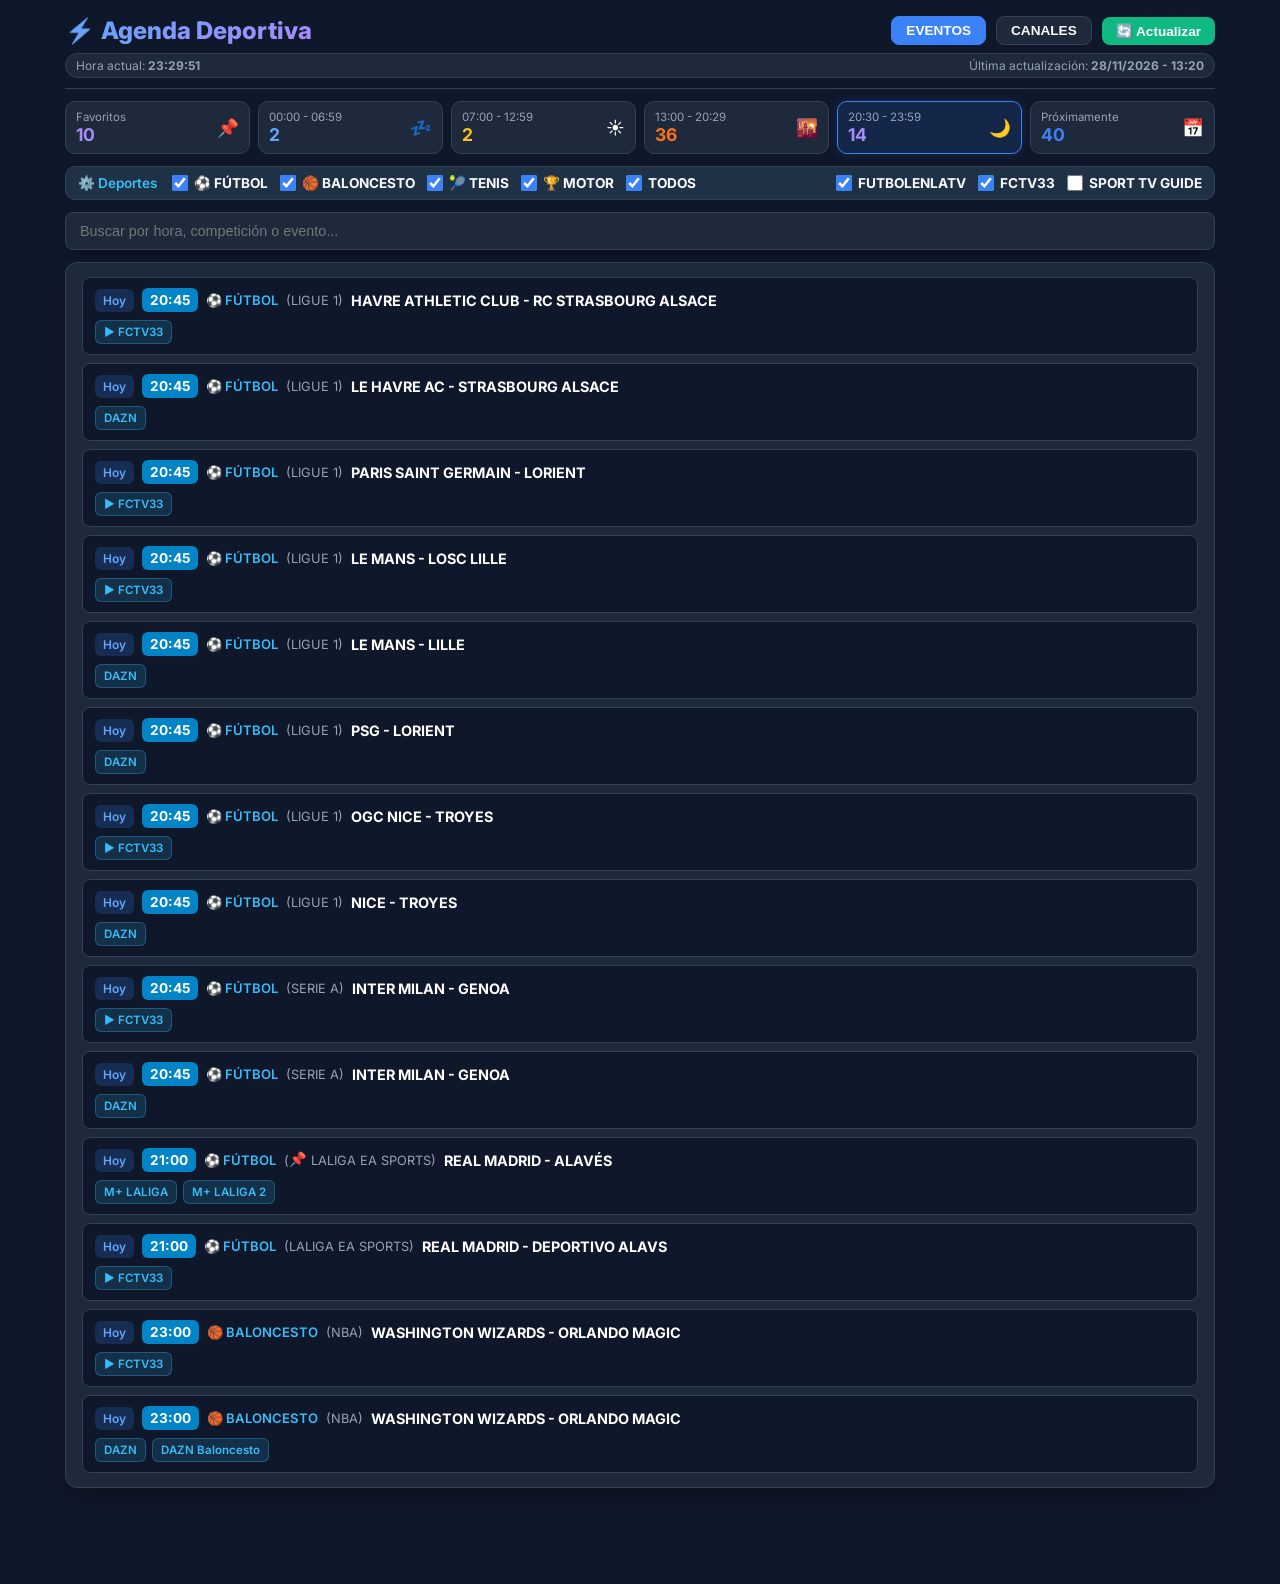
<file: index.html>
<!DOCTYPE html>
<html lang="es">
<head>
    <meta charset="UTF-8">
    <meta name="viewport" content="width=device-width, initial-scale=1.0">
    <title>Agenda Deportiva</title>
    <link href="https://fonts.googleapis.com/css2?family=Inter:wght@400;500;600;700;800&display=swap" rel="stylesheet">
    <style>
:root { --bg-color: #0f172a; --card-bg: #1e293b; --border-color: #334155; --text-main: #f8fafc; --text-muted: #94a3b8; --accent-blue: #3b82f6; }
* { box-sizing: border-box; margin: 0; padding: 0; }
body { font-family: 'Inter', sans-serif; background-color: var(--bg-color); color: var(--text-main); padding: 16px 12px; display: flex; justify-content: center; }
.container { width: 100%; max-width: 1150px; }
.sticky-panel { position: sticky; top: 0; z-index: 1000; background: var(--bg-color); padding-top: 8px; margin-top: -8px; box-shadow: 0 8px 14px -12px rgba(0,0,0,.9); }
header { display: flex; justify-content: space-between; align-items: center; margin-bottom: 12px; padding-bottom: 10px; border-bottom: 1px solid var(--border-color); flex-wrap: wrap; gap: 8px; }
h1 { font-size: 1.5rem; font-weight: 800; background: linear-gradient(135deg, #60a5fa, #a78bfa); -webkit-background-clip: text; -webkit-text-fill-color: transparent; display: flex; align-items: center; gap: 6px; }
.icon-link { text-decoration: none; display: inline-flex; align-items: center; cursor: pointer; transition: transform 0.2s; }
.icon-link:hover { transform: scale(1.15); }
.header-controls { display: flex; gap: 10px; align-items: center; flex-wrap: wrap; }
.btn-update { background: #10b981; color: white; border: none; padding: 6px 14px; border-radius: 8px; font-weight: 600; cursor: pointer; font-size: 0.85rem; transition: all 0.2s; }
.nav-tab-btn { background: var(--card-bg); color: var(--text-main); border: 1px solid var(--border-color); padding: 6px 14px; border-radius: 8px; font-weight: 600; cursor: pointer; font-size: 0.85rem; transition: all 0.2s; }
.nav-tab-btn.active { background: var(--accent-blue); color: white; border-color: var(--accent-blue); }
.last-update { font-size: 0.75rem; color: var(--text-muted); background: var(--card-bg); padding: 4px 10px; border-radius: 20px; border: 1px solid var(--border-color); width: 100%; display: flex; justify-content: space-between; align-items: center; }

.stats-grid { display: grid; grid-template-columns: repeat(auto-fit, minmax(100px, 1fr)); gap: 8px; margin-bottom: 12px; }
.stat-card { background: var(--card-bg); padding: 8px 10px; border-radius: 10px; border: 1px solid var(--border-color); display: flex; justify-content: space-between; align-items: center; cursor: pointer; transition: all 0.2s ease; }
.stat-card.active-card { border-color: var(--accent-blue); background: rgba(59, 130, 246, 0.15); box-shadow: 0 0 10px rgba(59, 130, 246, 0.2); }
.stat-card .val { font-size: 1.1rem; font-weight: 700; color: var(--accent-blue); }
.stat-card .lbl { font-size: 0.72rem; color: var(--text-muted); }

.comp-filter-panel { background: var(--card-bg); border: 1px solid var(--border-color); border-radius: 10px; margin-bottom: 12px; font-size: 0.85rem; overflow: hidden; }
.comp-filter-header { padding: 8px 12px; display: flex; justify-content: space-between; align-items: center; font-weight: 600; color: #38bdf8; background: rgba(56, 189, 248, 0.05); user-select: none; flex-wrap: wrap; gap: 8px; }
.comp-checkboxes label { display: flex; align-items: center; gap: 6px; cursor: pointer; color: var(--text-main); font-size: 0.85rem; font-weight: 700; white-space: nowrap; min-width: 0; }
.comp-checkboxes input[type="checkbox"] { accent-color: var(--accent-blue); width: 16px; height: 16px; cursor: pointer; flex: 0 0 16px; margin: 0; }

.table-card { background: var(--card-bg); border-radius: 12px; border: 1px solid var(--border-color); overflow: visible !important; box-shadow: 0 10px 25px -5px rgba(0, 0, 0, 0.3); margin-bottom: 80px; }
.events-stack { display: flex; flex-direction: column; gap: 8px; padding: 14px 16px; }

.stg-event-card { display: flex; flex-direction: column; align-items: stretch; gap: 8px; padding: 10px 12px; background: var(--bg-color); border: 1px solid var(--border-color); border-radius: 8px; scroll-margin-top: calc(var(--sticky-panel-height, 260px) + 14px); }
.stg-event-card.previous-event { background: rgba(56, 189, 248, 0.075); border-color: rgba(56, 189, 248, 0.42); border-left: 3px solid #38bdf8; }
.stg-event-card.previous-event .time-badge { background: #0369a1; box-shadow: 0 0 0 1px rgba(125, 211, 252, 0.35); }
.stg-event-title::before { content: none; }
.stg-event-card.previous-event .stg-event-title::before { content: "EN JUEGO"; display: block; color: #38bdf8; font-size: 0.62rem; font-weight: 800; letter-spacing: 0.65px; margin-bottom: 4px; }
.stg-channels-row { display: flex; gap: 6px; flex-wrap: wrap; justify-content: flex-start; align-items: center; width: 100%; }

.sport-tag { font-weight: 600; white-space: nowrap; color: #38bdf8; font-size: 0.82rem; }
.comp-meta { color: var(--text-muted); font-size: 0.8rem; }
.favorite-pin { display: inline-block; margin-right: 4px; color: #c4b5fd; font-size: 0.88rem; line-height: 1; vertical-align: 1px; }
body.favorites-view .favorite-pin { display: none; }
.date-badge { display: inline-block; background: #334155; color: #f8fafc; font-weight: 600; padding: 4px 8px; border-radius: 6px; font-size: 0.75rem; white-space: nowrap; }
.date-badge.today { background: rgba(59, 130, 246, 0.2); color: #60a5fa; border-color: rgba(59, 130, 246, 0.5); }
.time-badge { background: #0284c7; color: white; font-weight: 700; padding: 4px 8px; border-radius: 6px; font-size: 0.85rem; white-space: nowrap; display: inline-block; }
.tv-badge { display: inline-block; background: rgba(56, 189, 248, 0.15); color: #38bdf8; border: 1px solid rgba(56, 189, 248, 0.3); padding: 4px 8px; border-radius: 6px; font-size: 0.72rem; font-weight: 600; white-space: nowrap; text-decoration: none; transition: all 0.2s ease; }
.tv-badge.channel-chip-link { cursor: pointer; }
.tv-badge.channel-chip-link:hover { background: rgba(56, 189, 248, 0.3); color: #fff; }
.empty-state { text-align: center; padding: 30px; color: var(--text-muted); font-size: 1rem; }

.channels-grid { display: grid; grid-template-columns: repeat(auto-fill, minmax(220px, 1fr)); gap: 10px; padding: 16px; }
.channel-card { background: var(--card-bg); border: 1px solid var(--border-color); border-radius: 10px; padding: 12px; display: flex; align-items: center; justify-content: space-between; gap: 10px; transition: all 0.2s; }
.channel-card:hover { border-color: var(--accent-blue); background: rgba(59, 130, 246, 0.05); }
.channel-info { display: flex; align-items: center; gap: 10px; overflow: hidden; }
.channel-logo { width: 32px; height: 32px; object-fit: contain; border-radius: 4px; background: #111827; flex-shrink: 0; }
.channel-name { font-size: 0.85rem; font-weight: 600; color: var(--text-main); line-height: 1.2; display: -webkit-box; -webkit-line-clamp: 2; -webkit-box-orient: vertical; overflow: hidden; text-overflow: ellipsis; }
.channel-actions { display: flex; align-items: center; gap: 6px; }
.channel-fav-btn { background: none; border: none; font-size: 1.1rem; cursor: pointer; padding: 2px; transition: transform 0.2s; color: #64748b; }
.channel-fav-btn:hover { transform: scale(1.2); }
.channel-fav-btn.is-fav { color: #f59e0b; }
.channel-action { background: rgba(56, 189, 248, 0.15); color: #38bdf8; border: 1px solid rgba(56, 189, 248, 0.3); padding: 4px 8px; border-radius: 6px; font-size: 0.72rem; font-weight: 600; cursor: pointer; white-space: nowrap; text-decoration: none; }
.channel-action:hover { background: rgba(56, 189, 248, 0.3); color: #fff; }
.channel-action.disabled-ch { opacity: 0.55; cursor: default; color: var(--text-muted); border-color: var(--border-color); background: rgba(148, 163, 184, 0.08); }

.letter-btn { background: var(--card-bg); color: var(--text-main); border: 1px solid var(--border-color); padding: 4px 8px; border-radius: 6px; font-size: 0.75rem; font-weight: 600; cursor: pointer; transition: all 0.2s; min-width: 28px; text-align: center; }
.letter-btn.active { background: var(--accent-blue); color: white; border-color: var(--accent-blue); }
.letter-btn:hover { background: rgba(59, 130, 246, 0.3); }

#player-dialog { background: var(--card-bg); color: var(--text-main); border: 1px solid var(--border-color); border-radius: 12px; padding: 0; width: 90%; max-width: 900px; box-shadow: 0 25px 50px -12px rgba(0, 0, 0, 0.7); margin: auto; }
#player-dialog::backdrop { background: rgba(0, 0, 0, 0.8); }
.player-head { display: flex; justify-content: space-between; align-items: center; padding: 12px 16px; border-bottom: 1px solid var(--border-color); background: #111827; }
.player-body { position: relative; width: 100%; aspect-ratio: 16/9; background: #000; }

@media (max-width: 768px) {
    body { padding: 8px 4px; }
    .container { max-width: 100%; }
    header { flex-direction: column; align-items: stretch; gap: 8px; }
    .header-controls { justify-content: center; }
    .stats-grid { grid-template-columns: repeat(3, 1fr); gap: 6px; }
    .stat-card { padding: 6px 8px; }
    .stat-card .val { font-size: 0.95rem; }
    .stat-card .lbl { font-size: 0.68rem; }

    .comp-filter-header { flex-direction: column; align-items: stretch; gap: 8px; }
    .comp-filter-header > div { width: 100%; justify-content: space-between; }
    .comp-checkboxes { width: 100%; display: grid !important; grid-template-columns: repeat(2, 1fr); gap: 8px !important; }

    .table-card { margin-bottom: 60px; }
    .events-stack { padding: 10px 8px; }
    .channels-grid {
        grid-template-columns: 1fr !important;
        padding: 8px;
        gap: 6px;
    }
}
    </style>
</head>
<body>
<div class="container">
    <div class="sticky-panel" id="stickyPanel">
    <header>
        <div><h1><a href="https://daddylive.pk/" target="_blank" class="icon-link" title="Abrir DaddyLive HD">⚡</a> Agenda Deportiva</h1></div>
        <div class="header-controls">
            <button class="nav-tab-btn active" id="btn-view-futbolenlatv" onclick="switchView('futbolenlatv')">EVENTOS</button>
            <button class="nav-tab-btn" id="btn-view-channels" onclick="switchView('channels')">CANALES</button>
            <button class="btn-update" onclick="location.reload()">🔄 Actualizar</button>
        </div>
        <div class="last-update">
            <span>Hora actual: <strong id="liveClock">--:--:--</strong></span>
            <span>Última actualización: <strong>28/11/2026 - 13:20</strong></span>
        </div>
    </header>

    <div id="futbolenlatv-controls">
        <div class="stats-grid">
            <div class="stat-card active-card" id="card-favoritos" onclick="setFilter('favoritos')">
                <div><div class="lbl">Favoritos</div><div class="val" style="color:#a78bfa">0</div></div><div style="font-size:1.1rem">📌</div>
            </div>
            <div class="stat-card" id="card-madrugada" onclick="setFilter('madrugada')">
                <div><div class="lbl">00:00 - 06:59</div><div class="val" style="color:#60a5fa">0</div></div><div style="font-size:1.1rem">💤</div>
            </div>
            <div class="stat-card" id="card-manana" onclick="setFilter('manana')">
                <div><div class="lbl">07:00 - 12:59</div><div class="val" style="color:#fbbf24">0</div></div><div style="font-size:1.1rem">☀️</div>
            </div>
            <div class="stat-card" id="card-tarde" onclick="setFilter('tarde')">
                <div><div class="lbl">13:00 - 20:29</div><div class="val" style="color:#f97316">0</div></div><div style="font-size:1.1rem">🌇</div>
            </div>
            <div class="stat-card" id="card-noche" onclick="setFilter('noche')">
                <div><div class="lbl">20:30 - 23:59</div><div class="val" style="color:#a78bfa">0</div></div><div style="font-size:1.1rem">🌙</div>
            </div>
            <div class="stat-card" id="card-proximamente" onclick="setFilter('proximamente')">
                <div><div class="lbl">Próximamente</div><div class="val">0</div></div><div style="font-size:1.1rem">📅</div>
            </div>
        </div>

        <div class="comp-filter-panel">
            <div class="comp-filter-header">
                <div style="display: flex; gap: 15px; align-items: center; flex-wrap: wrap;">
                    <span>⚙️ Deportes</span>
                    <div class="comp-checkboxes" style="display: flex; gap: 12px; align-items: center; flex-wrap: wrap;">
                        <label><input type="checkbox" class="comp-chk" id="chk-futbol" value="futbol" checked onchange="handleSportChange('futbol')"> ⚽ FÚTBOL</label>
                        <label><input type="checkbox" class="comp-chk" id="chk-baloncesto" value="baloncesto" checked onchange="handleSportChange('baloncesto')"> 🏀 BALONCESTO</label>
                        <label><input type="checkbox" class="comp-chk" id="chk-tenis" value="tenis" checked onchange="handleSportChange('tenis')"> 🎾 TENIS</label>
                        <label><input type="checkbox" class="comp-chk" id="chk-motor" value="motor" checked onchange="handleSportChange('motor')"> 🏆 MOTOR</label>
                        <label><input type="checkbox" class="comp-chk" id="chk-todos" value="todos" checked onchange="handleSportChange('todos')"> TODOS</label>
                    </div>
                </div>
                <div style="display: flex; gap: 15px; align-items: center; flex-wrap: wrap;">
                    <div class="comp-checkboxes" style="display: flex; gap: 12px; align-items: center; flex-wrap: wrap;">
                        <label><input type="checkbox" class="source-chk" id="chk-futbolenlatv" value="futbolenlatv" checked onchange="handleSourceChange('futbolenlatv')"> FUTBOLENLATV</label>
                        <label><input type="checkbox" class="source-chk" id="chk-fctv33" value="fctv33" checked onchange="handleSourceChange('fctv33')"> FCTV33</label>
                        <label><input type="checkbox" class="source-chk" id="chk-cdnlive" value="cdnlive" onchange="handleSourceChange('cdnlive')"> SPORT TV GUIDE</label>
                    </div>
                </div>
            </div>
        </div>

        <div class="search-wrapper" style="position: relative; margin-bottom: 12px;">
            <input type="text" id="agendaSearch" placeholder="Buscar por hora, competición o evento..." oninput="toggleClearBtn('agendaSearch', 'clearAgendaSearch'); applyFilters()" style="width: 100%; padding: 10px 36px 10px 14px; background: var(--card-bg); border: 1px solid var(--border-color); border-radius: 8px; color: var(--text-main); font-size: 0.9rem;">
            <button type="button" id="clearAgendaSearch" onclick="clearSearchInput('agendaSearch', 'clearAgendaSearch', applyFilters)" title="Borrar búsqueda" style="display: none; position: absolute; right: 10px; top: 50%; transform: translateY(-50%); background: none; border: none; color: var(--text-muted); font-size: 1rem; font-weight: 700; cursor: pointer; padding: 2px 6px; line-height: 1;">✕</button>
        </div>
    </div>

    <div id="channels-controls" style="display: none; margin-bottom: 10px;">
        <div class="search-wrapper" style="position: relative; margin-bottom: 8px;">
            <input type="text" id="channelSearch" placeholder="Buscar canal..." oninput="toggleClearBtn('channelSearch', 'clearChannelSearch'); filterChannels()" style="width: 100%; padding: 10px 36px 10px 14px; background: var(--card-bg); border: 1px solid var(--border-color); border-radius: 8px; color: var(--text-main); font-size: 0.9rem;">
            <button type="button" id="clearChannelSearch" onclick="clearSearchInput('channelSearch', 'clearChannelSearch', filterChannels)" title="Borrar búsqueda" style="display: none; position: absolute; right: 10px; top: 50%; transform: translateY(-50%); background: none; border: none; color: var(--text-muted); font-size: 1rem; font-weight: 700; cursor: pointer; padding: 2px 6px; line-height: 1;">✕</button>
        </div>
        <div style="display: flex; flex-wrap: wrap; gap: 4px; justify-content: center;">
            <button class="letter-btn active" data-mode="FAVORITOS" onclick="filterChannelsByLetter('FAVORITOS')">⭐ Favoritos</button>
            <button class="letter-btn" data-mode="Todos" onclick="filterChannelsByLetter('Todos')">Todos</button>
            <button class="letter-btn" data-mode="#" onclick="filterChannelsByLetter('#')">#</button>
            <button class="letter-btn" data-mode="A" onclick="filterChannelsByLetter('A')">A</button>
            <button class="letter-btn" data-mode="B" onclick="filterChannelsByLetter('B')">B</button>
            <button class="letter-btn" data-mode="C" onclick="filterChannelsByLetter('C')">C</button>
            <button class="letter-btn" data-mode="D" onclick="filterChannelsByLetter('D')">D</button>
            <button class="letter-btn" data-mode="E" onclick="filterChannelsByLetter('E')">E</button>
            <button class="letter-btn" data-mode="F" onclick="filterChannelsByLetter('F')">F</button>
            <button class="letter-btn" data-mode="G" onclick="filterChannelsByLetter('G')">G</button>
            <button class="letter-btn" data-mode="H" onclick="filterChannelsByLetter('H')">H</button>
            <button class="letter-btn" data-mode="I" onclick="filterChannelsByLetter('I')">I</button>
            <button class="letter-btn" data-mode="J" onclick="filterChannelsByLetter('J')">J</button>
            <button class="letter-btn" data-mode="K" onclick="filterChannelsByLetter('K')">K</button>
            <button class="letter-btn" data-mode="L" onclick="filterChannelsByLetter('L')">L</button>
            <button class="letter-btn" data-mode="M" onclick="filterChannelsByLetter('M')">M</button>
            <button class="letter-btn" data-mode="N" onclick="filterChannelsByLetter('N')">N</button>
            <button class="letter-btn" data-mode="O" onclick="filterChannelsByLetter('O')">O</button>
            <button class="letter-btn" data-mode="P" onclick="filterChannelsByLetter('P')">P</button>
            <button class="letter-btn" data-mode="Q" onclick="filterChannelsByLetter('Q')">Q</button>
            <button class="letter-btn" data-mode="R" onclick="filterChannelsByLetter('R')">R</button>
            <button class="letter-btn" data-mode="S" onclick="filterChannelsByLetter('S')">S</button>
            <button class="letter-btn" data-mode="T" onclick="filterChannelsByLetter('T')">T</button>
            <button class="letter-btn" data-mode="U" onclick="filterChannelsByLetter('U')">U</button>
            <button class="letter-btn" data-mode="V" onclick="filterChannelsByLetter('V')">V</button>
            <button class="letter-btn" data-mode="W" onclick="filterChannelsByLetter('W')">W</button>
            <button class="letter-btn" data-mode="X" onclick="filterChannelsByLetter('X')">X</button>
            <button class="letter-btn" data-mode="Y" onclick="filterChannelsByLetter('Y')">Y</button>
            <button class="letter-btn" data-mode="Z" onclick="filterChannelsByLetter('Z')">Z</button>
        </div>
    </div>
    </div>

    <div class="table-card" id="futbolenlatv-view-container">
        <div class="events-stack" id="futbolenlatvTable">
            <div class="stg-event-card" data-date="2026-11-28" data-ts="1795824000000" data-time="01:00" data-slot="madrugada" data-sport="baloncesto" data-source="futbolenlatv" data-comp-key="nba" data-filtered="false" data-configured="true" data-search="2026 11 28 01 00 baloncesto nba new york knicks miami heat amazon prime video"><div style="display: flex; align-items: center; gap: 8px; flex-wrap: wrap;"><span class="date-badge today">Hoy</span><span class="time-badge">01:00</span><span class="sport-tag">🏀 BALONCESTO</span><span class="comp-meta">(NBA)</span><strong class="stg-event-title" style="color: #fff; font-size: 0.9rem;">NEW YORK KNICKS - MIAMI HEAT</strong></div><div class="stg-channels-row"><span class="tv-badge" title="Canal Amazon Prime Video">Amazon Prime Video</span></div></div><div class="stg-event-card" data-date="2026-11-28" data-ts="1795833000000" data-time="03:30" data-slot="madrugada" data-sport="baloncesto" data-source="futbolenlatv" data-comp-key="nba" data-filtered="false" data-configured="true" data-search="2026 11 28 03 30 baloncesto nba san antonio spurs los angeles lakers amazon prime video"><div style="display: flex; align-items: center; gap: 8px; flex-wrap: wrap;"><span class="date-badge today">Hoy</span><span class="time-badge">03:30</span><span class="sport-tag">🏀 BALONCESTO</span><span class="comp-meta">(NBA)</span><strong class="stg-event-title" style="color: #fff; font-size: 0.9rem;">SAN ANTONIO SPURS - LOS ANGELES LAKERS</strong></div><div class="stg-channels-row"><span class="tv-badge" title="Canal Amazon Prime Video">Amazon Prime Video</span></div></div><div class="stg-event-card" data-date="2026-11-28" data-ts="1795863600000" data-time="12:00" data-slot="manana" data-sport="tenis" data-source="fctv33" data-comp-key="tenis" data-filtered="false" data-configured="true" data-search="2026 11 28 12 00 tenis davis cup great britain spain"><div style="display: flex; align-items: center; gap: 8px; flex-wrap: wrap;"><span class="date-badge today">Hoy</span><span class="time-badge">12:00</span><span class="sport-tag">🎾 TENIS</span><span class="comp-meta">(DAVIS CUP)</span><strong class="stg-event-title" style="color: #fff; font-size: 0.9rem;">GREAT BRITAIN - SPAIN</strong></div><div class="stg-channels-row"><a href="https://www.fctv33go.skin/tennis/davis-cup-match-2286096/great-britain-vs-spain-11-2026.html?icg=RVM&amp;ilang=es" target="_blank" class="channel-action" title="Ver en FCTV33">▶ FCTV33</a></div></div><div class="stg-event-card" data-date="2026-11-28" data-ts="1795863600000" data-time="12:00" data-slot="manana" data-sport="tenis" data-source="futbolenlatv" data-comp-key="tenis" data-filtered="true" data-configured="true" data-search="2026 11 28 12 00 tenis davis cup finals semifinal 2 partido 1 gran bretana espana m+ vamos m+ deportes 2"><div style="display: flex; align-items: center; gap: 8px; flex-wrap: wrap;"><span class="date-badge today">Hoy</span><span class="time-badge">12:00</span><span class="sport-tag">🎾 TENIS</span><span class="comp-meta">(<span class="favorite-pin" title="Favorito" aria-label="Favorito">📌</span>DAVIS CUP FINALS)</span><strong class="stg-event-title" style="color: #fff; font-size: 0.9rem;">SEMIFINAL 2 - PARTIDO 1 - GRAN BRETAÑA - ESPAÑA</strong></div><div class="stg-channels-row"><span class="tv-badge" title="Canal M+ Vamos">M+ Vamos</span><span class="tv-badge" title="Canal M+ Deportes 2">M+ Deportes 2</span></div></div><div class="stg-event-card" data-date="2026-11-28" data-ts="1795870800000" data-time="14:00" data-slot="tarde" data-sport="tenis" data-source="futbolenlatv" data-comp-key="tenis" data-filtered="true" data-configured="true" data-search="2026 11 28 14 00 tenis davis cup finals semifinal 2 partido 2 gran bretana espana m+ vamos m+ deportes 2"><div style="display: flex; align-items: center; gap: 8px; flex-wrap: wrap;"><span class="date-badge today">Hoy</span><span class="time-badge">14:00</span><span class="sport-tag">🎾 TENIS</span><span class="comp-meta">(<span class="favorite-pin" title="Favorito" aria-label="Favorito">📌</span>DAVIS CUP FINALS)</span><strong class="stg-event-title" style="color: #fff; font-size: 0.9rem;">SEMIFINAL 2 - PARTIDO 2 - GRAN BRETAÑA - ESPAÑA</strong></div><div class="stg-channels-row"><span class="tv-badge" title="Canal M+ Vamos">M+ Vamos</span><span class="tv-badge" title="Canal M+ Deportes 2">M+ Deportes 2</span></div></div><div class="stg-event-card" data-date="2026-11-28" data-ts="1795870800000" data-time="14:00" data-slot="tarde" data-sport="futbol" data-source="fctv33" data-comp-key="laliga" data-filtered="false" data-configured="true" data-search="2026 11 28 14 00 futbol laliga ea sports real betis rayo vallecano"><div style="display: flex; align-items: center; gap: 8px; flex-wrap: wrap;"><span class="date-badge today">Hoy</span><span class="time-badge">14:00</span><span class="sport-tag">⚽ FÚTBOL</span><span class="comp-meta">(LALIGA EA SPORTS)</span><strong class="stg-event-title" style="color: #fff; font-size: 0.9rem;">REAL BETIS - RAYO VALLECANO</strong></div><div class="stg-channels-row"><a href="https://www.fctv33go.skin/football/spanish-la-liga-match-4433706/real-betis-vs-rayo-vallecano-11-2026.html?icg=RVM&amp;ilang=es" target="_blank" class="channel-action" title="Ver en FCTV33">▶ FCTV33</a></div></div><div class="stg-event-card" data-date="2026-11-28" data-ts="1795870800000" data-time="14:00" data-slot="tarde" data-sport="futbol" data-source="futbolenlatv" data-comp-key="laliga" data-filtered="false" data-configured="true" data-search="2026 11 28 14 00 futbol laliga ea sports real betis rayo vallecano m+ laliga m+ laliga 2"><div style="display: flex; align-items: center; gap: 8px; flex-wrap: wrap;"><span class="date-badge today">Hoy</span><span class="time-badge">14:00</span><span class="sport-tag">⚽ FÚTBOL</span><span class="comp-meta">(LALIGA EA SPORTS)</span><strong class="stg-event-title" style="color: #fff; font-size: 0.9rem;">REAL BETIS - RAYO VALLECANO</strong></div><div class="stg-channels-row"><span class="tv-badge" title="Canal M+ LALIGA">M+ LALIGA</span><span class="tv-badge" title="Canal M+ LALIGA 2">M+ LALIGA 2</span></div></div><div class="stg-event-card" data-date="2026-11-28" data-ts="1795874400000" data-time="15:00" data-slot="tarde" data-sport="motor" data-source="futbolenlatv" data-comp-key="motor" data-filtered="true" data-configured="true" data-search="2026 11 28 15 00 motor motogp motogp g.p. c. valenciana (ricardo tormo) sprint dazn dazn motogp movistar plus+ dazn app gratis"><div style="display: flex; align-items: center; gap: 8px; flex-wrap: wrap;"><span class="date-badge today">Hoy</span><span class="time-badge">15:00</span><span class="sport-tag">🏆 MOTOR</span><span class="comp-meta">(<span class="favorite-pin" title="Favorito" aria-label="Favorito">📌</span>MOTOGP)</span><strong class="stg-event-title" style="color: #fff; font-size: 0.9rem;">MOTOGP - G.P. C. VALENCIANA (RICARDO TORMO) - SPRINT</strong></div><div class="stg-channels-row"><span class="tv-badge" title="Canal DAZN">DAZN</span><span class="tv-badge" title="Canal DAZN MotoGP">DAZN MotoGP</span><span class="tv-badge" title="Canal Movistar Plus+">Movistar Plus+</span><span class="tv-badge" title="Canal DAZN App Gratis">DAZN App Gratis</span></div></div><div class="stg-event-card" data-date="2026-11-28" data-ts="1795874400000" data-time="15:00" data-slot="tarde" data-sport="futbol" data-source="fctv33" data-comp-key="seriea" data-filtered="false" data-configured="true" data-search="2026 11 28 15 00 futbol serie a frosinone parma"><div style="display: flex; align-items: center; gap: 8px; flex-wrap: wrap;"><span class="date-badge today">Hoy</span><span class="time-badge">15:00</span><span class="sport-tag">⚽ FÚTBOL</span><span class="comp-meta">(SERIE A)</span><strong class="stg-event-title" style="color: #fff; font-size: 0.9rem;">FROSINONE - PARMA</strong></div><div class="stg-channels-row"><a href="https://www.fctv33go.skin/football/italian-serie-a-match-4441525/frosinone-vs-parma-11-2026.html?icg=RVM&amp;ilang=es" target="_blank" class="channel-action" title="Ver en FCTV33">▶ FCTV33</a></div></div><div class="stg-event-card" data-date="2026-11-28" data-ts="1795874400000" data-time="15:00" data-slot="tarde" data-sport="futbol" data-source="futbolenlatv" data-comp-key="seriea" data-filtered="false" data-configured="true" data-search="2026 11 28 15 00 futbol serie a frosinone parma dazn"><div style="display: flex; align-items: center; gap: 8px; flex-wrap: wrap;"><span class="date-badge today">Hoy</span><span class="time-badge">15:00</span><span class="sport-tag">⚽ FÚTBOL</span><span class="comp-meta">(SERIE A)</span><strong class="stg-event-title" style="color: #fff; font-size: 0.9rem;">FROSINONE - PARMA</strong></div><div class="stg-channels-row"><span class="tv-badge" title="Canal DAZN">DAZN</span></div></div><div class="stg-event-card" data-date="2026-11-28" data-ts="1795876200000" data-time="15:30" data-slot="tarde" data-sport="futbol" data-source="futbolenlatv" data-comp-key="bundesliga" data-filtered="false" data-configured="true" data-search="2026 11 28 15 30 futbol bundesliga hamburger sv fc bayern dazn"><div style="display: flex; align-items: center; gap: 8px; flex-wrap: wrap;"><span class="date-badge today">Hoy</span><span class="time-badge">15:30</span><span class="sport-tag">⚽ FÚTBOL</span><span class="comp-meta">(BUNDESLIGA)</span><strong class="stg-event-title" style="color: #fff; font-size: 0.9rem;">HAMBURGER SV - FC BAYERN</strong></div><div class="stg-channels-row"><span class="tv-badge" title="Canal DAZN">DAZN</span></div></div><div class="stg-event-card" data-date="2026-11-28" data-ts="1795876200000" data-time="15:30" data-slot="tarde" data-sport="futbol" data-source="fctv33" data-comp-key="bundesliga" data-filtered="false" data-configured="true" data-search="2026 11 28 15 30 futbol bundesliga hamburger sv fc bayern munich"><div style="display: flex; align-items: center; gap: 8px; flex-wrap: wrap;"><span class="date-badge today">Hoy</span><span class="time-badge">15:30</span><span class="sport-tag">⚽ FÚTBOL</span><span class="comp-meta">(BUNDESLIGA)</span><strong class="stg-event-title" style="color: #fff; font-size: 0.9rem;">HAMBURGER SV - FC BAYERN MUNICH</strong></div><div class="stg-channels-row"><a href="https://www.fctv33go.skin/football/bundesliga-match-4423217/hamburger-sv-vs-fc-bayern-munich-11-2026.html?icg=RVM&amp;ilang=es" target="_blank" class="channel-action" title="Ver en FCTV33">▶ FCTV33</a></div></div><div class="stg-event-card" data-date="2026-11-28" data-ts="1795876200000" data-time="15:30" data-slot="tarde" data-sport="futbol" data-source="fctv33" data-comp-key="bundesliga" data-filtered="false" data-configured="true" data-search="2026 11 28 15 30 futbol bundesliga 1 fsv mainz 05 1 fc union berlin"><div style="display: flex; align-items: center; gap: 8px; flex-wrap: wrap;"><span class="date-badge today">Hoy</span><span class="time-badge">15:30</span><span class="sport-tag">⚽ FÚTBOL</span><span class="comp-meta">(BUNDESLIGA)</span><strong class="stg-event-title" style="color: #fff; font-size: 0.9rem;">1 FSV MAINZ 05 - 1 FC UNION BERLIN</strong></div><div class="stg-channels-row"><a href="https://www.fctv33go.skin/football/bundesliga-match-4423218/1-fsv-mainz-05-vs-1-fc-union-berlin-11-2026.html?icg=RVM&amp;ilang=es" target="_blank" class="channel-action" title="Ver en FCTV33">▶ FCTV33</a></div></div><div class="stg-event-card" data-date="2026-11-28" data-ts="1795876200000" data-time="15:30" data-slot="tarde" data-sport="futbol" data-source="futbolenlatv" data-comp-key="bundesliga" data-filtered="false" data-configured="true" data-search="2026 11 28 15 30 futbol bundesliga mainz 05 1. fc union berlin dazn"><div style="display: flex; align-items: center; gap: 8px; flex-wrap: wrap;"><span class="date-badge today">Hoy</span><span class="time-badge">15:30</span><span class="sport-tag">⚽ FÚTBOL</span><span class="comp-meta">(BUNDESLIGA)</span><strong class="stg-event-title" style="color: #fff; font-size: 0.9rem;">MAINZ 05 - 1. FC UNION BERLIN</strong></div><div class="stg-channels-row"><span class="tv-badge" title="Canal DAZN">DAZN</span></div></div><div class="stg-event-card" data-date="2026-11-28" data-ts="1795876200000" data-time="15:30" data-slot="tarde" data-sport="futbol" data-source="fctv33" data-comp-key="bundesliga" data-filtered="false" data-configured="true" data-search="2026 11 28 15 30 futbol bundesliga fc kln sv 07 elversberg"><div style="display: flex; align-items: center; gap: 8px; flex-wrap: wrap;"><span class="date-badge today">Hoy</span><span class="time-badge">15:30</span><span class="sport-tag">⚽ FÚTBOL</span><span class="comp-meta">(BUNDESLIGA)</span><strong class="stg-event-title" style="color: #fff; font-size: 0.9rem;">FC KLN - SV 07 ELVERSBERG</strong></div><div class="stg-channels-row"><a href="https://www.fctv33go.skin/football/bundesliga-match-4423206/fc-kln-vs-sv-07-elversberg-11-2026.html?icg=RVM&amp;ilang=es" target="_blank" class="channel-action" title="Ver en FCTV33">▶ FCTV33</a></div></div><div class="stg-event-card" data-date="2026-11-28" data-ts="1795876200000" data-time="15:30" data-slot="tarde" data-sport="futbol" data-source="futbolenlatv" data-comp-key="bundesliga" data-filtered="false" data-configured="true" data-search="2026 11 28 15 30 futbol bundesliga fc köln sv elversberg dazn"><div style="display: flex; align-items: center; gap: 8px; flex-wrap: wrap;"><span class="date-badge today">Hoy</span><span class="time-badge">15:30</span><span class="sport-tag">⚽ FÚTBOL</span><span class="comp-meta">(BUNDESLIGA)</span><strong class="stg-event-title" style="color: #fff; font-size: 0.9rem;">FC KÖLN - SV ELVERSBERG</strong></div><div class="stg-channels-row"><span class="tv-badge" title="Canal DAZN">DAZN</span></div></div><div class="stg-event-card" data-date="2026-11-28" data-ts="1795876200000" data-time="15:30" data-slot="tarde" data-sport="futbol" data-source="fctv33" data-comp-key="bundesliga" data-filtered="false" data-configured="true" data-search="2026 11 28 15 30 futbol bundesliga multiplex"><div style="display: flex; align-items: center; gap: 8px; flex-wrap: wrap;"><span class="date-badge today">Hoy</span><span class="time-badge">15:30</span><span class="sport-tag">⚽ FÚTBOL</span><span class="comp-meta">(BUNDESLIGA)</span><strong class="stg-event-title" style="color: #fff; font-size: 0.9rem;">MULTIPLEX</strong></div><div class="stg-channels-row"><a href="https://www.fctv33go.skin/football/bundesliga---11e-journe-match-4535373/multiplex-11-2026.html?icg=RVM&amp;ilang=es" target="_blank" class="channel-action" title="Ver en FCTV33">▶ FCTV33</a></div></div><div class="stg-event-card" data-date="2026-11-28" data-ts="1795876200000" data-time="15:30" data-slot="tarde" data-sport="futbol" data-source="fctv33" data-comp-key="bundesliga" data-filtered="false" data-configured="true" data-search="2026 11 28 15 30 futbol bundesliga sc paderborn 07 schalke 04"><div style="display: flex; align-items: center; gap: 8px; flex-wrap: wrap;"><span class="date-badge today">Hoy</span><span class="time-badge">15:30</span><span class="sport-tag">⚽ FÚTBOL</span><span class="comp-meta">(BUNDESLIGA)</span><strong class="stg-event-title" style="color: #fff; font-size: 0.9rem;">SC PADERBORN 07 - SCHALKE 04</strong></div><div class="stg-channels-row"><a href="https://www.fctv33go.skin/football/bundesliga-match-4423208/sc-paderborn-07-vs-schalke-04-11-2026.html?icg=RVM&amp;ilang=es" target="_blank" class="channel-action" title="Ver en FCTV33">▶ FCTV33</a></div></div><div class="stg-event-card" data-date="2026-11-28" data-ts="1795876200000" data-time="15:30" data-slot="tarde" data-sport="futbol" data-source="futbolenlatv" data-comp-key="bundesliga" data-filtered="false" data-configured="true" data-search="2026 11 28 15 30 futbol bundesliga paderborn 07 schalke 04 dazn"><div style="display: flex; align-items: center; gap: 8px; flex-wrap: wrap;"><span class="date-badge today">Hoy</span><span class="time-badge">15:30</span><span class="sport-tag">⚽ FÚTBOL</span><span class="comp-meta">(BUNDESLIGA)</span><strong class="stg-event-title" style="color: #fff; font-size: 0.9rem;">PADERBORN 07 - SCHALKE 04</strong></div><div class="stg-channels-row"><span class="tv-badge" title="Canal DAZN">DAZN</span></div></div><div class="stg-event-card" data-date="2026-11-28" data-ts="1795878000000" data-time="16:00" data-slot="tarde" data-sport="tenis" data-source="futbolenlatv" data-comp-key="tenis" data-filtered="true" data-configured="true" data-search="2026 11 28 16 00 tenis davis cup finals semifinal 2 partido 3 (dobles) gran bretana espana m+ vamos m+ deportes 2"><div style="display: flex; align-items: center; gap: 8px; flex-wrap: wrap;"><span class="date-badge today">Hoy</span><span class="time-badge">16:00</span><span class="sport-tag">🎾 TENIS</span><span class="comp-meta">(<span class="favorite-pin" title="Favorito" aria-label="Favorito">📌</span>DAVIS CUP FINALS)</span><strong class="stg-event-title" style="color: #fff; font-size: 0.9rem;">SEMIFINAL 2 - PARTIDO 3 (DOBLES) - GRAN BRETAÑA - ESPAÑA</strong></div><div class="stg-channels-row"><span class="tv-badge" title="Canal M+ Vamos">M+ Vamos</span><span class="tv-badge" title="Canal M+ Deportes 2">M+ Deportes 2</span></div></div><div class="stg-event-card" data-date="2026-11-28" data-ts="1795878000000" data-time="16:00" data-slot="tarde" data-sport="futbol" data-source="fctv33" data-comp-key="premier" data-filtered="false" data-configured="true" data-search="2026 11 28 16 00 futbol premier league manchester united brentford"><div style="display: flex; align-items: center; gap: 8px; flex-wrap: wrap;"><span class="date-badge today">Hoy</span><span class="time-badge">16:00</span><span class="sport-tag">⚽ FÚTBOL</span><span class="comp-meta">(PREMIER LEAGUE)</span><strong class="stg-event-title" style="color: #fff; font-size: 0.9rem;">MANCHESTER UNITED - BRENTFORD</strong></div><div class="stg-channels-row"><a href="https://www.fctv33go.skin/football/english-premier-league-match-4420370/manchester-united-vs-brentford-11-2026.html?icg=RVM&amp;ilang=es" target="_blank" class="channel-action" title="Ver en FCTV33">▶ FCTV33</a></div></div><div class="stg-event-card" data-date="2026-11-28" data-ts="1795878000000" data-time="16:00" data-slot="tarde" data-sport="futbol" data-source="futbolenlatv" data-comp-key="premier" data-filtered="false" data-configured="true" data-search="2026 11 28 16 00 futbol premier league manchester utd. brentford dazn dazn 1"><div style="display: flex; align-items: center; gap: 8px; flex-wrap: wrap;"><span class="date-badge today">Hoy</span><span class="time-badge">16:00</span><span class="sport-tag">⚽ FÚTBOL</span><span class="comp-meta">(PREMIER LEAGUE)</span><strong class="stg-event-title" style="color: #fff; font-size: 0.9rem;">MANCHESTER UTD. - BRENTFORD</strong></div><div class="stg-channels-row"><span class="tv-badge" title="Canal DAZN">DAZN</span><span class="tv-badge" title="Canal DAZN 1">DAZN 1</span></div></div><div class="stg-event-card" data-date="2026-11-28" data-ts="1795878000000" data-time="16:00" data-slot="tarde" data-sport="futbol" data-source="fctv33" data-comp-key="premier" data-filtered="false" data-configured="true" data-search="2026 11 28 16 00 futbol premier league leeds united coventry city"><div style="display: flex; align-items: center; gap: 8px; flex-wrap: wrap;"><span class="date-badge today">Hoy</span><span class="time-badge">16:00</span><span class="sport-tag">⚽ FÚTBOL</span><span class="comp-meta">(PREMIER LEAGUE)</span><strong class="stg-event-title" style="color: #fff; font-size: 0.9rem;">LEEDS UNITED - COVENTRY CITY</strong></div><div class="stg-channels-row"><a href="https://www.fctv33go.skin/football/english-premier-league-match-4420361/leeds-united-vs-coventry-city-11-2026.html?icg=RVM&amp;ilang=es" target="_blank" class="channel-action" title="Ver en FCTV33">▶ FCTV33</a></div></div><div class="stg-event-card" data-date="2026-11-28" data-ts="1795878000000" data-time="16:00" data-slot="tarde" data-sport="futbol" data-source="futbolenlatv" data-comp-key="premier" data-filtered="false" data-configured="true" data-search="2026 11 28 16 00 futbol premier league leeds utd coventry city dazn dazn 2"><div style="display: flex; align-items: center; gap: 8px; flex-wrap: wrap;"><span class="date-badge today">Hoy</span><span class="time-badge">16:00</span><span class="sport-tag">⚽ FÚTBOL</span><span class="comp-meta">(PREMIER LEAGUE)</span><strong class="stg-event-title" style="color: #fff; font-size: 0.9rem;">LEEDS UTD - COVENTRY CITY</strong></div><div class="stg-channels-row"><span class="tv-badge" title="Canal DAZN">DAZN</span><span class="tv-badge" title="Canal DAZN 2">DAZN 2</span></div></div><div class="stg-event-card" data-date="2026-11-28" data-ts="1795878900000" data-time="16:15" data-slot="tarde" data-sport="futbol" data-source="fctv33" data-comp-key="laliga" data-filtered="false" data-configured="true" data-search="2026 11 28 16 15 futbol laliga ea sports malaga athletic club"><div style="display: flex; align-items: center; gap: 8px; flex-wrap: wrap;"><span class="date-badge today">Hoy</span><span class="time-badge">16:15</span><span class="sport-tag">⚽ FÚTBOL</span><span class="comp-meta">(LALIGA EA SPORTS)</span><strong class="stg-event-title" style="color: #fff; font-size: 0.9rem;">MALAGA - ATHLETIC CLUB</strong></div><div class="stg-channels-row"><a href="https://www.fctv33go.skin/football/spanish-la-liga-match-4433708/malaga-vs-athletic-club-11-2026.html?icg=RVM&amp;ilang=es" target="_blank" class="channel-action" title="Ver en FCTV33">▶ FCTV33</a></div></div><div class="stg-event-card" data-date="2026-11-28" data-ts="1795878900000" data-time="16:15" data-slot="tarde" data-sport="futbol" data-source="futbolenlatv" data-comp-key="laliga" data-filtered="false" data-configured="true" data-search="2026 11 28 16 15 futbol laliga ea sports malaga athletic club dazn laliga dazn dazn app gratis"><div style="display: flex; align-items: center; gap: 8px; flex-wrap: wrap;"><span class="date-badge today">Hoy</span><span class="time-badge">16:15</span><span class="sport-tag">⚽ FÚTBOL</span><span class="comp-meta">(LALIGA EA SPORTS)</span><strong class="stg-event-title" style="color: #fff; font-size: 0.9rem;">MÁLAGA - ATHLETIC CLUB</strong></div><div class="stg-channels-row"><span class="tv-badge" title="Canal DAZN LaLiga">DAZN LaLiga</span><span class="tv-badge" title="Canal DAZN">DAZN</span><span class="tv-badge" title="Canal DAZN App Gratis">DAZN App Gratis</span></div></div><div class="stg-event-card" data-date="2026-11-28" data-ts="1795879800000" data-time="16:30" data-slot="tarde" data-sport="futbol" data-source="fctv33" data-comp-key="eredivisie" data-filtered="false" data-configured="true" data-search="2026 11 28 16 30 futbol eredivisie excelsior sbv sc telstar"><div style="display: flex; align-items: center; gap: 8px; flex-wrap: wrap;"><span class="date-badge today">Hoy</span><span class="time-badge">16:30</span><span class="sport-tag">⚽ FÚTBOL</span><span class="comp-meta">(EREDIVISIE)</span><strong class="stg-event-title" style="color: #fff; font-size: 0.9rem;">EXCELSIOR SBV - SC TELSTAR</strong></div><div class="stg-channels-row"><a href="https://www.fctv33go.skin/football/netherlands-eredivisie-match-4416550/excelsior-sbv-vs-sc-telstar-11-2026.html?icg=RVM&amp;ilang=es" target="_blank" class="channel-action" title="Ver en FCTV33">▶ FCTV33</a></div></div><div class="stg-event-card" data-date="2026-11-28" data-ts="1795882500000" data-time="17:15" data-slot="tarde" data-sport="futbol" data-source="futbolenlatv" data-comp-key="ligue1" data-filtered="false" data-configured="true" data-search="2026 11 28 17 15 futbol ligue 1 angers lens dazn"><div style="display: flex; align-items: center; gap: 8px; flex-wrap: wrap;"><span class="date-badge today">Hoy</span><span class="time-badge">17:15</span><span class="sport-tag">⚽ FÚTBOL</span><span class="comp-meta">(LIGUE 1)</span><strong class="stg-event-title" style="color: #fff; font-size: 0.9rem;">ANGERS - LENS</strong></div><div class="stg-channels-row"><span class="tv-badge" title="Canal DAZN">DAZN</span></div></div><div class="stg-event-card" data-date="2026-11-28" data-ts="1795882500000" data-time="17:15" data-slot="tarde" data-sport="futbol" data-source="fctv33" data-comp-key="ligue1" data-filtered="false" data-configured="true" data-search="2026 11 28 17 15 futbol ligue 1 angers sco rc lens"><div style="display: flex; align-items: center; gap: 8px; flex-wrap: wrap;"><span class="date-badge today">Hoy</span><span class="time-badge">17:15</span><span class="sport-tag">⚽ FÚTBOL</span><span class="comp-meta">(LIGUE 1)</span><strong class="stg-event-title" style="color: #fff; font-size: 0.9rem;">ANGERS SCO - RC LENS</strong></div><div class="stg-channels-row"><a href="https://www.fctv33go.skin/football/french-ligue-1-match-4430879/angers-sco-vs-rc-lens-11-2026.html?icg=RVM&amp;ilang=es" target="_blank" class="channel-action" title="Ver en FCTV33">▶ FCTV33</a></div></div><div class="stg-event-card" data-date="2026-11-28" data-ts="1795885200000" data-time="18:00" data-slot="tarde" data-sport="futbol" data-source="fctv33" data-comp-key="seriea" data-filtered="false" data-configured="true" data-search="2026 11 28 18 00 futbol serie a torino lazio"><div style="display: flex; align-items: center; gap: 8px; flex-wrap: wrap;"><span class="date-badge today">Hoy</span><span class="time-badge">18:00</span><span class="sport-tag">⚽ FÚTBOL</span><span class="comp-meta">(SERIE A)</span><strong class="stg-event-title" style="color: #fff; font-size: 0.9rem;">TORINO - LAZIO</strong></div><div class="stg-channels-row"><a href="https://www.fctv33go.skin/football/italian-serie-a-match-4441518/torino-vs-lazio-11-2026.html?icg=RVM&amp;ilang=es" target="_blank" class="channel-action" title="Ver en FCTV33">▶ FCTV33</a></div></div><div class="stg-event-card" data-date="2026-11-28" data-ts="1795885200000" data-time="18:00" data-slot="tarde" data-sport="futbol" data-source="futbolenlatv" data-comp-key="seriea" data-filtered="false" data-configured="true" data-search="2026 11 28 18 00 futbol serie a torino lazio dazn"><div style="display: flex; align-items: center; gap: 8px; flex-wrap: wrap;"><span class="date-badge today">Hoy</span><span class="time-badge">18:00</span><span class="sport-tag">⚽ FÚTBOL</span><span class="comp-meta">(SERIE A)</span><strong class="stg-event-title" style="color: #fff; font-size: 0.9rem;">TORINO - LAZIO</strong></div><div class="stg-channels-row"><span class="tv-badge" title="Canal DAZN">DAZN</span></div></div><div class="stg-event-card" data-date="2026-11-28" data-ts="1795887000000" data-time="18:30" data-slot="tarde" data-sport="futbol" data-source="futbolenlatv" data-comp-key="bundesliga" data-filtered="false" data-configured="true" data-search="2026 11 28 18 30 futbol bundesliga stuttgart eintracht frankfurt dazn"><div style="display: flex; align-items: center; gap: 8px; flex-wrap: wrap;"><span class="date-badge today">Hoy</span><span class="time-badge">18:30</span><span class="sport-tag">⚽ FÚTBOL</span><span class="comp-meta">(BUNDESLIGA)</span><strong class="stg-event-title" style="color: #fff; font-size: 0.9rem;">STUTTGART - EINTRACHT FRANKFURT</strong></div><div class="stg-channels-row"><span class="tv-badge" title="Canal DAZN">DAZN</span></div></div><div class="stg-event-card" data-date="2026-11-28" data-ts="1795887000000" data-time="18:30" data-slot="tarde" data-sport="futbol" data-source="fctv33" data-comp-key="bundesliga" data-filtered="false" data-configured="true" data-search="2026 11 28 18 30 futbol bundesliga vfb stuttgart eintracht frankfurt"><div style="display: flex; align-items: center; gap: 8px; flex-wrap: wrap;"><span class="date-badge today">Hoy</span><span class="time-badge">18:30</span><span class="sport-tag">⚽ FÚTBOL</span><span class="comp-meta">(BUNDESLIGA)</span><strong class="stg-event-title" style="color: #fff; font-size: 0.9rem;">VFB STUTTGART - EINTRACHT FRANKFURT</strong></div><div class="stg-channels-row"><a href="https://www.fctv33go.skin/football/bundesliga-match-4423209/vfb-stuttgart-vs-eintracht-frankfurt-11-2026.html?icg=RVM&amp;ilang=es" target="_blank" class="channel-action" title="Ver en FCTV33">▶ FCTV33</a></div></div><div class="stg-event-card" data-date="2026-11-28" data-ts="1795887000000" data-time="18:30" data-slot="tarde" data-sport="futbol" data-source="futbolenlatv" data-comp-key="laliga" data-filtered="false" data-configured="true" data-search="2026 11 28 18 30 futbol laliga ea sports elche at. madrid m+ laliga movistar plus+ m+ laliga 2"><div style="display: flex; align-items: center; gap: 8px; flex-wrap: wrap;"><span class="date-badge today">Hoy</span><span class="time-badge">18:30</span><span class="sport-tag">⚽ FÚTBOL</span><span class="comp-meta">(LALIGA EA SPORTS)</span><strong class="stg-event-title" style="color: #fff; font-size: 0.9rem;">ELCHE - AT. MADRID</strong></div><div class="stg-channels-row"><span class="tv-badge" title="Canal M+ LALIGA">M+ LALIGA</span><span class="tv-badge" title="Canal Movistar Plus+">Movistar Plus+</span><span class="tv-badge" title="Canal M+ LALIGA 2">M+ LALIGA 2</span></div></div><div class="stg-event-card" data-date="2026-11-28" data-ts="1795887000000" data-time="18:30" data-slot="tarde" data-sport="futbol" data-source="fctv33" data-comp-key="laliga" data-filtered="false" data-configured="true" data-search="2026 11 28 18 30 futbol laliga ea sports elche cf atletico madrid"><div style="display: flex; align-items: center; gap: 8px; flex-wrap: wrap;"><span class="date-badge today">Hoy</span><span class="time-badge">18:30</span><span class="sport-tag">⚽ FÚTBOL</span><span class="comp-meta">(LALIGA EA SPORTS)</span><strong class="stg-event-title" style="color: #fff; font-size: 0.9rem;">ELCHE CF - ATLETICO MADRID</strong></div><div class="stg-channels-row"><a href="https://www.fctv33go.skin/football/spanish-la-liga-match-4433711/elche-cf-vs-atletico-madrid-11-2026.html?icg=RVM&amp;ilang=es" target="_blank" class="channel-action" title="Ver en FCTV33">▶ FCTV33</a></div></div><div class="stg-event-card" data-date="2026-11-28" data-ts="1795887000000" data-time="18:30" data-slot="tarde" data-sport="futbol" data-source="fctv33" data-comp-key="premier" data-filtered="false" data-configured="true" data-search="2026 11 28 18 30 futbol premier league ipswich town aston villa"><div style="display: flex; align-items: center; gap: 8px; flex-wrap: wrap;"><span class="date-badge today">Hoy</span><span class="time-badge">18:30</span><span class="sport-tag">⚽ FÚTBOL</span><span class="comp-meta">(PREMIER LEAGUE)</span><strong class="stg-event-title" style="color: #fff; font-size: 0.9rem;">IPSWICH TOWN - ASTON VILLA</strong></div><div class="stg-channels-row"><a href="https://www.fctv33go.skin/football/english-premier-league-match-4420365/ipswich-town-vs-aston-villa-11-2026.html?icg=RVM&amp;ilang=es" target="_blank" class="channel-action" title="Ver en FCTV33">▶ FCTV33</a></div></div><div class="stg-event-card" data-date="2026-11-28" data-ts="1795887000000" data-time="18:30" data-slot="tarde" data-sport="futbol" data-source="futbolenlatv" data-comp-key="premier" data-filtered="false" data-configured="true" data-search="2026 11 28 18 30 futbol premier league ipswich town aston villa dazn dazn 1"><div style="display: flex; align-items: center; gap: 8px; flex-wrap: wrap;"><span class="date-badge today">Hoy</span><span class="time-badge">18:30</span><span class="sport-tag">⚽ FÚTBOL</span><span class="comp-meta">(PREMIER LEAGUE)</span><strong class="stg-event-title" style="color: #fff; font-size: 0.9rem;">IPSWICH TOWN - ASTON VILLA</strong></div><div class="stg-channels-row"><span class="tv-badge" title="Canal DAZN">DAZN</span><span class="tv-badge" title="Canal DAZN 1">DAZN 1</span></div></div><div class="stg-event-card" data-date="2026-11-28" data-ts="1795887900000" data-time="18:45" data-slot="tarde" data-sport="futbol" data-source="fctv33" data-comp-key="eredivisie" data-filtered="false" data-configured="true" data-search="2026 11 28 18 45 futbol eredivisie psv eindhoven go ahead eagles"><div style="display: flex; align-items: center; gap: 8px; flex-wrap: wrap;"><span class="date-badge today">Hoy</span><span class="time-badge">18:45</span><span class="sport-tag">⚽ FÚTBOL</span><span class="comp-meta">(EREDIVISIE)</span><strong class="stg-event-title" style="color: #fff; font-size: 0.9rem;">PSV EINDHOVEN - GO AHEAD EAGLES</strong></div><div class="stg-channels-row"><a href="https://www.fctv33go.skin/football/netherlands-eredivisie-match-4416549/psv-eindhoven-vs-go-ahead-eagles-11-2026.html?icg=RVM&amp;ilang=es" target="_blank" class="channel-action" title="Ver en FCTV33">▶ FCTV33</a></div></div><div class="stg-event-card" data-date="2026-11-28" data-ts="1795887900000" data-time="18:45" data-slot="tarde" data-sport="futbol" data-source="futbolenlatv" data-comp-key="eredivisie" data-filtered="false" data-configured="true" data-search="2026 11 28 18 45 futbol eredivisie psv eindhoven go ahead eagles dazn"><div style="display: flex; align-items: center; gap: 8px; flex-wrap: wrap;"><span class="date-badge today">Hoy</span><span class="time-badge">18:45</span><span class="sport-tag">⚽ FÚTBOL</span><span class="comp-meta">(EREDIVISIE)</span><strong class="stg-event-title" style="color: #fff; font-size: 0.9rem;">PSV EINDHOVEN - GO AHEAD EAGLES</strong></div><div class="stg-channels-row"><span class="tv-badge" title="Canal DAZN">DAZN</span></div></div><div class="stg-event-card" data-date="2026-11-28" data-ts="1795888800000" data-time="19:00" data-slot="tarde" data-sport="motor" data-source="futbolenlatv" data-comp-key="motor" data-filtered="true" data-configured="true" data-search="2026 11 28 19 00 motor formula 1 formula 1 g.p. catar (losail) clasificacion dazn dazn f1"><div style="display: flex; align-items: center; gap: 8px; flex-wrap: wrap;"><span class="date-badge today">Hoy</span><span class="time-badge">19:00</span><span class="sport-tag">🏆 MOTOR</span><span class="comp-meta">(<span class="favorite-pin" title="Favorito" aria-label="Favorito">📌</span>FÓRMULA 1)</span><strong class="stg-event-title" style="color: #fff; font-size: 0.9rem;">FÓRMULA 1 - G.P. CATAR (LOSAIL) - CLASIFICACIÓN</strong></div><div class="stg-channels-row"><span class="tv-badge" title="Canal DAZN">DAZN</span><span class="tv-badge" title="Canal DAZN F1">DAZN F1</span></div></div><div class="stg-event-card" data-date="2026-11-28" data-ts="1795895100000" data-time="20:45" data-slot="noche" data-sport="futbol" data-source="fctv33" data-comp-key="ligue1" data-filtered="false" data-configured="true" data-search="2026 11 28 20 45 futbol ligue 1 havre athletic club rc strasbourg alsace"><div style="display: flex; align-items: center; gap: 8px; flex-wrap: wrap;"><span class="date-badge today">Hoy</span><span class="time-badge">20:45</span><span class="sport-tag">⚽ FÚTBOL</span><span class="comp-meta">(LIGUE 1)</span><strong class="stg-event-title" style="color: #fff; font-size: 0.9rem;">HAVRE ATHLETIC CLUB - RC STRASBOURG ALSACE</strong></div><div class="stg-channels-row"><a href="https://www.fctv33go.skin/football/french-ligue-1-match-4430881/havre-athletic-club-vs-rc-strasbourg-alsace-11-2026.html?icg=RVM&amp;ilang=es" target="_blank" class="channel-action" title="Ver en FCTV33">▶ FCTV33</a></div></div><div class="stg-event-card" data-date="2026-11-28" data-ts="1795895100000" data-time="20:45" data-slot="noche" data-sport="futbol" data-source="futbolenlatv" data-comp-key="ligue1" data-filtered="false" data-configured="true" data-search="2026 11 28 20 45 futbol ligue 1 le havre ac strasbourg alsace dazn"><div style="display: flex; align-items: center; gap: 8px; flex-wrap: wrap;"><span class="date-badge today">Hoy</span><span class="time-badge">20:45</span><span class="sport-tag">⚽ FÚTBOL</span><span class="comp-meta">(LIGUE 1)</span><strong class="stg-event-title" style="color: #fff; font-size: 0.9rem;">LE HAVRE AC - STRASBOURG ALSACE</strong></div><div class="stg-channels-row"><span class="tv-badge" title="Canal DAZN">DAZN</span></div></div><div class="stg-event-card" data-date="2026-11-28" data-ts="1795895100000" data-time="20:45" data-slot="noche" data-sport="futbol" data-source="fctv33" data-comp-key="ligue1" data-filtered="false" data-configured="true" data-search="2026 11 28 20 45 futbol ligue 1 paris saint germain lorient"><div style="display: flex; align-items: center; gap: 8px; flex-wrap: wrap;"><span class="date-badge today">Hoy</span><span class="time-badge">20:45</span><span class="sport-tag">⚽ FÚTBOL</span><span class="comp-meta">(LIGUE 1)</span><strong class="stg-event-title" style="color: #fff; font-size: 0.9rem;">PARIS SAINT GERMAIN - LORIENT</strong></div><div class="stg-channels-row"><a href="https://www.fctv33go.skin/football/french-ligue-1-match-4430870/paris-saint-germain-vs-lorient-11-2026.html?icg=RVM&amp;ilang=es" target="_blank" class="channel-action" title="Ver en FCTV33">▶ FCTV33</a></div></div><div class="stg-event-card" data-date="2026-11-28" data-ts="1795895100000" data-time="20:45" data-slot="noche" data-sport="futbol" data-source="fctv33" data-comp-key="ligue1" data-filtered="false" data-configured="true" data-search="2026 11 28 20 45 futbol ligue 1 le mans losc lille"><div style="display: flex; align-items: center; gap: 8px; flex-wrap: wrap;"><span class="date-badge today">Hoy</span><span class="time-badge">20:45</span><span class="sport-tag">⚽ FÚTBOL</span><span class="comp-meta">(LIGUE 1)</span><strong class="stg-event-title" style="color: #fff; font-size: 0.9rem;">LE MANS - LOSC LILLE</strong></div><div class="stg-channels-row"><a href="https://www.fctv33go.skin/football/french-ligue-1-match-4430874/le-mans-vs-losc-lille-11-2026.html?icg=RVM&amp;ilang=es" target="_blank" class="channel-action" title="Ver en FCTV33">▶ FCTV33</a></div></div><div class="stg-event-card" data-date="2026-11-28" data-ts="1795895100000" data-time="20:45" data-slot="noche" data-sport="futbol" data-source="futbolenlatv" data-comp-key="ligue1" data-filtered="false" data-configured="true" data-search="2026 11 28 20 45 futbol ligue 1 le mans lille dazn"><div style="display: flex; align-items: center; gap: 8px; flex-wrap: wrap;"><span class="date-badge today">Hoy</span><span class="time-badge">20:45</span><span class="sport-tag">⚽ FÚTBOL</span><span class="comp-meta">(LIGUE 1)</span><strong class="stg-event-title" style="color: #fff; font-size: 0.9rem;">LE MANS - LILLE</strong></div><div class="stg-channels-row"><span class="tv-badge" title="Canal DAZN">DAZN</span></div></div><div class="stg-event-card" data-date="2026-11-28" data-ts="1795895100000" data-time="20:45" data-slot="noche" data-sport="futbol" data-source="futbolenlatv" data-comp-key="ligue1" data-filtered="false" data-configured="true" data-search="2026 11 28 20 45 futbol ligue 1 psg lorient dazn"><div style="display: flex; align-items: center; gap: 8px; flex-wrap: wrap;"><span class="date-badge today">Hoy</span><span class="time-badge">20:45</span><span class="sport-tag">⚽ FÚTBOL</span><span class="comp-meta">(LIGUE 1)</span><strong class="stg-event-title" style="color: #fff; font-size: 0.9rem;">PSG - LORIENT</strong></div><div class="stg-channels-row"><span class="tv-badge" title="Canal DAZN">DAZN</span></div></div><div class="stg-event-card" data-date="2026-11-28" data-ts="1795895100000" data-time="20:45" data-slot="noche" data-sport="futbol" data-source="fctv33" data-comp-key="ligue1" data-filtered="false" data-configured="true" data-search="2026 11 28 20 45 futbol ligue 1 ogc nice troyes"><div style="display: flex; align-items: center; gap: 8px; flex-wrap: wrap;"><span class="date-badge today">Hoy</span><span class="time-badge">20:45</span><span class="sport-tag">⚽ FÚTBOL</span><span class="comp-meta">(LIGUE 1)</span><strong class="stg-event-title" style="color: #fff; font-size: 0.9rem;">OGC NICE - TROYES</strong></div><div class="stg-channels-row"><a href="https://www.fctv33go.skin/football/french-ligue-1-match-4430871/ogc-nice-vs-troyes-11-2026.html?icg=RVM&amp;ilang=es" target="_blank" class="channel-action" title="Ver en FCTV33">▶ FCTV33</a></div></div><div class="stg-event-card" data-date="2026-11-28" data-ts="1795895100000" data-time="20:45" data-slot="noche" data-sport="futbol" data-source="futbolenlatv" data-comp-key="ligue1" data-filtered="false" data-configured="true" data-search="2026 11 28 20 45 futbol ligue 1 nice troyes dazn"><div style="display: flex; align-items: center; gap: 8px; flex-wrap: wrap;"><span class="date-badge today">Hoy</span><span class="time-badge">20:45</span><span class="sport-tag">⚽ FÚTBOL</span><span class="comp-meta">(LIGUE 1)</span><strong class="stg-event-title" style="color: #fff; font-size: 0.9rem;">NICE - TROYES</strong></div><div class="stg-channels-row"><span class="tv-badge" title="Canal DAZN">DAZN</span></div></div><div class="stg-event-card" data-date="2026-11-28" data-ts="1795895100000" data-time="20:45" data-slot="noche" data-sport="futbol" data-source="fctv33" data-comp-key="seriea" data-filtered="false" data-configured="true" data-search="2026 11 28 20 45 futbol serie a inter milan genoa"><div style="display: flex; align-items: center; gap: 8px; flex-wrap: wrap;"><span class="date-badge today">Hoy</span><span class="time-badge">20:45</span><span class="sport-tag">⚽ FÚTBOL</span><span class="comp-meta">(SERIE A)</span><strong class="stg-event-title" style="color: #fff; font-size: 0.9rem;">INTER MILAN - GENOA</strong></div><div class="stg-channels-row"><a href="https://www.fctv33go.skin/football/italian-serie-a-match-4441516/inter-milan-vs-genoa-11-2026.html?icg=RVM&amp;ilang=es" target="_blank" class="channel-action" title="Ver en FCTV33">▶ FCTV33</a></div></div><div class="stg-event-card" data-date="2026-11-28" data-ts="1795895100000" data-time="20:45" data-slot="noche" data-sport="futbol" data-source="futbolenlatv" data-comp-key="seriea" data-filtered="false" data-configured="true" data-search="2026 11 28 20 45 futbol serie a inter milan genoa dazn"><div style="display: flex; align-items: center; gap: 8px; flex-wrap: wrap;"><span class="date-badge today">Hoy</span><span class="time-badge">20:45</span><span class="sport-tag">⚽ FÚTBOL</span><span class="comp-meta">(SERIE A)</span><strong class="stg-event-title" style="color: #fff; font-size: 0.9rem;">INTER MILAN - GENOA</strong></div><div class="stg-channels-row"><span class="tv-badge" title="Canal DAZN">DAZN</span></div></div><div class="stg-event-card" data-date="2026-11-28" data-ts="1795896000000" data-time="21:00" data-slot="noche" data-sport="futbol" data-source="futbolenlatv" data-comp-key="laliga" data-filtered="true" data-configured="true" data-search="2026 11 28 21 00 futbol laliga ea sports real madrid alaves m+ laliga m+ laliga 2"><div style="display: flex; align-items: center; gap: 8px; flex-wrap: wrap;"><span class="date-badge today">Hoy</span><span class="time-badge">21:00</span><span class="sport-tag">⚽ FÚTBOL</span><span class="comp-meta">(<span class="favorite-pin" title="Favorito" aria-label="Favorito">📌</span>LALIGA EA SPORTS)</span><strong class="stg-event-title" style="color: #fff; font-size: 0.9rem;">REAL MADRID - ALAVÉS</strong></div><div class="stg-channels-row"><span class="tv-badge" title="Canal M+ LALIGA">M+ LALIGA</span><span class="tv-badge" title="Canal M+ LALIGA 2">M+ LALIGA 2</span></div></div><div class="stg-event-card" data-date="2026-11-28" data-ts="1795896000000" data-time="21:00" data-slot="noche" data-sport="futbol" data-source="fctv33" data-comp-key="laliga" data-filtered="false" data-configured="true" data-search="2026 11 28 21 00 futbol laliga ea sports real madrid deportivo alavs"><div style="display: flex; align-items: center; gap: 8px; flex-wrap: wrap;"><span class="date-badge today">Hoy</span><span class="time-badge">21:00</span><span class="sport-tag">⚽ FÚTBOL</span><span class="comp-meta">(LALIGA EA SPORTS)</span><strong class="stg-event-title" style="color: #fff; font-size: 0.9rem;">REAL MADRID - DEPORTIVO ALAVS</strong></div><div class="stg-channels-row"><a href="https://www.fctv33go.skin/football/spanish-la-liga-match-4433709/real-madrid-vs-deportivo-alavs-11-2026.html?icg=RVM&amp;ilang=es" target="_blank" class="channel-action" title="Ver en FCTV33">▶ FCTV33</a></div></div><div class="stg-event-card" data-date="2026-11-28" data-ts="1795903200000" data-time="23:00" data-slot="noche" data-sport="baloncesto" data-source="fctv33" data-comp-key="nba" data-filtered="false" data-configured="true" data-search="2026 11 28 23 00 baloncesto nba washington wizards orlando magic"><div style="display: flex; align-items: center; gap: 8px; flex-wrap: wrap;"><span class="date-badge today">Hoy</span><span class="time-badge">23:00</span><span class="sport-tag">🏀 BALONCESTO</span><span class="comp-meta">(NBA)</span><strong class="stg-event-title" style="color: #fff; font-size: 0.9rem;">WASHINGTON WIZARDS - ORLANDO MAGIC</strong></div><div class="stg-channels-row"><a href="https://www.fctv33go.skin/basketball/national-basketball-association-match-2284029/washington-wizards-vs-orlando-magic-11-2026.html?icg=RVM&amp;ilang=es" target="_blank" class="channel-action" title="Ver en FCTV33">▶ FCTV33</a></div></div><div class="stg-event-card" data-date="2026-11-28" data-ts="1795903200000" data-time="23:00" data-slot="noche" data-sport="baloncesto" data-source="futbolenlatv" data-comp-key="nba" data-filtered="false" data-configured="true" data-search="2026 11 28 23 00 baloncesto nba washington wizards orlando magic dazn dazn baloncesto"><div style="display: flex; align-items: center; gap: 8px; flex-wrap: wrap;"><span class="date-badge today">Hoy</span><span class="time-badge">23:00</span><span class="sport-tag">🏀 BALONCESTO</span><span class="comp-meta">(NBA)</span><strong class="stg-event-title" style="color: #fff; font-size: 0.9rem;">WASHINGTON WIZARDS - ORLANDO MAGIC</strong></div><div class="stg-channels-row"><span class="tv-badge" title="Canal DAZN">DAZN</span><span class="tv-badge" title="Canal DAZN Baloncesto">DAZN Baloncesto</span></div></div><div class="stg-event-card" data-date="2026-11-29" data-ts="1795906800000" data-time="00:00" data-slot="madrugada" data-sport="baloncesto" data-source="fctv33" data-comp-key="nba" data-filtered="false" data-configured="true" data-search="2026 11 29 00 00 baloncesto nba charlotte hornets brooklyn nets"><div style="display: flex; align-items: center; gap: 8px; flex-wrap: wrap;"><span class="date-badge">29/11</span><span class="time-badge">00:00</span><span class="sport-tag">🏀 BALONCESTO</span><span class="comp-meta">(NBA)</span><strong class="stg-event-title" style="color: #fff; font-size: 0.9rem;">CHARLOTTE HORNETS - BROOKLYN NETS</strong></div><div class="stg-channels-row"><a href="https://www.fctv33go.skin/basketball/national-basketball-association-match-2284036/charlotte-hornets-vs-brooklyn-nets-11-2026.html?icg=RVM&amp;ilang=es" target="_blank" class="channel-action" title="Ver en FCTV33">▶ FCTV33</a></div></div><div class="stg-event-card" data-date="2026-11-29" data-ts="1795914000000" data-time="02:00" data-slot="madrugada" data-sport="baloncesto" data-source="fctv33" data-comp-key="nba" data-filtered="false" data-configured="true" data-search="2026 11 29 02 00 baloncesto nba milwaukee bucks oklahoma city thunder"><div style="display: flex; align-items: center; gap: 8px; flex-wrap: wrap;"><span class="date-badge">29/11</span><span class="time-badge">02:00</span><span class="sport-tag">🏀 BALONCESTO</span><span class="comp-meta">(NBA)</span><strong class="stg-event-title" style="color: #fff; font-size: 0.9rem;">MILWAUKEE BUCKS - OKLAHOMA CITY THUNDER</strong></div><div class="stg-channels-row"><a href="https://www.fctv33go.skin/basketball/national-basketball-association-match-2284056/milwaukee-bucks-vs-oklahoma-city-thunder-11-2026.html?icg=RVM&amp;ilang=es" target="_blank" class="channel-action" title="Ver en FCTV33">▶ FCTV33</a></div></div><div class="stg-event-card" data-date="2026-11-29" data-ts="1795914000000" data-time="02:00" data-slot="madrugada" data-sport="baloncesto" data-source="fctv33" data-comp-key="nba" data-filtered="false" data-configured="true" data-search="2026 11 29 02 00 baloncesto nba chicago bulls indiana pacers"><div style="display: flex; align-items: center; gap: 8px; flex-wrap: wrap;"><span class="date-badge">29/11</span><span class="time-badge">02:00</span><span class="sport-tag">🏀 BALONCESTO</span><span class="comp-meta">(NBA)</span><strong class="stg-event-title" style="color: #fff; font-size: 0.9rem;">CHICAGO BULLS - INDIANA PACERS</strong></div><div class="stg-channels-row"><a href="https://www.fctv33go.skin/basketball/national-basketball-association-match-2284055/chicago-bulls-vs-indiana-pacers-11-2026.html?icg=RVM&amp;ilang=es" target="_blank" class="channel-action" title="Ver en FCTV33">▶ FCTV33</a></div></div><div class="stg-event-card" data-date="2026-11-29" data-ts="1795915800000" data-time="02:30" data-slot="madrugada" data-sport="baloncesto" data-source="fctv33" data-comp-key="nba" data-filtered="false" data-configured="true" data-search="2026 11 29 02 30 baloncesto nba houston rockets philadelphia 76ers"><div style="display: flex; align-items: center; gap: 8px; flex-wrap: wrap;"><span class="date-badge">29/11</span><span class="time-badge">02:30</span><span class="sport-tag">🏀 BALONCESTO</span><span class="comp-meta">(NBA)</span><strong class="stg-event-title" style="color: #fff; font-size: 0.9rem;">HOUSTON ROCKETS - PHILADELPHIA 76ERS</strong></div><div class="stg-channels-row"><a href="https://www.fctv33go.skin/basketball/national-basketball-association-match-2284060/houston-rockets-vs-philadelphia-76ers-11-2026.html?icg=RVM&amp;ilang=es" target="_blank" class="channel-action" title="Ver en FCTV33">▶ FCTV33</a></div></div><div class="stg-event-card" data-date="2026-11-29" data-ts="1795951800000" data-time="12:30" data-slot="manana" data-sport="futbol" data-source="fctv33" data-comp-key="seriea" data-filtered="false" data-configured="true" data-search="2026 11 29 12 30 futbol serie a udinese fiorentina"><div style="display: flex; align-items: center; gap: 8px; flex-wrap: wrap;"><span class="date-badge">29/11</span><span class="time-badge">12:30</span><span class="sport-tag">⚽ FÚTBOL</span><span class="comp-meta">(SERIE A)</span><strong class="stg-event-title" style="color: #fff; font-size: 0.9rem;">UDINESE - FIORENTINA</strong></div><div class="stg-channels-row"><a href="https://www.fctv33go.skin/football/italian-serie-a-match-4441514/udinese-vs-fiorentina-11-2026.html?icg=RVM&amp;ilang=es" target="_blank" class="channel-action" title="Ver en FCTV33">▶ FCTV33</a></div></div><div class="stg-event-card" data-date="2026-11-29" data-ts="1795951800000" data-time="12:30" data-slot="manana" data-sport="futbol" data-source="futbolenlatv" data-comp-key="seriea" data-filtered="false" data-configured="true" data-search="2026 11 29 12 30 futbol serie a udinese fiorentina dazn"><div style="display: flex; align-items: center; gap: 8px; flex-wrap: wrap;"><span class="date-badge">29/11</span><span class="time-badge">12:30</span><span class="sport-tag">⚽ FÚTBOL</span><span class="comp-meta">(SERIE A)</span><strong class="stg-event-title" style="color: #fff; font-size: 0.9rem;">UDINESE - FIORENTINA</strong></div><div class="stg-channels-row"><span class="tv-badge" title="Canal DAZN">DAZN</span></div></div><div class="stg-event-card" data-date="2026-11-29" data-ts="1795953600000" data-time="13:00" data-slot="tarde" data-sport="futbol" data-source="futbolenlatv" data-comp-key="premier" data-filtered="false" data-configured="true" data-search="2026 11 29 13 00 futbol premier league everton liverpool dazn dazn 1"><div style="display: flex; align-items: center; gap: 8px; flex-wrap: wrap;"><span class="date-badge">29/11</span><span class="time-badge">13:00</span><span class="sport-tag">⚽ FÚTBOL</span><span class="comp-meta">(PREMIER LEAGUE)</span><strong class="stg-event-title" style="color: #fff; font-size: 0.9rem;">EVERTON - LIVERPOOL</strong></div><div class="stg-channels-row"><span class="tv-badge" title="Canal DAZN">DAZN</span><span class="tv-badge" title="Canal DAZN 1">DAZN 1</span></div></div><div class="stg-event-card" data-date="2026-11-29" data-ts="1795957200000" data-time="14:00" data-slot="tarde" data-sport="futbol" data-source="futbolenlatv" data-comp-key="laliga" data-filtered="false" data-configured="true" data-search="2026 11 29 14 00 futbol laliga ea sports valencia cf osasuna dazn laliga 2 dazn"><div style="display: flex; align-items: center; gap: 8px; flex-wrap: wrap;"><span class="date-badge">29/11</span><span class="time-badge">14:00</span><span class="sport-tag">⚽ FÚTBOL</span><span class="comp-meta">(LALIGA EA SPORTS)</span><strong class="stg-event-title" style="color: #fff; font-size: 0.9rem;">VALENCIA CF - OSASUNA</strong></div><div class="stg-channels-row"><span class="tv-badge" title="Canal DAZN LaLiga 2">DAZN LaLiga 2</span><span class="tv-badge" title="Canal DAZN">DAZN</span></div></div><div class="stg-event-card" data-date="2026-11-29" data-ts="1795957200000" data-time="14:00" data-slot="tarde" data-sport="motor" data-source="futbolenlatv" data-comp-key="motor" data-filtered="true" data-configured="true" data-search="2026 11 29 14 00 motor motogp motogp g.p. c. valenciana (ricardo tormo) carrera dazn dazn motogp movistar plus+ dazn app gratis telecinco"><div style="display: flex; align-items: center; gap: 8px; flex-wrap: wrap;"><span class="date-badge">29/11</span><span class="time-badge">14:00</span><span class="sport-tag">🏆 MOTOR</span><span class="comp-meta">(<span class="favorite-pin" title="Favorito" aria-label="Favorito">📌</span>MOTOGP)</span><strong class="stg-event-title" style="color: #fff; font-size: 0.9rem;">MOTOGP - G.P. C. VALENCIANA (RICARDO TORMO) - CARRERA</strong></div><div class="stg-channels-row"><span class="tv-badge" title="Canal DAZN">DAZN</span><span class="tv-badge" title="Canal DAZN MotoGP">DAZN MotoGP</span><span class="tv-badge" title="Canal Movistar Plus+">Movistar Plus+</span><span class="tv-badge" title="Canal DAZN App Gratis">DAZN App Gratis</span><span class="tv-badge" title="Canal Telecinco">Telecinco</span></div></div><div class="stg-event-card" data-date="2026-11-29" data-ts="1795959000000" data-time="14:30" data-slot="tarde" data-sport="futbol" data-source="futbolenlatv" data-comp-key="eredivisie" data-filtered="false" data-configured="true" data-search="2026 11 29 14 30 futbol eredivisie feyenoord ajax dazn"><div style="display: flex; align-items: center; gap: 8px; flex-wrap: wrap;"><span class="date-badge">29/11</span><span class="time-badge">14:30</span><span class="sport-tag">⚽ FÚTBOL</span><span class="comp-meta">(EREDIVISIE)</span><strong class="stg-event-title" style="color: #fff; font-size: 0.9rem;">FEYENOORD - AJAX</strong></div><div class="stg-channels-row"><span class="tv-badge" title="Canal DAZN">DAZN</span></div></div><div class="stg-event-card" data-date="2026-11-29" data-ts="1795960800000" data-time="15:00" data-slot="tarde" data-sport="otros" data-source="futbolenlatv" data-comp-key="other_movistar" data-filtered="true" data-configured="true" data-search="2026 11 29 15 00 otros davis cup finals final movistar plus+ m+ deportes 2"><div style="display: flex; align-items: center; gap: 8px; flex-wrap: wrap;"><span class="date-badge">29/11</span><span class="time-badge">15:00</span><span class="sport-tag">📺 OTROS</span><span class="comp-meta">(<span class="favorite-pin" title="Favorito" aria-label="Favorito">📌</span>DAVIS CUP FINALS)</span><strong class="stg-event-title" style="color: #fff; font-size: 0.9rem;">FINAL</strong></div><div class="stg-channels-row"><span class="tv-badge" title="Canal Movistar Plus+">Movistar Plus+</span><span class="tv-badge" title="Canal M+ Deportes 2">M+ Deportes 2</span></div></div><div class="stg-event-card" data-date="2026-11-29" data-ts="1795960800000" data-time="15:00" data-slot="tarde" data-sport="futbol" data-source="futbolenlatv" data-comp-key="ligue1" data-filtered="false" data-configured="true" data-search="2026 11 29 15 00 futbol ligue 1 auxerre o. marseille dazn"><div style="display: flex; align-items: center; gap: 8px; flex-wrap: wrap;"><span class="date-badge">29/11</span><span class="time-badge">15:00</span><span class="sport-tag">⚽ FÚTBOL</span><span class="comp-meta">(LIGUE 1)</span><strong class="stg-event-title" style="color: #fff; font-size: 0.9rem;">AUXERRE - O. MARSEILLE</strong></div><div class="stg-channels-row"><span class="tv-badge" title="Canal DAZN">DAZN</span></div></div><div class="stg-event-card" data-date="2026-11-29" data-ts="1795960800000" data-time="15:00" data-slot="tarde" data-sport="futbol" data-source="futbolenlatv" data-comp-key="seriea" data-filtered="false" data-configured="true" data-search="2026 11 29 15 00 futbol serie a sassuolo napoli dazn m+ vamos m+ liga de campeones"><div style="display: flex; align-items: center; gap: 8px; flex-wrap: wrap;"><span class="date-badge">29/11</span><span class="time-badge">15:00</span><span class="sport-tag">⚽ FÚTBOL</span><span class="comp-meta">(SERIE A)</span><strong class="stg-event-title" style="color: #fff; font-size: 0.9rem;">SASSUOLO - NAPOLI</strong></div><div class="stg-channels-row"><span class="tv-badge" title="Canal DAZN">DAZN</span><span class="tv-badge" title="Canal M+ Vamos">M+ Vamos</span><span class="tv-badge" title="Canal M+ Liga de Campeones">M+ Liga de Campeones</span></div></div><div class="stg-event-card" data-date="2026-11-29" data-ts="1795961100000" data-time="15:05" data-slot="tarde" data-sport="futbol" data-source="futbolenlatv" data-comp-key="premier" data-filtered="false" data-configured="true" data-search="2026 11 29 15 05 futbol premier league fulham bournemouth dazn dazn 1"><div style="display: flex; align-items: center; gap: 8px; flex-wrap: wrap;"><span class="date-badge">29/11</span><span class="time-badge">15:05</span><span class="sport-tag">⚽ FÚTBOL</span><span class="comp-meta">(PREMIER LEAGUE)</span><strong class="stg-event-title" style="color: #fff; font-size: 0.9rem;">FULHAM - BOURNEMOUTH</strong></div><div class="stg-channels-row"><span class="tv-badge" title="Canal DAZN">DAZN</span><span class="tv-badge" title="Canal DAZN 1">DAZN 1</span></div></div><div class="stg-event-card" data-date="2026-11-29" data-ts="1795961100000" data-time="15:05" data-slot="tarde" data-sport="futbol" data-source="futbolenlatv" data-comp-key="premier" data-filtered="false" data-configured="true" data-search="2026 11 29 15 05 futbol premier league brighton newcastle dazn dazn 2"><div style="display: flex; align-items: center; gap: 8px; flex-wrap: wrap;"><span class="date-badge">29/11</span><span class="time-badge">15:05</span><span class="sport-tag">⚽ FÚTBOL</span><span class="comp-meta">(PREMIER LEAGUE)</span><strong class="stg-event-title" style="color: #fff; font-size: 0.9rem;">BRIGHTON - NEWCASTLE</strong></div><div class="stg-channels-row"><span class="tv-badge" title="Canal DAZN">DAZN</span><span class="tv-badge" title="Canal DAZN 2">DAZN 2</span></div></div><div class="stg-event-card" data-date="2026-11-29" data-ts="1795961100000" data-time="15:05" data-slot="tarde" data-sport="futbol" data-source="futbolenlatv" data-comp-key="premier" data-filtered="false" data-configured="true" data-search="2026 11 29 15 05 futbol premier league crystal palace hull city dazn dazn 4"><div style="display: flex; align-items: center; gap: 8px; flex-wrap: wrap;"><span class="date-badge">29/11</span><span class="time-badge">15:05</span><span class="sport-tag">⚽ FÚTBOL</span><span class="comp-meta">(PREMIER LEAGUE)</span><strong class="stg-event-title" style="color: #fff; font-size: 0.9rem;">CRYSTAL PALACE - HULL CITY</strong></div><div class="stg-channels-row"><span class="tv-badge" title="Canal DAZN">DAZN</span><span class="tv-badge" title="Canal DAZN 4">DAZN 4</span></div></div><div class="stg-event-card" data-date="2026-11-29" data-ts="1795961100000" data-time="15:05" data-slot="tarde" data-sport="futbol" data-source="futbolenlatv" data-comp-key="premier" data-filtered="false" data-configured="true" data-search="2026 11 29 15 05 futbol premier league sunderland tottenham dazn"><div style="display: flex; align-items: center; gap: 8px; flex-wrap: wrap;"><span class="date-badge">29/11</span><span class="time-badge">15:05</span><span class="sport-tag">⚽ FÚTBOL</span><span class="comp-meta">(PREMIER LEAGUE)</span><strong class="stg-event-title" style="color: #fff; font-size: 0.9rem;">SUNDERLAND - TOTTENHAM</strong></div><div class="stg-channels-row"><span class="tv-badge" title="Canal DAZN">DAZN</span></div></div><div class="stg-event-card" data-date="2026-11-29" data-ts="1795962600000" data-time="15:30" data-slot="tarde" data-sport="futbol" data-source="futbolenlatv" data-comp-key="bundesliga" data-filtered="false" data-configured="true" data-search="2026 11 29 15 30 futbol bundesliga freiburg rb leipzig dazn"><div style="display: flex; align-items: center; gap: 8px; flex-wrap: wrap;"><span class="date-badge">29/11</span><span class="time-badge">15:30</span><span class="sport-tag">⚽ FÚTBOL</span><span class="comp-meta">(BUNDESLIGA)</span><strong class="stg-event-title" style="color: #fff; font-size: 0.9rem;">FREIBURG - RB LEIPZIG</strong></div><div class="stg-channels-row"><span class="tv-badge" title="Canal DAZN">DAZN</span></div></div><div class="stg-event-card" data-date="2026-11-29" data-ts="1795964400000" data-time="16:00" data-slot="tarde" data-sport="futbol" data-source="futbolenlatv" data-comp-key="other_football" data-filtered="true" data-configured="true" data-search="2026 11 29 16 00 futbol espana primera federacion rayo majadahonda rm castilla primera federacion dazn"><div style="display: flex; align-items: center; gap: 8px; flex-wrap: wrap;"><span class="date-badge">29/11</span><span class="time-badge">16:00</span><span class="sport-tag">⚽ FÚTBOL</span><span class="comp-meta">(<span class="favorite-pin" title="Favorito" aria-label="Favorito">📌</span>ESPAÑA - PRIMERA FEDERACIÓN)</span><strong class="stg-event-title" style="color: #fff; font-size: 0.9rem;">RAYO MAJADAHONDA - RM CASTILLA</strong></div><div class="stg-channels-row"><span class="tv-badge" title="Canal Primera Federación">Primera Federación</span><span class="tv-badge" title="Canal DAZN">DAZN</span></div></div><div class="stg-event-card" data-date="2026-11-29" data-ts="1795965300000" data-time="16:15" data-slot="tarde" data-sport="futbol" data-source="futbolenlatv" data-comp-key="laliga" data-filtered="false" data-configured="true" data-search="2026 11 29 16 15 futbol laliga ea sports deportivo fc barcelona dazn laliga dazn"><div style="display: flex; align-items: center; gap: 8px; flex-wrap: wrap;"><span class="date-badge">29/11</span><span class="time-badge">16:15</span><span class="sport-tag">⚽ FÚTBOL</span><span class="comp-meta">(LALIGA EA SPORTS)</span><strong class="stg-event-title" style="color: #fff; font-size: 0.9rem;">DEPORTIVO - FC BARCELONA</strong></div><div class="stg-channels-row"><span class="tv-badge" title="Canal DAZN LaLiga">DAZN LaLiga</span><span class="tv-badge" title="Canal DAZN">DAZN</span></div></div><div class="stg-event-card" data-date="2026-11-29" data-ts="1795967100000" data-time="16:45" data-slot="tarde" data-sport="futbol" data-source="futbolenlatv" data-comp-key="eredivisie" data-filtered="false" data-configured="true" data-search="2026 11 29 16 45 futbol eredivisie pec zwolle az alkmaar dazn"><div style="display: flex; align-items: center; gap: 8px; flex-wrap: wrap;"><span class="date-badge">29/11</span><span class="time-badge">16:45</span><span class="sport-tag">⚽ FÚTBOL</span><span class="comp-meta">(EREDIVISIE)</span><strong class="stg-event-title" style="color: #fff; font-size: 0.9rem;">PEC ZWOLLE - AZ ALKMAAR</strong></div><div class="stg-channels-row"><span class="tv-badge" title="Canal DAZN">DAZN</span></div></div><div class="stg-event-card" data-date="2026-11-29" data-ts="1795968000000" data-time="17:00" data-slot="tarde" data-sport="motor" data-source="futbolenlatv" data-comp-key="motor" data-filtered="true" data-configured="true" data-search="2026 11 29 17 00 motor formula 1 formula 1 g.p. catar (losail) carrera dazn dazn f1"><div style="display: flex; align-items: center; gap: 8px; flex-wrap: wrap;"><span class="date-badge">29/11</span><span class="time-badge">17:00</span><span class="sport-tag">🏆 MOTOR</span><span class="comp-meta">(<span class="favorite-pin" title="Favorito" aria-label="Favorito">📌</span>FÓRMULA 1)</span><strong class="stg-event-title" style="color: #fff; font-size: 0.9rem;">FÓRMULA 1 - G.P. CATAR (LOSAIL) - CARRERA</strong></div><div class="stg-channels-row"><span class="tv-badge" title="Canal DAZN">DAZN</span><span class="tv-badge" title="Canal DAZN F1">DAZN F1</span></div></div><div class="stg-event-card" data-date="2026-11-29" data-ts="1795968900000" data-time="17:15" data-slot="tarde" data-sport="futbol" data-source="futbolenlatv" data-comp-key="ligue1" data-filtered="false" data-configured="true" data-search="2026 11 29 17 15 futbol ligue 1 toulouse rennes dazn"><div style="display: flex; align-items: center; gap: 8px; flex-wrap: wrap;"><span class="date-badge">29/11</span><span class="time-badge">17:15</span><span class="sport-tag">⚽ FÚTBOL</span><span class="comp-meta">(LIGUE 1)</span><strong class="stg-event-title" style="color: #fff; font-size: 0.9rem;">TOULOUSE - RENNES</strong></div><div class="stg-channels-row"><span class="tv-badge" title="Canal DAZN">DAZN</span></div></div><div class="stg-event-card" data-date="2026-11-29" data-ts="1795969800000" data-time="17:30" data-slot="tarde" data-sport="futbol" data-source="futbolenlatv" data-comp-key="bundesliga" data-filtered="false" data-configured="true" data-search="2026 11 29 17 30 futbol bundesliga hoffenheim augsburg dazn"><div style="display: flex; align-items: center; gap: 8px; flex-wrap: wrap;"><span class="date-badge">29/11</span><span class="time-badge">17:30</span><span class="sport-tag">⚽ FÚTBOL</span><span class="comp-meta">(BUNDESLIGA)</span><strong class="stg-event-title" style="color: #fff; font-size: 0.9rem;">HOFFENHEIM - AUGSBURG</strong></div><div class="stg-channels-row"><span class="tv-badge" title="Canal DAZN">DAZN</span></div></div><div class="stg-event-card" data-date="2026-11-29" data-ts="1795969800000" data-time="17:30" data-slot="tarde" data-sport="futbol" data-source="futbolenlatv" data-comp-key="premier" data-filtered="false" data-configured="true" data-search="2026 11 29 17 30 futbol premier league arsenal manchester city dazn m+ vamos dazn 1 m+ liga de campeones"><div style="display: flex; align-items: center; gap: 8px; flex-wrap: wrap;"><span class="date-badge">29/11</span><span class="time-badge">17:30</span><span class="sport-tag">⚽ FÚTBOL</span><span class="comp-meta">(PREMIER LEAGUE)</span><strong class="stg-event-title" style="color: #fff; font-size: 0.9rem;">ARSENAL - MANCHESTER CITY</strong></div><div class="stg-channels-row"><span class="tv-badge" title="Canal DAZN">DAZN</span><span class="tv-badge" title="Canal M+ Vamos">M+ Vamos</span><span class="tv-badge" title="Canal DAZN 1">DAZN 1</span><span class="tv-badge" title="Canal M+ Liga de Campeones">M+ Liga de Campeones</span></div></div><div class="stg-event-card" data-date="2026-11-29" data-ts="1795971600000" data-time="18:00" data-slot="tarde" data-sport="futbol" data-source="futbolenlatv" data-comp-key="seriea" data-filtered="false" data-configured="true" data-search="2026 11 29 18 00 futbol serie a as roma monza dazn"><div style="display: flex; align-items: center; gap: 8px; flex-wrap: wrap;"><span class="date-badge">29/11</span><span class="time-badge">18:00</span><span class="sport-tag">⚽ FÚTBOL</span><span class="comp-meta">(SERIE A)</span><strong class="stg-event-title" style="color: #fff; font-size: 0.9rem;">AS ROMA - MONZA</strong></div><div class="stg-channels-row"><span class="tv-badge" title="Canal DAZN">DAZN</span></div></div><div class="stg-event-card" data-date="2026-11-29" data-ts="1795973400000" data-time="18:30" data-slot="tarde" data-sport="futbol" data-source="futbolenlatv" data-comp-key="laliga" data-filtered="false" data-configured="true" data-search="2026 11 29 18 30 futbol laliga ea sports celta villarreal m+ laliga m+ laliga 2"><div style="display: flex; align-items: center; gap: 8px; flex-wrap: wrap;"><span class="date-badge">29/11</span><span class="time-badge">18:30</span><span class="sport-tag">⚽ FÚTBOL</span><span class="comp-meta">(LALIGA EA SPORTS)</span><strong class="stg-event-title" style="color: #fff; font-size: 0.9rem;">CELTA - VILLARREAL</strong></div><div class="stg-channels-row"><span class="tv-badge" title="Canal M+ LALIGA">M+ LALIGA</span><span class="tv-badge" title="Canal M+ LALIGA 2">M+ LALIGA 2</span></div></div><div class="stg-event-card" data-date="2026-11-29" data-ts="1795977000000" data-time="19:30" data-slot="tarde" data-sport="futbol" data-source="futbolenlatv" data-comp-key="bundesliga" data-filtered="false" data-configured="true" data-search="2026 11 29 19 30 futbol bundesliga borussia dortmund bayer leverkusen dazn m+ vamos m+ liga de campeones"><div style="display: flex; align-items: center; gap: 8px; flex-wrap: wrap;"><span class="date-badge">29/11</span><span class="time-badge">19:30</span><span class="sport-tag">⚽ FÚTBOL</span><span class="comp-meta">(BUNDESLIGA)</span><strong class="stg-event-title" style="color: #fff; font-size: 0.9rem;">BORUSSIA DORTMUND - BAYER LEVERKUSEN</strong></div><div class="stg-channels-row"><span class="tv-badge" title="Canal DAZN">DAZN</span><span class="tv-badge" title="Canal M+ Vamos">M+ Vamos</span><span class="tv-badge" title="Canal M+ Liga de Campeones">M+ Liga de Campeones</span></div></div><div class="stg-event-card" data-date="2026-11-29" data-ts="1795978800000" data-time="20:00" data-slot="tarde" data-sport="futbol" data-source="futbolenlatv" data-comp-key="eredivisie" data-filtered="false" data-configured="true" data-search="2026 11 29 20 00 futbol eredivisie nec nijmegen twente dazn"><div style="display: flex; align-items: center; gap: 8px; flex-wrap: wrap;"><span class="date-badge">29/11</span><span class="time-badge">20:00</span><span class="sport-tag">⚽ FÚTBOL</span><span class="comp-meta">(EREDIVISIE)</span><strong class="stg-event-title" style="color: #fff; font-size: 0.9rem;">NEC NIJMEGEN - TWENTE</strong></div><div class="stg-channels-row"><span class="tv-badge" title="Canal DAZN">DAZN</span></div></div><div class="stg-event-card" data-date="2026-11-29" data-ts="1795981500000" data-time="20:45" data-slot="noche" data-sport="futbol" data-source="futbolenlatv" data-comp-key="ligue1" data-filtered="false" data-configured="true" data-search="2026 11 29 20 45 futbol ligue 1 o. lyonnais as monaco dazn"><div style="display: flex; align-items: center; gap: 8px; flex-wrap: wrap;"><span class="date-badge">29/11</span><span class="time-badge">20:45</span><span class="sport-tag">⚽ FÚTBOL</span><span class="comp-meta">(LIGUE 1)</span><strong class="stg-event-title" style="color: #fff; font-size: 0.9rem;">O. LYONNAIS - AS MONACO</strong></div><div class="stg-channels-row"><span class="tv-badge" title="Canal DAZN">DAZN</span></div></div><div class="stg-event-card" data-date="2026-11-29" data-ts="1795981500000" data-time="20:45" data-slot="noche" data-sport="futbol" data-source="futbolenlatv" data-comp-key="seriea" data-filtered="false" data-configured="true" data-search="2026 11 29 20 45 futbol serie a como 1907 juventus dazn"><div style="display: flex; align-items: center; gap: 8px; flex-wrap: wrap;"><span class="date-badge">29/11</span><span class="time-badge">20:45</span><span class="sport-tag">⚽ FÚTBOL</span><span class="comp-meta">(SERIE A)</span><strong class="stg-event-title" style="color: #fff; font-size: 0.9rem;">COMO 1907 - JUVENTUS</strong></div><div class="stg-channels-row"><span class="tv-badge" title="Canal DAZN">DAZN</span></div></div><div class="stg-event-card" data-date="2026-11-29" data-ts="1795982400000" data-time="21:00" data-slot="noche" data-sport="futbol" data-source="futbolenlatv" data-comp-key="laliga" data-filtered="false" data-configured="true" data-search="2026 11 29 21 00 futbol laliga ea sports real sociedad sevilla fc dazn laliga dazn"><div style="display: flex; align-items: center; gap: 8px; flex-wrap: wrap;"><span class="date-badge">29/11</span><span class="time-badge">21:00</span><span class="sport-tag">⚽ FÚTBOL</span><span class="comp-meta">(LALIGA EA SPORTS)</span><strong class="stg-event-title" style="color: #fff; font-size: 0.9rem;">REAL SOCIEDAD - SEVILLA FC</strong></div><div class="stg-channels-row"><span class="tv-badge" title="Canal DAZN LaLiga">DAZN LaLiga</span><span class="tv-badge" title="Canal DAZN">DAZN</span></div></div><div class="stg-event-card" data-date="2026-11-29" data-ts="1795984200000" data-time="21:30" data-slot="noche" data-sport="futbol" data-source="futbolenlatv" data-comp-key="ligaportugal" data-filtered="false" data-configured="true" data-search="2026 11 29 21 30 futbol liga portugal betclic fc porto sporting cp dazn"><div style="display: flex; align-items: center; gap: 8px; flex-wrap: wrap;"><span class="date-badge">29/11</span><span class="time-badge">21:30</span><span class="sport-tag">⚽ FÚTBOL</span><span class="comp-meta">(LIGA PORTUGAL BETCLIC)</span><strong class="stg-event-title" style="color: #fff; font-size: 0.9rem;">FC PORTO - SPORTING CP</strong></div><div class="stg-channels-row"><span class="tv-badge" title="Canal DAZN">DAZN</span></div></div><div class="stg-event-card" data-date="2026-11-29" data-ts="1795986000000" data-time="22:00" data-slot="noche" data-sport="baloncesto" data-source="futbolenlatv" data-comp-key="nba" data-filtered="false" data-configured="true" data-search="2026 11 29 22 00 baloncesto nba memphis grizzlies los angeles lakers dazn dazn baloncesto"><div style="display: flex; align-items: center; gap: 8px; flex-wrap: wrap;"><span class="date-badge">29/11</span><span class="time-badge">22:00</span><span class="sport-tag">🏀 BALONCESTO</span><span class="comp-meta">(NBA)</span><strong class="stg-event-title" style="color: #fff; font-size: 0.9rem;">MEMPHIS GRIZZLIES - LOS ANGELES LAKERS</strong></div><div class="stg-channels-row"><span class="tv-badge" title="Canal DAZN">DAZN</span><span class="tv-badge" title="Canal DAZN Baloncesto">DAZN Baloncesto</span></div></div><div class="stg-event-card" data-date="2026-11-29" data-ts="1795986000000" data-time="22:00" data-slot="noche" data-sport="baloncesto" data-source="futbolenlatv" data-comp-key="nba" data-filtered="false" data-configured="true" data-search="2026 11 29 22 00 baloncesto nba san antonio spurs boston celtics amazon prime video"><div style="display: flex; align-items: center; gap: 8px; flex-wrap: wrap;"><span class="date-badge">29/11</span><span class="time-badge">22:00</span><span class="sport-tag">🏀 BALONCESTO</span><span class="comp-meta">(NBA)</span><strong class="stg-event-title" style="color: #fff; font-size: 0.9rem;">SAN ANTONIO SPURS - BOSTON CELTICS</strong></div><div class="stg-channels-row"><span class="tv-badge" title="Canal Amazon Prime Video">Amazon Prime Video</span></div></div><div class="stg-event-card" data-date="2026-11-30" data-ts="1796059800000" data-time="18:30" data-slot="tarde" data-sport="futbol" data-source="futbolenlatv" data-comp-key="seriea" data-filtered="false" data-configured="true" data-search="2026 11 30 18 30 futbol serie a us lecce atalanta dazn"><div style="display: flex; align-items: center; gap: 8px; flex-wrap: wrap;"><span class="date-badge">30/11</span><span class="time-badge">18:30</span><span class="sport-tag">⚽ FÚTBOL</span><span class="comp-meta">(SERIE A)</span><strong class="stg-event-title" style="color: #fff; font-size: 0.9rem;">US LECCE - ATALANTA</strong></div><div class="stg-channels-row"><span class="tv-badge" title="Canal DAZN">DAZN</span></div></div><div class="stg-event-card" data-date="2026-11-30" data-ts="1796067900000" data-time="20:45" data-slot="noche" data-sport="futbol" data-source="futbolenlatv" data-comp-key="seriea" data-filtered="false" data-configured="true" data-search="2026 11 30 20 45 futbol serie a cagliari ac milan dazn"><div style="display: flex; align-items: center; gap: 8px; flex-wrap: wrap;"><span class="date-badge">30/11</span><span class="time-badge">20:45</span><span class="sport-tag">⚽ FÚTBOL</span><span class="comp-meta">(SERIE A)</span><strong class="stg-event-title" style="color: #fff; font-size: 0.9rem;">CAGLIARI - AC MILAN</strong></div><div class="stg-channels-row"><span class="tv-badge" title="Canal DAZN">DAZN</span></div></div><div class="stg-event-card" data-date="2026-11-30" data-ts="1796068800000" data-time="21:00" data-slot="noche" data-sport="futbol" data-source="futbolenlatv" data-comp-key="laliga" data-filtered="false" data-configured="true" data-search="2026 11 30 21 00 futbol laliga ea sports espanyol getafe dazn laliga dazn"><div style="display: flex; align-items: center; gap: 8px; flex-wrap: wrap;"><span class="date-badge">30/11</span><span class="time-badge">21:00</span><span class="sport-tag">⚽ FÚTBOL</span><span class="comp-meta">(LALIGA EA SPORTS)</span><strong class="stg-event-title" style="color: #fff; font-size: 0.9rem;">ESPANYOL - GETAFE</strong></div><div class="stg-channels-row"><span class="tv-badge" title="Canal DAZN LaLiga">DAZN LaLiga</span><span class="tv-badge" title="Canal DAZN">DAZN</span></div></div><div class="stg-event-card" data-date="2026-11-30" data-ts="1796069700000" data-time="21:15" data-slot="noche" data-sport="futbol" data-source="futbolenlatv" data-comp-key="ligaportugal" data-filtered="false" data-configured="true" data-search="2026 11 30 21 15 futbol liga portugal betclic benfica fc famalicão dazn"><div style="display: flex; align-items: center; gap: 8px; flex-wrap: wrap;"><span class="date-badge">30/11</span><span class="time-badge">21:15</span><span class="sport-tag">⚽ FÚTBOL</span><span class="comp-meta">(LIGA PORTUGAL BETCLIC)</span><strong class="stg-event-title" style="color: #fff; font-size: 0.9rem;">BENFICA - FC FAMALICÃO</strong></div><div class="stg-channels-row"><span class="tv-badge" title="Canal DAZN">DAZN</span></div></div><div class="stg-event-card" data-date="2026-11-30" data-ts="1796069700000" data-time="21:15" data-slot="noche" data-sport="futbol" data-source="futbolenlatv" data-comp-key="ligaportugal" data-filtered="false" data-configured="true" data-search="2026 11 30 21 15 futbol liga portugal betclic casa pia ac sc braga dazn"><div style="display: flex; align-items: center; gap: 8px; flex-wrap: wrap;"><span class="date-badge">30/11</span><span class="time-badge">21:15</span><span class="sport-tag">⚽ FÚTBOL</span><span class="comp-meta">(LIGA PORTUGAL BETCLIC)</span><strong class="stg-event-title" style="color: #fff; font-size: 0.9rem;">CASA PIA AC - SC BRAGA</strong></div><div class="stg-channels-row"><span class="tv-badge" title="Canal DAZN">DAZN</span></div></div>
        </div>
    </div>

    <div class="table-card" id="channels-view-container" style="display: none;">
        <div id="sportTvGuideEventsPanel" style="display: none; padding: 14px 16px;"></div>
        <div id="channelsGrid" class="channels-grid">
            <div class="empty-state">Cargando canales...</div>
        </div>
    </div>
</div>

<dialog id="player-dialog">
    <div class="player-head">
        <strong id="player-title" style="color: #38bdf8; font-size: 0.95rem;">Reproductor</strong>
        <button onclick="closePlayerModal()" style="background: none; border: none; color: var(--text-muted); font-size: 1.2rem; cursor: pointer;">✕</button>
    </div>
    <div class="player-body" id="player-content"></div>
</dialog>

<script>
const TODAY_DATE_STR = "2026-11-28";
const SPORT_TV_GUIDE_FAV_EVENTS = [];
const EMBEDDED_CHANNELS = [{"name": "Canal 9 HD DK", "code": "", "url": "https://cdnlivetv.tv/api/v1/channels/player/?name=Canal%209%20HD%20DK&code=&user=cdnlivetv&plan=free", "image": "", "status": "online", "viewers": 0}, {"name": "DR 1 HD DK", "code": "", "url": "https://cdnlivetv.tv/api/v1/channels/player/?name=DR%201%20HD%20DK&code=&user=cdnlivetv&plan=free", "image": "", "status": "online", "viewers": 0}, {"name": "DR 2 HD DK", "code": "", "url": "https://cdnlivetv.tv/api/v1/channels/player/?name=DR%202%20HD%20DK&code=&user=cdnlivetv&plan=free", "image": "", "status": "online", "viewers": 0}, {"name": "See HD DK", "code": "", "url": "https://cdnlivetv.tv/api/v1/channels/player/?name=See%20HD%20DK&code=&user=cdnlivetv&plan=free", "image": "", "status": "online", "viewers": 0}, {"name": "TV2 Bornholm HD DK", "code": "", "url": "https://cdnlivetv.tv/api/v1/channels/player/?name=TV2%20Bornholm%20HD%20DK&code=&user=cdnlivetv&plan=free", "image": "", "status": "online", "viewers": 0}, {"name": "TV2 HD DK", "code": "", "url": "https://cdnlivetv.tv/api/v1/channels/player/?name=TV2%20HD%20DK&code=&user=cdnlivetv&plan=free", "image": "", "status": "online", "viewers": 0}, {"name": "TV2 Sport HD DK", "code": "", "url": "https://cdnlivetv.tv/api/v1/channels/player/?name=TV2%20Sport%20HD%20DK&code=&user=cdnlivetv&plan=free", "image": "", "status": "online", "viewers": 0}, {"name": "TV2 Sport X HD DK", "code": "", "url": "https://cdnlivetv.tv/api/v1/channels/player/?name=TV2%20Sport%20X%20HD%20DK&code=&user=cdnlivetv&plan=free", "image": "", "status": "online", "viewers": 0}, {"name": "TV3 Max HD DK", "code": "", "url": "https://cdnlivetv.tv/api/v1/channels/player/?name=TV3%20Max%20HD%20DK&code=&user=cdnlivetv&plan=free", "image": "", "status": "online", "viewers": 0}, {"name": "TV3 Puls HD DK", "code": "", "url": "https://cdnlivetv.tv/api/v1/channels/player/?name=TV3%20Puls%20HD%20DK&code=&user=cdnlivetv&plan=free", "image": "", "status": "online", "viewers": 0}, {"name": "TV3 Sport HD DK", "code": "", "url": "https://cdnlivetv.tv/api/v1/channels/player/?name=TV3%20Sport%20HD%20DK&code=&user=cdnlivetv&plan=free", "image": "", "status": "online", "viewers": 0}, {"name": "TV4 Sportkanalen SE", "code": "", "url": "https://cdnlivetv.tv/api/v1/channels/player/?name=TV4%20Sportkanalen%20SE&code=&user=cdnlivetv&plan=free", "image": "", "status": "online", "viewers": 0}, {"name": "V Sport 1 SE", "code": "", "url": "https://cdnlivetv.tv/api/v1/channels/player/?name=V%20Sport%201%20SE&code=&user=cdnlivetv&plan=free", "image": "", "status": "online", "viewers": 0}, {"name": "V Sport Motor SE", "code": "", "url": "https://cdnlivetv.tv/api/v1/channels/player/?name=V%20Sport%20Motor%20SE&code=&user=cdnlivetv&plan=free", "image": "", "status": "online", "viewers": 0}, {"name": "V Sport Premium SE", "code": "", "url": "https://cdnlivetv.tv/api/v1/channels/player/?name=V%20Sport%20Premium%20SE&code=&user=cdnlivetv&plan=free", "image": "", "status": "online", "viewers": 0}, {"name": "Das Erste FHD DE", "code": "", "url": "https://cdnlivetv.tv/api/v1/channels/player/?name=Das%20Erste%20FHD%20DE&code=&user=cdnlivetv&plan=free", "image": "", "status": "online", "viewers": 0}, {"name": "ZDF FHD DE", "code": "", "url": "https://cdnlivetv.tv/api/v1/channels/player/?name=ZDF%20FHD%20DE&code=&user=cdnlivetv&plan=free", "image": "", "status": "online", "viewers": 0}, {"name": "RTL FHD DE", "code": "", "url": "https://cdnlivetv.tv/api/v1/channels/player/?name=RTL%20FHD%20DE&code=&user=cdnlivetv&plan=free", "image": "", "status": "online", "viewers": 0}, {"name": "V Sport Extra HD FI", "code": "", "url": "https://cdnlivetv.tv/api/v1/channels/player/?name=V%20Sport%20Extra%20HD%20FI&code=&user=cdnlivetv&plan=free", "image": "", "status": "online", "viewers": 0}, {"name": "V Sport Football HD FI", "code": "", "url": "https://cdnlivetv.tv/api/v1/channels/player/?name=V%20Sport%20Football%20HD%20FI&code=&user=cdnlivetv&plan=free", "image": "", "status": "online", "viewers": 0}, {"name": "Sky Sport Bundesliga 3 FHD DE", "code": "", "url": "https://cdnlivetv.tv/api/v1/channels/player/?name=Sky%20Sport%20Bundesliga%203%20FHD%20DE&code=&user=cdnlivetv&plan=free", "image": "", "status": "online", "viewers": 0}, {"name": "Sky Sport Bundesliga 4 FHD DE", "code": "", "url": "https://cdnlivetv.tv/api/v1/channels/player/?name=Sky%20Sport%20Bundesliga%204%20FHD%20DE&code=&user=cdnlivetv&plan=free", "image": "", "status": "online", "viewers": 0}, {"name": "Sky Sport Bundesliga 5 FHD DE", "code": "", "url": "https://cdnlivetv.tv/api/v1/channels/player/?name=Sky%20Sport%20Bundesliga%205%20FHD%20DE&code=&user=cdnlivetv&plan=free", "image": "", "status": "online", "viewers": 0}, {"name": "Sky Sport Bundesliga 6 FHD DE", "code": "", "url": "https://cdnlivetv.tv/api/v1/channels/player/?name=Sky%20Sport%20Bundesliga%206%20FHD%20DE&code=&user=cdnlivetv&plan=free", "image": "", "status": "online", "viewers": 0}, {"name": "Sky Sport Bundesliga 7 FHD DE", "code": "", "url": "https://cdnlivetv.tv/api/v1/channels/player/?name=Sky%20Sport%20Bundesliga%207%20FHD%20DE&code=&user=cdnlivetv&plan=free", "image": "", "status": "online", "viewers": 0}, {"name": "Sky Sport Bundesliga 8 HD DE", "code": "", "url": "https://cdnlivetv.tv/api/v1/channels/player/?name=Sky%20Sport%20Bundesliga%208%20HD%20DE&code=&user=cdnlivetv&plan=free", "image": "", "status": "online", "viewers": 0}, {"name": "Sky Sport Bundesliga 9 HD DE", "code": "", "url": "https://cdnlivetv.tv/api/v1/channels/player/?name=Sky%20Sport%20Bundesliga%209%20HD%20DE&code=&user=cdnlivetv&plan=free", "image": "", "status": "online", "viewers": 0}, {"name": "Sky Sport Bundesliga 10 HD DE", "code": "", "url": "https://cdnlivetv.tv/api/v1/channels/player/?name=Sky%20Sport%20Bundesliga%2010%20HD%20DE&code=&user=cdnlivetv&plan=free", "image": "", "status": "online", "viewers": 0}, {"name": "Sky Sport 1 FHD DE", "code": "", "url": "https://cdnlivetv.tv/api/v1/channels/player/?name=Sky%20Sport%201%20FHD%20DE&code=&user=cdnlivetv&plan=free", "image": "", "status": "online", "viewers": 0}, {"name": "Sky Sport 2 FHD DE", "code": "", "url": "https://cdnlivetv.tv/api/v1/channels/player/?name=Sky%20Sport%202%20FHD%20DE&code=&user=cdnlivetv&plan=free", "image": "", "status": "online", "viewers": 0}, {"name": "Sky Sport 3 FHD DE", "code": "", "url": "https://cdnlivetv.tv/api/v1/channels/player/?name=Sky%20Sport%203%20FHD%20DE&code=&user=cdnlivetv&plan=free", "image": "", "status": "online", "viewers": 0}, {"name": "Sky Sport 4 FHD DE", "code": "", "url": "https://cdnlivetv.tv/api/v1/channels/player/?name=Sky%20Sport%204%20FHD%20DE&code=&user=cdnlivetv&plan=free", "image": "", "status": "online", "viewers": 0}, {"name": "Sky Sport 5 FHD DE", "code": "", "url": "https://cdnlivetv.tv/api/v1/channels/player/?name=Sky%20Sport%205%20FHD%20DE&code=&user=cdnlivetv&plan=free", "image": "", "status": "online", "viewers": 0}, {"name": "Sky Sport 6 FHD DE", "code": "", "url": "https://cdnlivetv.tv/api/v1/channels/player/?name=Sky%20Sport%206%20FHD%20DE&code=&user=cdnlivetv&plan=free", "image": "", "status": "online", "viewers": 0}, {"name": "Sky Sport 7 FHD DE", "code": "", "url": "https://cdnlivetv.tv/api/v1/channels/player/?name=Sky%20Sport%207%20FHD%20DE&code=&user=cdnlivetv&plan=free", "image": "", "status": "offline", "viewers": 0}, {"name": "Sky Sport 8 FHD DE", "code": "", "url": "https://cdnlivetv.tv/api/v1/channels/player/?name=Sky%20Sport%208%20FHD%20DE&code=&user=cdnlivetv&plan=free", "image": "", "status": "offline", "viewers": 0}, {"name": "Sky Sport 9 FHD DE", "code": "", "url": "https://cdnlivetv.tv/api/v1/channels/player/?name=Sky%20Sport%209%20FHD%20DE&code=&user=cdnlivetv&plan=free", "image": "", "status": "online", "viewers": 0}, {"name": "Sky Sport 10 FHD DE", "code": "", "url": "https://cdnlivetv.tv/api/v1/channels/player/?name=Sky%20Sport%2010%20FHD%20DE&code=&user=cdnlivetv&plan=free", "image": "", "status": "online", "viewers": 0}, {"name": "Sky Sport Premier League FHD DE", "code": "", "url": "https://cdnlivetv.tv/api/v1/channels/player/?name=Sky%20Sport%20Premier%20League%20FHD%20DE&code=&user=cdnlivetv&plan=free", "image": "", "status": "online", "viewers": 0}, {"name": "Sky Sport Top Event FHD DE", "code": "", "url": "https://cdnlivetv.tv/api/v1/channels/player/?name=Sky%20Sport%20Top%20Event%20FHD%20DE&code=&user=cdnlivetv&plan=free", "image": "", "status": "online", "viewers": 0}, {"name": "Sky Sport Mix FHD DE", "code": "", "url": "https://cdnlivetv.tv/api/v1/channels/player/?name=Sky%20Sport%20Mix%20FHD%20DE&code=&user=cdnlivetv&plan=free", "image": "", "status": "online", "viewers": 0}, {"name": "Sky Sport Tennis FHD DE", "code": "", "url": "https://cdnlivetv.tv/api/v1/channels/player/?name=Sky%20Sport%20Tennis%20FHD%20DE&code=&user=cdnlivetv&plan=free", "image": "", "status": "online", "viewers": 0}, {"name": "Sky Sport Golf FHD DE", "code": "", "url": "https://cdnlivetv.tv/api/v1/channels/player/?name=Sky%20Sport%20Golf%20FHD%20DE&code=&user=cdnlivetv&plan=free", "image": "", "status": "online", "viewers": 0}, {"name": "Sportdigital Fussball FHD DE", "code": "", "url": "https://cdnlivetv.tv/api/v1/channels/player/?name=Sportdigital%20Fussball%20FHD%20DE&code=&user=cdnlivetv&plan=free", "image": "", "status": "online", "viewers": 0}, {"name": "Sky Sport Austria 3 FHD AT", "code": "", "url": "https://cdnlivetv.tv/api/v1/channels/player/?name=Sky%20Sport%20Austria%203%20FHD%20AT&code=&user=cdnlivetv&plan=free", "image": "", "status": "offline", "viewers": 0}, {"name": "Sky Sport Austria 4 FHD AT", "code": "", "url": "https://cdnlivetv.tv/api/v1/channels/player/?name=Sky%20Sport%20Austria%204%20FHD%20AT&code=&user=cdnlivetv&plan=free", "image": "", "status": "offline", "viewers": 0}, {"name": "Sky Sports Main Event FHD UK", "code": "", "url": "https://cdnlivetv.tv/api/v1/channels/player/?name=Sky%20Sports%20Main%20Event%20FHD%20UK&code=&user=cdnlivetv&plan=free", "image": "", "status": "online", "viewers": 0}, {"name": "Sky Sports F1 FHD UK", "code": "", "url": "https://cdnlivetv.tv/api/v1/channels/player/?name=Sky%20Sports%20F1%20FHD%20UK&code=&user=cdnlivetv&plan=free", "image": "", "status": "online", "viewers": 0}, {"name": "Sky Sports Cricket FHD UK", "code": "", "url": "https://cdnlivetv.tv/api/v1/channels/player/?name=Sky%20Sports%20Cricket%20FHD%20UK&code=&user=cdnlivetv&plan=free", "image": "", "status": "online", "viewers": 0}, {"name": "Sky Sports Golf FHD UK", "code": "", "url": "https://cdnlivetv.tv/api/v1/channels/player/?name=Sky%20Sports%20Golf%20FHD%20UK&code=&user=cdnlivetv&plan=free", "image": "", "status": "online", "viewers": 0}, {"name": "Sky Sports Tennis FHD UK", "code": "", "url": "https://cdnlivetv.tv/api/v1/channels/player/?name=Sky%20Sports%20Tennis%20FHD%20UK&code=&user=cdnlivetv&plan=free", "image": "", "status": "online", "viewers": 0}, {"name": "Sky Sports Arena FHD UK", "code": "", "url": "https://cdnlivetv.tv/api/v1/channels/player/?name=Sky%20Sports%20Arena%20FHD%20UK&code=&user=cdnlivetv&plan=free", "image": "", "status": "online", "viewers": 0}, {"name": "Sky Sports Action FHD UK", "code": "", "url": "https://cdnlivetv.tv/api/v1/channels/player/?name=Sky%20Sports%20Action%20FHD%20UK&code=&user=cdnlivetv&plan=free", "image": "", "status": "online", "viewers": 0}, {"name": "Sky Sports Mix FHD UK", "code": "", "url": "https://cdnlivetv.tv/api/v1/channels/player/?name=Sky%20Sports%20Mix%20FHD%20UK&code=&user=cdnlivetv&plan=free", "image": "", "status": "online", "viewers": 0}, {"name": "Sky Sports Racing FHD UK", "code": "", "url": "https://cdnlivetv.tv/api/v1/channels/player/?name=Sky%20Sports%20Racing%20FHD%20UK&code=&user=cdnlivetv&plan=free", "image": "", "status": "online", "viewers": 0}, {"name": "Sky Sports Premier League FHD UK", "code": "", "url": "https://cdnlivetv.tv/api/v1/channels/player/?name=Sky%20Sports%20Premier%20League%20FHD%20UK&code=&user=cdnlivetv&plan=free", "image": "", "status": "online", "viewers": 0}, {"name": "Sky Sports Football FHD UK", "code": "", "url": "https://cdnlivetv.tv/api/v1/channels/player/?name=Sky%20Sports%20Football%20FHD%20UK&code=&user=cdnlivetv&plan=free", "image": "", "status": "online", "viewers": 0}, {"name": "TNT Sports 1 FHD UK", "code": "", "url": "https://cdnlivetv.tv/api/v1/channels/player/?name=TNT%20Sports%201%20FHD%20UK&code=&user=cdnlivetv&plan=free", "image": "", "status": "online", "viewers": 0}, {"name": "TNT Sports 2 FHD UK", "code": "", "url": "https://cdnlivetv.tv/api/v1/channels/player/?name=TNT%20Sports%202%20FHD%20UK&code=&user=cdnlivetv&plan=free", "image": "", "status": "online", "viewers": 0}, {"name": "TNT Sports 3 FHD UK", "code": "", "url": "https://cdnlivetv.tv/api/v1/channels/player/?name=TNT%20Sports%203%20FHD%20UK&code=&user=cdnlivetv&plan=free", "image": "", "status": "online", "viewers": 0}, {"name": "TNT Sports 4 FHD UK", "code": "", "url": "https://cdnlivetv.tv/api/v1/channels/player/?name=TNT%20Sports%204%20FHD%20UK&code=&user=cdnlivetv&plan=free", "image": "", "status": "online", "viewers": 0}, {"name": "TNT Sports 5 FHD UK", "code": "", "url": "https://cdnlivetv.tv/api/v1/channels/player/?name=TNT%20Sports%205%20FHD%20UK&code=&user=cdnlivetv&plan=free", "image": "", "status": "online", "viewers": 0}, {"name": "TNT Sports 6 UK", "code": "", "url": "https://cdnlivetv.tv/api/v1/channels/player/?name=TNT%20Sports%206%20UK&code=&user=cdnlivetv&plan=free", "image": "", "status": "online", "viewers": 0}, {"name": "TNT Sports 8 UK", "code": "", "url": "https://cdnlivetv.tv/api/v1/channels/player/?name=TNT%20Sports%208%20UK&code=&user=cdnlivetv&plan=free", "image": "", "status": "online", "viewers": 0}, {"name": "Eurosport 1 FHD UK", "code": "", "url": "https://cdnlivetv.tv/api/v1/channels/player/?name=Eurosport%201%20FHD%20UK&code=&user=cdnlivetv&plan=free", "image": "", "status": "online", "viewers": 0}, {"name": "Eurosport 2 FHD UK", "code": "", "url": "https://cdnlivetv.tv/api/v1/channels/player/?name=Eurosport%202%20FHD%20UK&code=&user=cdnlivetv&plan=free", "image": "", "status": "online", "viewers": 0}, {"name": "Premier Sports 1 FHD UK", "code": "", "url": "https://cdnlivetv.tv/api/v1/channels/player/?name=Premier%20Sports%201%20FHD%20UK&code=&user=cdnlivetv&plan=free", "image": "", "status": "online", "viewers": 0}, {"name": "Premier Sports 2 FHD UK", "code": "", "url": "https://cdnlivetv.tv/api/v1/channels/player/?name=Premier%20Sports%202%20FHD%20UK&code=&user=cdnlivetv&plan=free", "image": "", "status": "offline", "viewers": 0}, {"name": "Viaplay Sports 1 FHD UK", "code": "", "url": "https://cdnlivetv.tv/api/v1/channels/player/?name=Viaplay%20Sports%201%20FHD%20UK&code=&user=cdnlivetv&plan=free", "image": "", "status": "online", "viewers": 0}, {"name": "Viaplay Sports 2 FHD UK", "code": "", "url": "https://cdnlivetv.tv/api/v1/channels/player/?name=Viaplay%20Sports%202%20FHD%20UK&code=&user=cdnlivetv&plan=free", "image": "", "status": "offline", "viewers": 0}, {"name": "Red Bull TV FHD UK", "code": "", "url": "https://cdnlivetv.tv/api/v1/channels/player/?name=Red%20Bull%20TV%20FHD%20UK&code=&user=cdnlivetv&plan=free", "image": "", "status": "online", "viewers": 0}, {"name": "LaLiga TV FHD UK", "code": "", "url": "https://cdnlivetv.tv/api/v1/channels/player/?name=LaLiga%20TV%20FHD%20UK&code=&user=cdnlivetv&plan=free", "image": "", "status": "offline", "viewers": 0}, {"name": "BBC One FHD UK", "code": "", "url": "https://cdnlivetv.tv/api/v1/channels/player/?name=BBC%20One%20FHD%20UK&code=&user=cdnlivetv&plan=free", "image": "", "status": "online", "viewers": 0}, {"name": "BBC Two FHD UK", "code": "", "url": "https://cdnlivetv.tv/api/v1/channels/player/?name=BBC%20Two%20FHD%20UK&code=&user=cdnlivetv&plan=free", "image": "", "status": "online", "viewers": 0}, {"name": "Channel 4 FHD UK", "code": "", "url": "https://cdnlivetv.tv/api/v1/channels/player/?name=Channel%204%20FHD%20UK&code=&user=cdnlivetv&plan=free", "image": "", "status": "online", "viewers": 0}, {"name": "Channel 5 FHD UK", "code": "", "url": "https://cdnlivetv.tv/api/v1/channels/player/?name=Channel%205%20FHD%20UK&code=&user=cdnlivetv&plan=free", "image": "", "status": "offline", "viewers": 0}, {"name": "ITV 1 FHD UK", "code": "", "url": "https://cdnlivetv.tv/api/v1/channels/player/?name=ITV%201%20FHD%20UK&code=&user=cdnlivetv&plan=free", "image": "", "status": "online", "viewers": 0}, {"name": "ITV 2 FHD UK", "code": "", "url": "https://cdnlivetv.tv/api/v1/channels/player/?name=ITV%202%20FHD%20UK&code=&user=cdnlivetv&plan=free", "image": "", "status": "online", "viewers": 0}, {"name": "ITV 3 FHD UK", "code": "", "url": "https://cdnlivetv.tv/api/v1/channels/player/?name=ITV%203%20FHD%20UK&code=&user=cdnlivetv&plan=free", "image": "", "status": "online", "viewers": 0}, {"name": "ITV 4 FHD UK", "code": "", "url": "https://cdnlivetv.tv/api/v1/channels/player/?name=ITV%204%20FHD%20UK&code=&user=cdnlivetv&plan=free", "image": "", "status": "online", "viewers": 0}, {"name": "Sky Max FHD UK", "code": "", "url": "https://cdnlivetv.tv/api/v1/channels/player/?name=Sky%20Max%20FHD%20UK&code=&user=cdnlivetv&plan=free", "image": "", "status": "online", "viewers": 0}, {"name": "BBC Three FHD UK", "code": "", "url": "https://cdnlivetv.tv/api/v1/channels/player/?name=BBC%20Three%20FHD%20UK&code=&user=cdnlivetv&plan=free", "image": "", "status": "online", "viewers": 0}, {"name": "BBC Four FHD UK", "code": "", "url": "https://cdnlivetv.tv/api/v1/channels/player/?name=BBC%20Four%20FHD%20UK&code=&user=cdnlivetv&plan=free", "image": "", "status": "offline", "viewers": 0}, {"name": "ZDF Info HD DE", "code": "", "url": "https://cdnlivetv.tv/api/v1/channels/player/?name=ZDF%20Info%20HD%20DE&code=&user=cdnlivetv&plan=free", "image": "", "status": "offline", "viewers": 0}, {"name": "DAZN 1 FHD DE", "code": "", "url": "https://cdnlivetv.tv/api/v1/channels/player/?name=DAZN%201%20FHD%20DE&code=&user=cdnlivetv&plan=free", "image": "", "status": "online", "viewers": 0}, {"name": "DAZN 2 FHD DE", "code": "", "url": "https://cdnlivetv.tv/api/v1/channels/player/?name=DAZN%202%20FHD%20DE&code=&user=cdnlivetv&plan=free", "image": "", "status": "online", "viewers": 0}, {"name": "Sky Sport Bundesliga 1 HD DE", "code": "", "url": "https://cdnlivetv.tv/api/v1/channels/player/?name=Sky%20Sport%20Bundesliga%201%20HD%20DE&code=&user=cdnlivetv&plan=free", "image": "", "status": "offline", "viewers": 0}, {"name": "Sky Sport Bundesliga 2 FHD DE", "code": "", "url": "https://cdnlivetv.tv/api/v1/channels/player/?name=Sky%20Sport%20Bundesliga%202%20FHD%20DE&code=&user=cdnlivetv&plan=free", "image": "", "status": "offline", "viewers": 0}, {"name": "National Geographic FHD UK", "code": "", "url": "https://cdnlivetv.tv/api/v1/channels/player/?name=National%20Geographic%20FHD%20UK&code=&user=cdnlivetv&plan=free", "image": "", "status": "online", "viewers": 0}, {"name": "Discovery Channel FHD UK", "code": "", "url": "https://cdnlivetv.tv/api/v1/channels/player/?name=Discovery%20Channel%20FHD%20UK&code=&user=cdnlivetv&plan=free", "image": "", "status": "online", "viewers": 0}, {"name": "BET UHD US", "code": "", "url": "https://cdnlivetv.tv/api/v1/channels/player/?name=BET%20UHD%20US&code=&user=cdnlivetv&plan=free", "image": "", "status": "online", "viewers": 0}, {"name": "FOX NEWS UHD US", "code": "", "url": "https://cdnlivetv.tv/api/v1/channels/player/?name=FOX%20NEWS%20UHD%20US&code=&user=cdnlivetv&plan=free", "image": "", "status": "online", "viewers": 0}, {"name": "Hallmark Channel US", "code": "", "url": "https://cdnlivetv.tv/api/v1/channels/player/?name=Hallmark%20Channel%20US&code=&user=cdnlivetv&plan=free", "image": "", "status": "online", "viewers": 0}, {"name": "TUDN UHD US", "code": "", "url": "https://cdnlivetv.tv/api/v1/channels/player/?name=TUDN%20UHD%20US&code=&user=cdnlivetv&plan=free", "image": "", "status": "online", "viewers": 0}, {"name": "Lifetime UHD US", "code": "", "url": "https://cdnlivetv.tv/api/v1/channels/player/?name=Lifetime%20UHD%20US&code=&user=cdnlivetv&plan=free", "image": "", "status": "online", "viewers": 0}, {"name": "Altitude Sports HD US", "code": "", "url": "https://cdnlivetv.tv/api/v1/channels/player/?name=Altitude%20Sports%20HD%20US&code=&user=cdnlivetv&plan=free", "image": "", "status": "online", "viewers": 0}, {"name": "beIN Sports HD US", "code": "", "url": "https://cdnlivetv.tv/api/v1/channels/player/?name=beIN%20Sports%20HD%20US&code=&user=cdnlivetv&plan=free", "image": "", "status": "online", "viewers": 0}, {"name": "beIN Sports Xtra FHD US", "code": "", "url": "https://cdnlivetv.tv/api/v1/channels/player/?name=beIN%20Sports%20Xtra%20FHD%20US&code=&user=cdnlivetv&plan=free", "image": "", "status": "online", "viewers": 0}, {"name": "CBS Sports Golazo Network FHD US", "code": "", "url": "https://cdnlivetv.tv/api/v1/channels/player/?name=CBS%20Sports%20Golazo%20Network%20FHD%20US&code=&user=cdnlivetv&plan=free", "image": "", "status": "online", "viewers": 0}, {"name": "ESPN 2 FHD US", "code": "", "url": "https://cdnlivetv.tv/api/v1/channels/player/?name=ESPN%202%20FHD%20US&code=&user=cdnlivetv&plan=free", "image": "", "status": "online", "viewers": 0}, {"name": "ESPN HD US", "code": "", "url": "https://cdnlivetv.tv/api/v1/channels/player/?name=ESPN%20HD%20US&code=&user=cdnlivetv&plan=free", "image": "", "status": "online", "viewers": 0}, {"name": "ESPN News FHD US", "code": "", "url": "https://cdnlivetv.tv/api/v1/channels/player/?name=ESPN%20News%20FHD%20US&code=&user=cdnlivetv&plan=free", "image": "", "status": "online", "viewers": 0}, {"name": "ESPN U FHD US", "code": "", "url": "https://cdnlivetv.tv/api/v1/channels/player/?name=ESPN%20U%20FHD%20US&code=&user=cdnlivetv&plan=free", "image": "", "status": "online", "viewers": 0}, {"name": "Fox Deportes HD US", "code": "", "url": "https://cdnlivetv.tv/api/v1/channels/player/?name=Fox%20Deportes%20HD%20US&code=&user=cdnlivetv&plan=free", "image": "", "status": "online", "viewers": 0}, {"name": "Fox Sports 1 FHD US", "code": "", "url": "https://cdnlivetv.tv/api/v1/channels/player/?name=Fox%20Sports%201%20FHD%20US&code=&user=cdnlivetv&plan=free", "image": "", "status": "online", "viewers": 0}, {"name": "Fox Sports 2 FHD US", "code": "", "url": "https://cdnlivetv.tv/api/v1/channels/player/?name=Fox%20Sports%202%20FHD%20US&code=&user=cdnlivetv&plan=free", "image": "", "status": "online", "viewers": 0}, {"name": "Golf Channel FHD US", "code": "", "url": "https://cdnlivetv.tv/api/v1/channels/player/?name=Golf%20Channel%20FHD%20US&code=&user=cdnlivetv&plan=free", "image": "", "status": "online", "viewers": 0}, {"name": "Marquee Sports Network FHD US", "code": "", "url": "https://cdnlivetv.tv/api/v1/channels/player/?name=Marquee%20Sports%20Network%20FHD%20US&code=&user=cdnlivetv&plan=free", "image": "", "status": "online", "viewers": 0}, {"name": "MLB Network HD US", "code": "", "url": "https://cdnlivetv.tv/api/v1/channels/player/?name=MLB%20Network%20HD%20US&code=&user=cdnlivetv&plan=free", "image": "", "status": "online", "viewers": 0}, {"name": "MSG HD US", "code": "", "url": "https://cdnlivetv.tv/api/v1/channels/player/?name=MSG%20HD%20US&code=&user=cdnlivetv&plan=free", "image": "", "status": "online", "viewers": 0}, {"name": "NBA TV FHD US", "code": "", "url": "https://cdnlivetv.tv/api/v1/channels/player/?name=NBA%20TV%20FHD%20US&code=&user=cdnlivetv&plan=free", "image": "", "status": "online", "viewers": 0}, {"name": "NESN+ HD US", "code": "", "url": "https://cdnlivetv.tv/api/v1/channels/player/?name=NESN%2B%20HD%20US&code=&user=cdnlivetv&plan=free", "image": "", "status": "online", "viewers": 0}, {"name": "Tennis Channel HD US", "code": "", "url": "https://cdnlivetv.tv/api/v1/channels/player/?name=Tennis%20Channel%20HD%20US&code=&user=cdnlivetv&plan=free", "image": "", "status": "online", "viewers": 0}, {"name": "Willow Cricket HD US", "code": "", "url": "https://cdnlivetv.tv/api/v1/channels/player/?name=Willow%20Cricket%20HD%20US&code=&user=cdnlivetv&plan=free", "image": "", "status": "online", "viewers": 0}, {"name": "WWE Network FHD US", "code": "", "url": "https://cdnlivetv.tv/api/v1/channels/player/?name=WWE%20Network%20FHD%20US&code=&user=cdnlivetv&plan=free", "image": "", "status": "offline", "viewers": 0}, {"name": "USA Network US", "code": "us", "url": "https://cdnlivetv.tv/api/v1/channels/player/?name=USA%20Network%20US&code=us&user=cdnlivetv&plan=free", "image": "https://cdnlivetv.tv/api/v1/channels/images6318/united-states/usa-network-us.webp", "status": "online", "viewers": 0}, {"name": "ABC US", "code": "", "url": "https://cdnlivetv.tv/api/v1/channels/player/?name=ABC%20US&code=&user=cdnlivetv&plan=free", "image": "", "status": "online", "viewers": 0}, {"name": "ACC Network US", "code": "", "url": "https://cdnlivetv.tv/api/v1/channels/player/?name=ACC%20Network%20US&code=&user=cdnlivetv&plan=free", "image": "", "status": "online", "viewers": 0}, {"name": "NBC Universo UHD US", "code": "", "url": "https://cdnlivetv.tv/api/v1/channels/player/?name=NBC%20Universo%20UHD%20US&code=&user=cdnlivetv&plan=free", "image": "", "status": "online", "viewers": 0}, {"name": "CBS US", "code": "", "url": "https://cdnlivetv.tv/api/v1/channels/player/?name=CBS%20US&code=&user=cdnlivetv&plan=free", "image": "", "status": "online", "viewers": 0}, {"name": "FOX US", "code": "", "url": "https://cdnlivetv.tv/api/v1/channels/player/?name=FOX%20US&code=&user=cdnlivetv&plan=free", "image": "", "status": "online", "viewers": 0}, {"name": "History US", "code": "", "url": "https://cdnlivetv.tv/api/v1/channels/player/?name=History%20US&code=&user=cdnlivetv&plan=free", "image": "", "status": "online", "viewers": 0}, {"name": "NBC US", "code": "", "url": "https://cdnlivetv.tv/api/v1/channels/player/?name=NBC%20US&code=&user=cdnlivetv&plan=free", "image": "", "status": "online", "viewers": 0}, {"name": "TNT US", "code": "", "url": "https://cdnlivetv.tv/api/v1/channels/player/?name=TNT%20US&code=&user=cdnlivetv&plan=free", "image": "", "status": "online", "viewers": 0}, {"name": "TV One US", "code": "", "url": "https://cdnlivetv.tv/api/v1/channels/player/?name=TV%20One%20US&code=&user=cdnlivetv&plan=free", "image": "", "status": "online", "viewers": 0}, {"name": "Nickelodeon US", "code": "", "url": "https://cdnlivetv.tv/api/v1/channels/player/?name=Nickelodeon%20US&code=&user=cdnlivetv&plan=free", "image": "", "status": "online", "viewers": 0}, {"name": "Disney Channel US", "code": "", "url": "https://cdnlivetv.tv/api/v1/channels/player/?name=Disney%20Channel%20US&code=&user=cdnlivetv&plan=free", "image": "", "status": "online", "viewers": 0}, {"name": "Universal Kids US", "code": "", "url": "https://cdnlivetv.tv/api/v1/channels/player/?name=Universal%20Kids%20US&code=&user=cdnlivetv&plan=free", "image": "", "status": "offline", "viewers": 0}, {"name": "TBS UHD US", "code": "", "url": "https://cdnlivetv.tv/api/v1/channels/player/?name=TBS%20UHD%20US&code=&user=cdnlivetv&plan=free", "image": "", "status": "online", "viewers": 0}, {"name": "TLC UHD US", "code": "", "url": "https://cdnlivetv.tv/api/v1/channels/player/?name=TLC%20UHD%20US&code=&user=cdnlivetv&plan=free", "image": "", "status": "online", "viewers": 0}, {"name": "Tru TV UHD US", "code": "", "url": "https://cdnlivetv.tv/api/v1/channels/player/?name=Tru%20TV%20UHD%20US&code=&user=cdnlivetv&plan=free", "image": "", "status": "online", "viewers": 0}, {"name": "BBC America US", "code": "", "url": "https://cdnlivetv.tv/api/v1/channels/player/?name=BBC%20America%20US&code=&user=cdnlivetv&plan=free", "image": "", "status": "online", "viewers": 0}, {"name": "Travel Channel US", "code": "", "url": "https://cdnlivetv.tv/api/v1/channels/player/?name=Travel%20Channel%20US&code=&user=cdnlivetv&plan=free", "image": "", "status": "online", "viewers": 0}, {"name": "Chicago Sports Network CHSN US", "code": "", "url": "https://cdnlivetv.tv/api/v1/channels/player/?name=Chicago%20Sports%20Network%20CHSN%20US&code=&user=cdnlivetv&plan=free", "image": "", "status": "online", "viewers": 0}, {"name": "Showtime Extreme US", "code": "", "url": "https://cdnlivetv.tv/api/v1/channels/player/?name=Showtime%20Extreme%20US&code=&user=cdnlivetv&plan=free", "image": "", "status": "online", "viewers": 0}, {"name": "CNBC US", "code": "", "url": "https://cdnlivetv.tv/api/v1/channels/player/?name=CNBC%20US&code=&user=cdnlivetv&plan=free", "image": "", "status": "online", "viewers": 0}, {"name": "ESPN Deportes US", "code": "", "url": "https://cdnlivetv.tv/api/v1/channels/player/?name=ESPN%20Deportes%20US&code=&user=cdnlivetv&plan=free", "image": "", "status": "online", "viewers": 0}, {"name": "ESPN SEC Network US", "code": "", "url": "https://cdnlivetv.tv/api/v1/channels/player/?name=ESPN%20SEC%20Network%20US&code=&user=cdnlivetv&plan=free", "image": "", "status": "online", "viewers": 0}, {"name": "MLB | Texas Rangers", "code": "", "url": "https://cdnlivetv.tv/api/v1/channels/player/?name=MLB%20%7C%20Texas%20Rangers&code=&user=cdnlivetv&plan=free", "image": "", "status": "online", "viewers": 0}, {"name": "MLB | Tampa Bay Rays", "code": "", "url": "https://cdnlivetv.tv/api/v1/channels/player/?name=MLB%20%7C%20Tampa%20Bay%20Rays&code=&user=cdnlivetv&plan=free", "image": "", "status": "online", "viewers": 0}, {"name": "MLB | St. Louis Cardinals", "code": "", "url": "https://cdnlivetv.tv/api/v1/channels/player/?name=MLB%20%7C%20St.%20Louis%20Cardinals&code=&user=cdnlivetv&plan=free", "image": "", "status": "offline", "viewers": 0}, {"name": "MLB | Seattle Mariners", "code": "", "url": "https://cdnlivetv.tv/api/v1/channels/player/?name=MLB%20%7C%20Seattle%20Mariners&code=&user=cdnlivetv&plan=free", "image": "", "status": "online", "viewers": 0}, {"name": "MLB | San Francisco Giants", "code": "", "url": "https://cdnlivetv.tv/api/v1/channels/player/?name=MLB%20%7C%20San%20Francisco%20Giants&code=&user=cdnlivetv&plan=free", "image": "", "status": "offline", "viewers": 0}, {"name": "MLB | San Diego Padres", "code": "", "url": "https://cdnlivetv.tv/api/v1/channels/player/?name=MLB%20%7C%20San%20Diego%20Padres&code=&user=cdnlivetv&plan=free", "image": "", "status": "offline", "viewers": 0}, {"name": "MLB | Pittsburgh Pirates", "code": "", "url": "https://cdnlivetv.tv/api/v1/channels/player/?name=MLB%20%7C%20Pittsburgh%20Pirates&code=&user=cdnlivetv&plan=free", "image": "", "status": "online", "viewers": 0}, {"name": "MLB | Oakland Athletics", "code": "", "url": "https://cdnlivetv.tv/api/v1/channels/player/?name=MLB%20%7C%20Oakland%20Athletics&code=&user=cdnlivetv&plan=free", "image": "", "status": "online", "viewers": 0}, {"name": "MLB | New York Yankees", "code": "", "url": "https://cdnlivetv.tv/api/v1/channels/player/?name=MLB%20%7C%20New%20York%20Yankees&code=&user=cdnlivetv&plan=free", "image": "", "status": "offline", "viewers": 0}, {"name": "MLB | Minnesota Twins", "code": "", "url": "https://cdnlivetv.tv/api/v1/channels/player/?name=MLB%20%7C%20Minnesota%20Twins&code=&user=cdnlivetv&plan=free", "image": "", "status": "online", "viewers": 0}, {"name": "MLB | New York Mets", "code": "", "url": "https://cdnlivetv.tv/api/v1/channels/player/?name=MLB%20%7C%20New%20York%20Mets&code=&user=cdnlivetv&plan=free", "image": "", "status": "offline", "viewers": 0}, {"name": "MLB | Los Angeles Dodgers", "code": "", "url": "https://cdnlivetv.tv/api/v1/channels/player/?name=MLB%20%7C%20Los%20Angeles%20Dodgers&code=&user=cdnlivetv&plan=free", "image": "", "status": "online", "viewers": 0}, {"name": "MLB | Houston Astros", "code": "", "url": "https://cdnlivetv.tv/api/v1/channels/player/?name=MLB%20%7C%20Houston%20Astros&code=&user=cdnlivetv&plan=free", "image": "", "status": "offline", "viewers": 0}, {"name": "MLB | Miami Marlins", "code": "", "url": "https://cdnlivetv.tv/api/v1/channels/player/?name=MLB%20%7C%20Miami%20Marlins&code=&user=cdnlivetv&plan=free", "image": "", "status": "offline", "viewers": 0}, {"name": "MLB | Detroit Tigers", "code": "", "url": "https://cdnlivetv.tv/api/v1/channels/player/?name=MLB%20%7C%20Detroit%20Tigers&code=&user=cdnlivetv&plan=free", "image": "", "status": "online", "viewers": 0}, {"name": "MLB | Colorado Rockies", "code": "", "url": "https://cdnlivetv.tv/api/v1/channels/player/?name=MLB%20%7C%20Colorado%20Rockies&code=&user=cdnlivetv&plan=free", "image": "", "status": "online", "viewers": 0}, {"name": "MLB | Cleveland Guardians", "code": "", "url": "https://cdnlivetv.tv/api/v1/channels/player/?name=MLB%20%7C%20Cleveland%20Guardians&code=&user=cdnlivetv&plan=free", "image": "", "status": "offline", "viewers": 0}, {"name": "MLB | Chicago White Sox", "code": "", "url": "https://cdnlivetv.tv/api/v1/channels/player/?name=MLB%20%7C%20Chicago%20White%20Sox&code=&user=cdnlivetv&plan=free", "image": "", "status": "offline", "viewers": 0}, {"name": "MLB | Boston Red Sox", "code": "", "url": "https://cdnlivetv.tv/api/v1/channels/player/?name=MLB%20%7C%20Boston%20Red%20Sox&code=&user=cdnlivetv&plan=free", "image": "", "status": "offline", "viewers": 0}, {"name": "MLB | Baltimore Orioles", "code": "", "url": "https://cdnlivetv.tv/api/v1/channels/player/?name=MLB%20%7C%20Baltimore%20Orioles&code=&user=cdnlivetv&plan=free", "image": "", "status": "offline", "viewers": 0}, {"name": "MLB | Arizona Diamondbacks", "code": "", "url": "https://cdnlivetv.tv/api/v1/channels/player/?name=MLB%20%7C%20Arizona%20Diamondbacks&code=&user=cdnlivetv&plan=free", "image": "", "status": "offline", "viewers": 0}, {"name": "MLB | Chicago Cubs", "code": "", "url": "https://cdnlivetv.tv/api/v1/channels/player/?name=MLB%20%7C%20Chicago%20Cubs&code=&user=cdnlivetv&plan=free", "image": "", "status": "offline", "viewers": 0}, {"name": "MLB | Los Angeles Angels", "code": "", "url": "https://cdnlivetv.tv/api/v1/channels/player/?name=MLB%20%7C%20Los%20Angeles%20Angels&code=&user=cdnlivetv&plan=free", "image": "", "status": "offline", "viewers": 0}, {"name": "MASN US", "code": "", "url": "https://cdnlivetv.tv/api/v1/channels/player/?name=MASN%20US&code=&user=cdnlivetv&plan=free", "image": "", "status": "online", "viewers": 0}, {"name": "Monumental Sports Network US", "code": "", "url": "https://cdnlivetv.tv/api/v1/channels/player/?name=Monumental%20Sports%20Network%20US&code=&user=cdnlivetv&plan=free", "image": "", "status": "online", "viewers": 0}, {"name": "NFL Network HD US", "code": "", "url": "https://cdnlivetv.tv/api/v1/channels/player/?name=NFL%20Network%20HD%20US&code=&user=cdnlivetv&plan=free", "image": "", "status": "offline", "viewers": 0}, {"name": "NHL Network HD US", "code": "", "url": "https://cdnlivetv.tv/api/v1/channels/player/?name=NHL%20Network%20HD%20US&code=&user=cdnlivetv&plan=free", "image": "", "status": "offline", "viewers": 0}, {"name": "Space City Home Network US", "code": "", "url": "https://cdnlivetv.tv/api/v1/channels/player/?name=Space%20City%20Home%20Network%20US&code=&user=cdnlivetv&plan=free", "image": "", "status": "online", "viewers": 0}, {"name": "SportsNet New York FHD US", "code": "", "url": "https://cdnlivetv.tv/api/v1/channels/player/?name=SportsNet%20New%20York%20FHD%20US&code=&user=cdnlivetv&plan=free", "image": "", "status": "online", "viewers": 0}, {"name": "YES Network US", "code": "", "url": "https://cdnlivetv.tv/api/v1/channels/player/?name=YES%20Network%20US&code=&user=cdnlivetv&plan=free", "image": "", "status": "offline", "viewers": 0}, {"name": "MLB | Atlanta Braves", "code": "", "url": "https://cdnlivetv.tv/api/v1/channels/player/?name=MLB%20%7C%20Atlanta%20Braves&code=&user=cdnlivetv&plan=free", "image": "", "status": "offline", "viewers": 0}, {"name": "MLB | Milwaukee Brewers", "code": "", "url": "https://cdnlivetv.tv/api/v1/channels/player/?name=MLB%20%7C%20Milwaukee%20Brewers&code=&user=cdnlivetv&plan=free", "image": "", "status": "offline", "viewers": 0}, {"name": "MLB | Kansas City Royals", "code": "", "url": "https://cdnlivetv.tv/api/v1/channels/player/?name=MLB%20%7C%20Kansas%20City%20Royals&code=&user=cdnlivetv&plan=free", "image": "", "status": "offline", "viewers": 0}, {"name": "MLB | Philadelphia Phillies", "code": "", "url": "https://cdnlivetv.tv/api/v1/channels/player/?name=MLB%20%7C%20Philadelphia%20Phillies&code=&user=cdnlivetv&plan=free", "image": "", "status": "online", "viewers": 0}, {"name": "MLB | Cincinnati Reds", "code": "", "url": "https://cdnlivetv.tv/api/v1/channels/player/?name=MLB%20%7C%20Cincinnati%20Reds&code=&user=cdnlivetv&plan=free", "image": "", "status": "offline", "viewers": 0}, {"name": "MLB | Toronto Blue Jays", "code": "", "url": "https://cdnlivetv.tv/api/v1/channels/player/?name=MLB%20%7C%20Toronto%20Blue%20Jays&code=&user=cdnlivetv&plan=free", "image": "", "status": "offline", "viewers": 0}, {"name": "Stan Sport AU Event 2", "code": "", "url": "https://cdnlivetv.tv/api/v1/channels/player/?name=Stan%20Sport%20AU%20Event%202&code=&user=cdnlivetv&plan=free", "image": "", "status": "offline", "viewers": 0}, {"name": "Stan Sport AU Event 3", "code": "", "url": "https://cdnlivetv.tv/api/v1/channels/player/?name=Stan%20Sport%20AU%20Event%203&code=&user=cdnlivetv&plan=free", "image": "", "status": "online", "viewers": 0}, {"name": "Fox Soccer Plus HD US", "code": "", "url": "https://cdnlivetv.tv/api/v1/channels/player/?name=Fox%20Soccer%20Plus%20HD%20US&code=&user=cdnlivetv&plan=free", "image": "", "status": "offline", "viewers": 0}, {"name": "VIP beIN SPORTS 1 FHD KSA", "code": "", "url": "https://cdnlivetv.tv/api/v1/channels/player/?name=VIP%20beIN%20SPORTS%201%20FHD%20KSA&code=&user=cdnlivetv&plan=free", "image": "", "status": "online", "viewers": 0}, {"name": "VIP beIN SPORTS 2 FHD KSA", "code": "", "url": "https://cdnlivetv.tv/api/v1/channels/player/?name=VIP%20beIN%20SPORTS%202%20FHD%20KSA&code=&user=cdnlivetv&plan=free", "image": "", "status": "online", "viewers": 0}, {"name": "VIP beIN SPORTS 3 FHD KSA", "code": "", "url": "https://cdnlivetv.tv/api/v1/channels/player/?name=VIP%20beIN%20SPORTS%203%20FHD%20KSA&code=&user=cdnlivetv&plan=free", "image": "", "status": "offline", "viewers": 0}, {"name": "VIP beIN SPORTS 4 FHD", "code": "", "url": "https://cdnlivetv.tv/api/v1/channels/player/?name=VIP%20beIN%20SPORTS%204%20FHD&code=&user=cdnlivetv&plan=free", "image": "", "status": "offline", "viewers": 0}, {"name": "VIP beIN SPORTS 5 FHD", "code": "", "url": "https://cdnlivetv.tv/api/v1/channels/player/?name=VIP%20beIN%20SPORTS%205%20FHD&code=&user=cdnlivetv&plan=free", "image": "", "status": "offline", "viewers": 0}, {"name": "VIP beIN SPORTS 6 FHD", "code": "", "url": "https://cdnlivetv.tv/api/v1/channels/player/?name=VIP%20beIN%20SPORTS%206%20FHD&code=&user=cdnlivetv&plan=free", "image": "", "status": "offline", "viewers": 0}, {"name": "VIP beIN SPORTS 7 FHD", "code": "", "url": "https://cdnlivetv.tv/api/v1/channels/player/?name=VIP%20beIN%20SPORTS%207%20FHD&code=&user=cdnlivetv&plan=free", "image": "", "status": "online", "viewers": 0}, {"name": "VIP beIN SPORTS 8 FHD", "code": "", "url": "https://cdnlivetv.tv/api/v1/channels/player/?name=VIP%20beIN%20SPORTS%208%20FHD&code=&user=cdnlivetv&plan=free", "image": "", "status": "online", "viewers": 0}, {"name": "VIP beIN SPORTS 9 FHD", "code": "", "url": "https://cdnlivetv.tv/api/v1/channels/player/?name=VIP%20beIN%20SPORTS%209%20FHD&code=&user=cdnlivetv&plan=free", "image": "", "status": "offline", "viewers": 0}, {"name": "beIN SPORTS 1 FR HD", "code": "", "url": "https://cdnlivetv.tv/api/v1/channels/player/?name=beIN%20SPORTS%201%20FR%20HD&code=&user=cdnlivetv&plan=free", "image": "", "status": "online", "viewers": 0}, {"name": "beIN SPORTS 2 FR HD", "code": "", "url": "https://cdnlivetv.tv/api/v1/channels/player/?name=beIN%20SPORTS%202%20FR%20HD&code=&user=cdnlivetv&plan=free", "image": "", "status": "online", "viewers": 0}, {"name": "Starz Play Sports 1 FHD", "code": "", "url": "https://cdnlivetv.tv/api/v1/channels/player/?name=Starz%20Play%20Sports%201%20FHD&code=&user=cdnlivetv&plan=free", "image": "", "status": "offline", "viewers": 0}, {"name": "Starz Play Sports 2 FHD", "code": "", "url": "https://cdnlivetv.tv/api/v1/channels/player/?name=Starz%20Play%20Sports%202%20FHD&code=&user=cdnlivetv&plan=free", "image": "", "status": "offline", "viewers": 0}, {"name": "Abu Dhabi Sports 1 FHD", "code": "", "url": "https://cdnlivetv.tv/api/v1/channels/player/?name=Abu%20Dhabi%20Sports%201%20FHD&code=&user=cdnlivetv&plan=free", "image": "", "status": "offline", "viewers": 0}, {"name": "Match Football 1 RU", "code": "", "url": "https://cdnlivetv.tv/api/v1/channels/player/?name=Match%20Football%201%20RU&code=&user=cdnlivetv&plan=free", "image": "", "status": "offline", "viewers": 0}, {"name": "Match Football 2 RU", "code": "", "url": "https://cdnlivetv.tv/api/v1/channels/player/?name=Match%20Football%202%20RU&code=&user=cdnlivetv&plan=free", "image": "", "status": "online", "viewers": 0}, {"name": "Match Football 3 RU", "code": "", "url": "https://cdnlivetv.tv/api/v1/channels/player/?name=Match%20Football%203%20RU&code=&user=cdnlivetv&plan=free", "image": "", "status": "offline", "viewers": 0}, {"name": "Match Premier RU", "code": "", "url": "https://cdnlivetv.tv/api/v1/channels/player/?name=Match%20Premier%20RU&code=&user=cdnlivetv&plan=free", "image": "", "status": "offline", "viewers": 0}, {"name": "MatchTV RU", "code": "", "url": "https://cdnlivetv.tv/api/v1/channels/player/?name=MatchTV%20RU&code=&user=cdnlivetv&plan=free", "image": "", "status": "offline", "viewers": 0}, {"name": "Russia 1 RU", "code": "ru", "url": "https://cdnlivetv.tv/api/v1/channels/player/?name=Russia%201%20RU&code=ru&user=cdnlivetv&plan=free", "image": "https://cdnlivetv.tv/api/v1/channels/images6318/russia/russia-1-ru.webp", "status": "online", "viewers": 0}, {"name": "Univision CA", "code": "", "url": "https://cdnlivetv.tv/api/v1/channels/player/?name=Univision%20CA&code=&user=cdnlivetv&plan=free", "image": "", "status": "offline", "viewers": 0}, {"name": "TVA Sports CA", "code": "", "url": "https://cdnlivetv.tv/api/v1/channels/player/?name=TVA%20Sports%20CA&code=&user=cdnlivetv&plan=free", "image": "", "status": "online", "viewers": 0}, {"name": "RDS CA", "code": "", "url": "https://cdnlivetv.tv/api/v1/channels/player/?name=RDS%20CA&code=&user=cdnlivetv&plan=free", "image": "", "status": "offline", "viewers": 0}, {"name": "TSN 2 FHD CA", "code": "", "url": "https://cdnlivetv.tv/api/v1/channels/player/?name=TSN%202%20FHD%20CA&code=&user=cdnlivetv&plan=free", "image": "", "status": "online", "viewers": 0}, {"name": "TSN 3 FHD CA", "code": "", "url": "https://cdnlivetv.tv/api/v1/channels/player/?name=TSN%203%20FHD%20CA&code=&user=cdnlivetv&plan=free", "image": "", "status": "online", "viewers": 0}, {"name": "TSN 4 FHD CA", "code": "", "url": "https://cdnlivetv.tv/api/v1/channels/player/?name=TSN%204%20FHD%20CA&code=&user=cdnlivetv&plan=free", "image": "", "status": "online", "viewers": 0}, {"name": "TSN 5 FHD CA", "code": "", "url": "https://cdnlivetv.tv/api/v1/channels/player/?name=TSN%205%20FHD%20CA&code=&user=cdnlivetv&plan=free", "image": "", "status": "online", "viewers": 0}, {"name": "CP24 HD CA", "code": "", "url": "https://cdnlivetv.tv/api/v1/channels/player/?name=CP24%20HD%20CA&code=&user=cdnlivetv&plan=free", "image": "", "status": "online", "viewers": 0}, {"name": "Real Madrid TV. ES", "code": "", "url": "https://cdnlivetv.tv/api/v1/channels/player/?name=Real%20Madrid%20TV.%20ES&code=&user=cdnlivetv&plan=free", "image": "", "status": "offline", "viewers": 0}, {"name": "Teledeporte FHD", "code": "", "url": "https://cdnlivetv.tv/api/v1/channels/player/?name=Teledeporte%20FHD&code=&user=cdnlivetv&plan=free", "image": "", "status": "online", "viewers": 0}, {"name": "Movistar Golf FHD", "code": "", "url": "https://cdnlivetv.tv/api/v1/channels/player/?name=Movistar%20Golf%20FHD&code=&user=cdnlivetv&plan=free", "image": "", "status": "offline", "viewers": 0}, {"name": "Movistar Deportes 1 FHD", "code": "", "url": "https://cdnlivetv.tv/api/v1/channels/player/?name=Movistar%20Deportes%201%20FHD&code=&user=cdnlivetv&plan=free", "image": "", "status": "online", "viewers": 0}, {"name": "Movistar Deportes 2 FHD", "code": "", "url": "https://cdnlivetv.tv/api/v1/channels/player/?name=Movistar%20Deportes%202%20FHD&code=&user=cdnlivetv&plan=free", "image": "", "status": "offline", "viewers": 0}, {"name": "Movistar Deportes 4 FHD", "code": "", "url": "https://cdnlivetv.tv/api/v1/channels/player/?name=Movistar%20Deportes%204%20FHD&code=&user=cdnlivetv&plan=free", "image": "", "status": "offline", "viewers": 0}, {"name": "DAZN F1 FHD", "code": "", "url": "https://cdnlivetv.tv/api/v1/channels/player/?name=DAZN%20F1%20FHD&code=&user=cdnlivetv&plan=free", "image": "", "status": "offline", "viewers": 0}, {"name": "DAZN La Liga HD", "code": "", "url": "https://cdnlivetv.tv/api/v1/channels/player/?name=DAZN%20La%20Liga%20HD&code=&user=cdnlivetv&plan=free", "image": "", "status": "online", "viewers": 0}, {"name": "DAZN La Liga 2 HD", "code": "", "url": "https://cdnlivetv.tv/api/v1/channels/player/?name=DAZN%20La%20Liga%202%20HD&code=&user=cdnlivetv&plan=free", "image": "", "status": "online", "viewers": 0}, {"name": "Canal+ Premium FHD PL", "code": "", "url": "https://cdnlivetv.tv/api/v1/channels/player/?name=Canal%2B%20Premium%20FHD%20PL&code=&user=cdnlivetv&plan=free", "image": "", "status": "offline", "viewers": 0}, {"name": "Canal+ 360 FHD PL", "code": "", "url": "https://cdnlivetv.tv/api/v1/channels/player/?name=Canal%2B%20360%20FHD%20PL&code=&user=cdnlivetv&plan=free", "image": "", "status": "offline", "viewers": 0}, {"name": "Canal+ Sport FHD PL", "code": "", "url": "https://cdnlivetv.tv/api/v1/channels/player/?name=Canal%2B%20Sport%20FHD%20PL&code=&user=cdnlivetv&plan=free", "image": "", "status": "offline", "viewers": 0}, {"name": "Canal+ Sport 2 FHD PL", "code": "", "url": "https://cdnlivetv.tv/api/v1/channels/player/?name=Canal%2B%20Sport%202%20FHD%20PL&code=&user=cdnlivetv&plan=free", "image": "", "status": "online", "viewers": 0}, {"name": "Canal+ Sport 3 FHD PL", "code": "", "url": "https://cdnlivetv.tv/api/v1/channels/player/?name=Canal%2B%20Sport%203%20FHD%20PL&code=&user=cdnlivetv&plan=free", "image": "", "status": "offline", "viewers": 0}, {"name": "Canal+ Sport 4 FHD PL", "code": "", "url": "https://cdnlivetv.tv/api/v1/channels/player/?name=Canal%2B%20Sport%204%20FHD%20PL&code=&user=cdnlivetv&plan=free", "image": "", "status": "offline", "viewers": 0}, {"name": "Canal+ Sport 5 FHD PL", "code": "", "url": "https://cdnlivetv.tv/api/v1/channels/player/?name=Canal%2B%20Sport%205%20FHD%20PL&code=&user=cdnlivetv&plan=free", "image": "", "status": "online", "viewers": 0}, {"name": "Cinemax FHD PL", "code": "", "url": "https://cdnlivetv.tv/api/v1/channels/player/?name=Cinemax%20FHD%20PL&code=&user=cdnlivetv&plan=free", "image": "", "status": "online", "viewers": 0}, {"name": "Eleven Sports 1 FHD PL", "code": "", "url": "https://cdnlivetv.tv/api/v1/channels/player/?name=Eleven%20Sports%201%20FHD%20PL&code=&user=cdnlivetv&plan=free", "image": "", "status": "offline", "viewers": 0}, {"name": "Eleven Sports 2 HD PL", "code": "", "url": "https://cdnlivetv.tv/api/v1/channels/player/?name=Eleven%20Sports%202%20HD%20PL&code=&user=cdnlivetv&plan=free", "image": "", "status": "online", "viewers": 0}, {"name": "Eleven Sports 3 FHD PL", "code": "", "url": "https://cdnlivetv.tv/api/v1/channels/player/?name=Eleven%20Sports%203%20FHD%20PL&code=&user=cdnlivetv&plan=free", "image": "", "status": "offline", "viewers": 0}, {"name": "Eleven Sports 4 FHD PL", "code": "", "url": "https://cdnlivetv.tv/api/v1/channels/player/?name=Eleven%20Sports%204%20FHD%20PL&code=&user=cdnlivetv&plan=free", "image": "", "status": "offline", "viewers": 0}, {"name": "Eurosport 1 FHD PL", "code": "", "url": "https://cdnlivetv.tv/api/v1/channels/player/?name=Eurosport%201%20FHD%20PL&code=&user=cdnlivetv&plan=free", "image": "", "status": "online", "viewers": 0}, {"name": "HBO FHD PL [Multi-Audio]", "code": "", "url": "https://cdnlivetv.tv/api/v1/channels/player/?name=HBO%20FHD%20PL%20%5BMulti-Audio%5D&code=&user=cdnlivetv&plan=free", "image": "", "status": "online", "viewers": 0}, {"name": "Polsat FHD PL", "code": "", "url": "https://cdnlivetv.tv/api/v1/channels/player/?name=Polsat%20FHD%20PL&code=&user=cdnlivetv&plan=free", "image": "", "status": "offline", "viewers": 0}, {"name": "Polsat News FHD PL", "code": "", "url": "https://cdnlivetv.tv/api/v1/channels/player/?name=Polsat%20News%20FHD%20PL&code=&user=cdnlivetv&plan=free", "image": "", "status": "offline", "viewers": 0}, {"name": "Polsat Sport 3 FHD PL", "code": "", "url": "https://cdnlivetv.tv/api/v1/channels/player/?name=Polsat%20Sport%203%20FHD%20PL&code=&user=cdnlivetv&plan=free", "image": "", "status": "offline", "viewers": 0}, {"name": "Polsat Sport 2 FHD PL", "code": "", "url": "https://cdnlivetv.tv/api/v1/channels/player/?name=Polsat%20Sport%202%20FHD%20PL&code=&user=cdnlivetv&plan=free", "image": "", "status": "offline", "viewers": 0}, {"name": "Polsat Sport Premium 1 FHD PL", "code": "", "url": "https://cdnlivetv.tv/api/v1/channels/player/?name=Polsat%20Sport%20Premium%201%20FHD%20PL&code=&user=cdnlivetv&plan=free", "image": "", "status": "offline", "viewers": 0}, {"name": "Polsat Sport Premium 2 FHD PL", "code": "", "url": "https://cdnlivetv.tv/api/v1/channels/player/?name=Polsat%20Sport%20Premium%202%20FHD%20PL&code=&user=cdnlivetv&plan=free", "image": "", "status": "online", "viewers": 0}, {"name": "TVP Sport FHD PL", "code": "", "url": "https://cdnlivetv.tv/api/v1/channels/player/?name=TVP%20Sport%20FHD%20PL&code=&user=cdnlivetv&plan=free", "image": "", "status": "online", "viewers": 0}, {"name": "TRT 3 TR", "code": "", "url": "https://cdnlivetv.tv/api/v1/channels/player/?name=TRT%203%20TR&code=&user=cdnlivetv&plan=free", "image": "", "status": "offline", "viewers": 0}, {"name": "beIN SPORTS 1 FHD TR", "code": "", "url": "https://cdnlivetv.tv/api/v1/channels/player/?name=beIN%20SPORTS%201%20FHD%20TR&code=&user=cdnlivetv&plan=free", "image": "", "status": "online", "viewers": 0}, {"name": "beIN SPORTS 2 FHD TR", "code": "", "url": "https://cdnlivetv.tv/api/v1/channels/player/?name=beIN%20SPORTS%202%20FHD%20TR&code=&user=cdnlivetv&plan=free", "image": "", "status": "online", "viewers": 0}, {"name": "beIN SPORTS 3 FHD TR", "code": "", "url": "https://cdnlivetv.tv/api/v1/channels/player/?name=beIN%20SPORTS%203%20FHD%20TR&code=&user=cdnlivetv&plan=free", "image": "", "status": "online", "viewers": 0}, {"name": "beIN SPORTS 4 FHD TR", "code": "", "url": "https://cdnlivetv.tv/api/v1/channels/player/?name=beIN%20SPORTS%204%20FHD%20TR&code=&user=cdnlivetv&plan=free", "image": "", "status": "offline", "viewers": 0}, {"name": "TRT Spor FHD TR", "code": "", "url": "https://cdnlivetv.tv/api/v1/channels/player/?name=TRT%20Spor%20FHD%20TR&code=&user=cdnlivetv&plan=free", "image": "", "status": "offline", "viewers": 0}, {"name": "TRT 1 FHD TR", "code": "", "url": "https://cdnlivetv.tv/api/v1/channels/player/?name=TRT%201%20FHD%20TR&code=&user=cdnlivetv&plan=free", "image": "", "status": "offline", "viewers": 0}, {"name": "TRT 2 FHD TR", "code": "", "url": "https://cdnlivetv.tv/api/v1/channels/player/?name=TRT%202%20FHD%20TR&code=&user=cdnlivetv&plan=free", "image": "", "status": "offline", "viewers": 0}, {"name": "ESPN FHD NL", "code": "", "url": "https://cdnlivetv.tv/api/v1/channels/player/?name=ESPN%20FHD%20NL&code=&user=cdnlivetv&plan=free", "image": "", "status": "online", "viewers": 0}, {"name": "ESPN 4 FHD NL", "code": "", "url": "https://cdnlivetv.tv/api/v1/channels/player/?name=ESPN%204%20FHD%20NL&code=&user=cdnlivetv&plan=free", "image": "", "status": "online", "viewers": 0}, {"name": "ESPN 3 FHD NL", "code": "", "url": "https://cdnlivetv.tv/api/v1/channels/player/?name=ESPN%203%20FHD%20NL&code=&user=cdnlivetv&plan=free", "image": "", "status": "online", "viewers": 0}, {"name": "ESPN 2 FHD NL", "code": "", "url": "https://cdnlivetv.tv/api/v1/channels/player/?name=ESPN%202%20FHD%20NL&code=&user=cdnlivetv&plan=free", "image": "", "status": "online", "viewers": 0}, {"name": "Ziggo Sport 6 FHD NL", "code": "", "url": "https://cdnlivetv.tv/api/v1/channels/player/?name=Ziggo%20Sport%206%20FHD%20NL&code=&user=cdnlivetv&plan=free", "image": "", "status": "offline", "viewers": 0}, {"name": "Ziggo Sport 5 FHD NL", "code": "", "url": "https://cdnlivetv.tv/api/v1/channels/player/?name=Ziggo%20Sport%205%20FHD%20NL&code=&user=cdnlivetv&plan=free", "image": "", "status": "offline", "viewers": 0}, {"name": "Ziggo Sport 4 FHD NL", "code": "", "url": "https://cdnlivetv.tv/api/v1/channels/player/?name=Ziggo%20Sport%204%20FHD%20NL&code=&user=cdnlivetv&plan=free", "image": "", "status": "offline", "viewers": 0}, {"name": "Ziggo Sport 3 FHD NL", "code": "", "url": "https://cdnlivetv.tv/api/v1/channels/player/?name=Ziggo%20Sport%203%20FHD%20NL&code=&user=cdnlivetv&plan=free", "image": "", "status": "offline", "viewers": 0}, {"name": "Ziggo Sport 2 FHD NL", "code": "", "url": "https://cdnlivetv.tv/api/v1/channels/player/?name=Ziggo%20Sport%202%20FHD%20NL&code=&user=cdnlivetv&plan=free", "image": "", "status": "offline", "viewers": 0}, {"name": "RTP 1 HD PT", "code": "", "url": "https://cdnlivetv.tv/api/v1/channels/player/?name=RTP%201%20HD%20PT&code=&user=cdnlivetv&plan=free", "image": "", "status": "online", "viewers": 0}, {"name": "SIC HD PT", "code": "", "url": "https://cdnlivetv.tv/api/v1/channels/player/?name=SIC%20HD%20PT&code=&user=cdnlivetv&plan=free", "image": "", "status": "online", "viewers": 0}, {"name": "TVI HD PT", "code": "", "url": "https://cdnlivetv.tv/api/v1/channels/player/?name=TVI%20HD%20PT&code=&user=cdnlivetv&plan=free", "image": "", "status": "online", "viewers": 0}, {"name": "Sport TV+ PT", "code": "", "url": "https://cdnlivetv.tv/api/v1/channels/player/?name=Sport%20TV%2B%20PT&code=&user=cdnlivetv&plan=free", "image": "", "status": "offline", "viewers": 0}, {"name": "Sport TV 1 FHD PT", "code": "", "url": "https://cdnlivetv.tv/api/v1/channels/player/?name=Sport%20TV%201%20FHD%20PT&code=&user=cdnlivetv&plan=free", "image": "", "status": "online", "viewers": 0}, {"name": "Sport TV 2 FHD PT", "code": "", "url": "https://cdnlivetv.tv/api/v1/channels/player/?name=Sport%20TV%202%20FHD%20PT&code=&user=cdnlivetv&plan=free", "image": "", "status": "online", "viewers": 0}, {"name": "Sport TV 3 HD PT", "code": "", "url": "https://cdnlivetv.tv/api/v1/channels/player/?name=Sport%20TV%203%20HD%20PT&code=&user=cdnlivetv&plan=free", "image": "", "status": "online", "viewers": 0}, {"name": "Sport TV 4 HD PT", "code": "", "url": "https://cdnlivetv.tv/api/v1/channels/player/?name=Sport%20TV%204%20HD%20PT&code=&user=cdnlivetv&plan=free", "image": "", "status": "online", "viewers": 0}, {"name": "Sport TV 5 HD PT", "code": "", "url": "https://cdnlivetv.tv/api/v1/channels/player/?name=Sport%20TV%205%20HD%20PT&code=&user=cdnlivetv&plan=free", "image": "", "status": "online", "viewers": 0}, {"name": "Sport TV 6 FHD PT", "code": "", "url": "https://cdnlivetv.tv/api/v1/channels/player/?name=Sport%20TV%206%20FHD%20PT&code=&user=cdnlivetv&plan=free", "image": "", "status": "online", "viewers": 0}, {"name": "Sport TV 7 PT", "code": "", "url": "https://cdnlivetv.tv/api/v1/channels/player/?name=Sport%20TV%207%20PT&code=&user=cdnlivetv&plan=free", "image": "", "status": "online", "viewers": 0}, {"name": "BENFICA TV FHD PT", "code": "", "url": "https://cdnlivetv.tv/api/v1/channels/player/?name=BENFICA%20TV%20FHD%20PT&code=&user=cdnlivetv&plan=free", "image": "", "status": "offline", "viewers": 0}, {"name": "Porto Canal PT", "code": "", "url": "https://cdnlivetv.tv/api/v1/channels/player/?name=Porto%20Canal%20PT&code=&user=cdnlivetv&plan=free", "image": "", "status": "offline", "viewers": 0}, {"name": "Canal 11 PT", "code": "", "url": "https://cdnlivetv.tv/api/v1/channels/player/?name=Canal%2011%20PT&code=&user=cdnlivetv&plan=free", "image": "", "status": "online", "viewers": 0}, {"name": "DAZN 1 FHD PT", "code": "", "url": "https://cdnlivetv.tv/api/v1/channels/player/?name=DAZN%201%20FHD%20PT&code=&user=cdnlivetv&plan=free", "image": "", "status": "online", "viewers": 0}, {"name": "DAZN 2 FHD PT", "code": "", "url": "https://cdnlivetv.tv/api/v1/channels/player/?name=DAZN%202%20FHD%20PT&code=&user=cdnlivetv&plan=free", "image": "", "status": "online", "viewers": 0}, {"name": "DAZN 3 FHD PT", "code": "", "url": "https://cdnlivetv.tv/api/v1/channels/player/?name=DAZN%203%20FHD%20PT&code=&user=cdnlivetv&plan=free", "image": "", "status": "online", "viewers": 0}, {"name": "DAZN 4 FHD PT", "code": "", "url": "https://cdnlivetv.tv/api/v1/channels/player/?name=DAZN%204%20FHD%20PT&code=&user=cdnlivetv&plan=free", "image": "", "status": "online", "viewers": 0}, {"name": "DAZN 5 FHD PT", "code": "", "url": "https://cdnlivetv.tv/api/v1/channels/player/?name=DAZN%205%20FHD%20PT&code=&user=cdnlivetv&plan=free", "image": "", "status": "online", "viewers": 0}, {"name": "DAZN 6 FHD PT", "code": "", "url": "https://cdnlivetv.tv/api/v1/channels/player/?name=DAZN%206%20FHD%20PT&code=&user=cdnlivetv&plan=free", "image": "", "status": "online", "viewers": 0}, {"name": "Sky Sport Austria 1 FHD AT", "code": "", "url": "https://cdnlivetv.tv/api/v1/channels/player/?name=Sky%20Sport%20Austria%201%20FHD%20AT&code=&user=cdnlivetv&plan=free", "image": "", "status": "offline", "viewers": 0}, {"name": "Sky Sport Austria 2 FHD AT", "code": "", "url": "https://cdnlivetv.tv/api/v1/channels/player/?name=Sky%20Sport%20Austria%202%20FHD%20AT&code=&user=cdnlivetv&plan=free", "image": "", "status": "offline", "viewers": 0}, {"name": "Sky Sport Austria 5 FHD AT", "code": "", "url": "https://cdnlivetv.tv/api/v1/channels/player/?name=Sky%20Sport%20Austria%205%20FHD%20AT&code=&user=cdnlivetv&plan=free", "image": "", "status": "offline", "viewers": 0}, {"name": "Prima Sport 1 FHD RO", "code": "", "url": "https://cdnlivetv.tv/api/v1/channels/player/?name=Prima%20Sport%201%20FHD%20RO&code=&user=cdnlivetv&plan=free", "image": "", "status": "offline", "viewers": 0}, {"name": "Prima Sport 4 FHD RO", "code": "", "url": "https://cdnlivetv.tv/api/v1/channels/player/?name=Prima%20Sport%204%20FHD%20RO&code=&user=cdnlivetv&plan=free", "image": "", "status": "offline", "viewers": 0}, {"name": "Digi Sport 1 FHD RO", "code": "", "url": "https://cdnlivetv.tv/api/v1/channels/player/?name=Digi%20Sport%201%20FHD%20RO&code=&user=cdnlivetv&plan=free", "image": "", "status": "online", "viewers": 0}, {"name": "Digi Sport 2 FHD RO", "code": "", "url": "https://cdnlivetv.tv/api/v1/channels/player/?name=Digi%20Sport%202%20FHD%20RO&code=&user=cdnlivetv&plan=free", "image": "", "status": "offline", "viewers": 0}, {"name": "Digi Sport 3 HD RO", "code": "", "url": "https://cdnlivetv.tv/api/v1/channels/player/?name=Digi%20Sport%203%20HD%20RO&code=&user=cdnlivetv&plan=free", "image": "", "status": "offline", "viewers": 0}, {"name": "Digi Sport 4 FHD RO", "code": "", "url": "https://cdnlivetv.tv/api/v1/channels/player/?name=Digi%20Sport%204%20FHD%20RO&code=&user=cdnlivetv&plan=free", "image": "", "status": "offline", "viewers": 0}, {"name": "Canal+ HD FR", "code": "", "url": "https://cdnlivetv.tv/api/v1/channels/player/?name=Canal%2B%20HD%20FR&code=&user=cdnlivetv&plan=free", "image": "", "status": "offline", "viewers": 0}, {"name": "Canal+ Live 8 SD FR", "code": "", "url": "https://cdnlivetv.tv/api/v1/channels/player/?name=Canal%2B%20Live%208%20SD%20FR&code=&user=cdnlivetv&plan=free", "image": "", "status": "offline", "viewers": 0}, {"name": "Canal+ Live 11 SD FR", "code": "", "url": "https://cdnlivetv.tv/api/v1/channels/player/?name=Canal%2B%20Live%2011%20SD%20FR&code=&user=cdnlivetv&plan=free", "image": "", "status": "offline", "viewers": 0}, {"name": "RMC Sport 1 HD FR", "code": "", "url": "https://cdnlivetv.tv/api/v1/channels/player/?name=RMC%20Sport%201%20HD%20FR&code=&user=cdnlivetv&plan=free", "image": "", "status": "online", "viewers": 0}, {"name": "RMC Sport 2 HD FR", "code": "", "url": "https://cdnlivetv.tv/api/v1/channels/player/?name=RMC%20Sport%202%20HD%20FR&code=&user=cdnlivetv&plan=free", "image": "", "status": "online", "viewers": 0}, {"name": "Canal+ Foot HD FR", "code": "", "url": "https://cdnlivetv.tv/api/v1/channels/player/?name=Canal%2B%20Foot%20HD%20FR&code=&user=cdnlivetv&plan=free", "image": "", "status": "offline", "viewers": 0}, {"name": "Canal+ Premier League HD FR", "code": "", "url": "https://cdnlivetv.tv/api/v1/channels/player/?name=Canal%2B%20Premier%20League%20HD%20FR&code=&user=cdnlivetv&plan=free", "image": "", "status": "online", "viewers": 0}, {"name": "Canal+ Sport 360 HD FR", "code": "", "url": "https://cdnlivetv.tv/api/v1/channels/player/?name=Canal%2B%20Sport%20360%20HD%20FR&code=&user=cdnlivetv&plan=free", "image": "", "status": "online", "viewers": 0}, {"name": "Canal+ Sport HD FR", "code": "", "url": "https://cdnlivetv.tv/api/v1/channels/player/?name=Canal%2B%20Sport%20HD%20FR&code=&user=cdnlivetv&plan=free", "image": "", "status": "online", "viewers": 0}, {"name": "Canal+ Live 3 FR", "code": "", "url": "https://cdnlivetv.tv/api/v1/channels/player/?name=Canal%2B%20Live%203%20FR&code=&user=cdnlivetv&plan=free", "image": "", "status": "offline", "viewers": 0}, {"name": "Canal+ Live 4 FR", "code": "", "url": "https://cdnlivetv.tv/api/v1/channels/player/?name=Canal%2B%20Live%204%20FR&code=&user=cdnlivetv&plan=free", "image": "", "status": "offline", "viewers": 0}, {"name": "Canal+ Live 5 FR", "code": "", "url": "https://cdnlivetv.tv/api/v1/channels/player/?name=Canal%2B%20Live%205%20FR&code=&user=cdnlivetv&plan=free", "image": "", "status": "offline", "viewers": 0}, {"name": "Canal+ Live 6 FR", "code": "", "url": "https://cdnlivetv.tv/api/v1/channels/player/?name=Canal%2B%20Live%206%20FR&code=&user=cdnlivetv&plan=free", "image": "", "status": "online", "viewers": 0}, {"name": "Canal+ Live 7 FR", "code": "", "url": "https://cdnlivetv.tv/api/v1/channels/player/?name=Canal%2B%20Live%207%20FR&code=&user=cdnlivetv&plan=free", "image": "", "status": "offline", "viewers": 0}, {"name": "Canal+ Live 9 FR", "code": "", "url": "https://cdnlivetv.tv/api/v1/channels/player/?name=Canal%2B%20Live%209%20FR&code=&user=cdnlivetv&plan=free", "image": "", "status": "offline", "viewers": 0}, {"name": "Canal+ Live 10 FR", "code": "", "url": "https://cdnlivetv.tv/api/v1/channels/player/?name=Canal%2B%20Live%2010%20FR&code=&user=cdnlivetv&plan=free", "image": "", "status": "offline", "viewers": 0}, {"name": "beIN Sports 3 HD FR", "code": "", "url": "https://cdnlivetv.tv/api/v1/channels/player/?name=beIN%20Sports%203%20HD%20FR&code=&user=cdnlivetv&plan=free", "image": "", "status": "offline", "viewers": 0}, {"name": "beIN Sports Max 4 HD FR", "code": "", "url": "https://cdnlivetv.tv/api/v1/channels/player/?name=beIN%20Sports%20Max%204%20HD%20FR&code=&user=cdnlivetv&plan=free", "image": "", "status": "offline", "viewers": 0}, {"name": "beIN Sports Max 5 HD FR", "code": "", "url": "https://cdnlivetv.tv/api/v1/channels/player/?name=beIN%20Sports%20Max%205%20HD%20FR&code=&user=cdnlivetv&plan=free", "image": "", "status": "offline", "viewers": 0}, {"name": "beIN Sports Max 6 HD FR", "code": "", "url": "https://cdnlivetv.tv/api/v1/channels/player/?name=beIN%20Sports%20Max%206%20HD%20FR&code=&user=cdnlivetv&plan=free", "image": "", "status": "online", "viewers": 0}, {"name": "beIN Sports Max 7 HD FR", "code": "", "url": "https://cdnlivetv.tv/api/v1/channels/player/?name=beIN%20Sports%20Max%207%20HD%20FR&code=&user=cdnlivetv&plan=free", "image": "", "status": "offline", "viewers": 0}, {"name": "beIN Sports Max 8 HD FR", "code": "", "url": "https://cdnlivetv.tv/api/v1/channels/player/?name=beIN%20Sports%20Max%208%20HD%20FR&code=&user=cdnlivetv&plan=free", "image": "", "status": "offline", "viewers": 0}, {"name": "beIN Sports Max 9 HD FR", "code": "", "url": "https://cdnlivetv.tv/api/v1/channels/player/?name=beIN%20Sports%20Max%209%20HD%20FR&code=&user=cdnlivetv&plan=free", "image": "", "status": "offline", "viewers": 0}, {"name": "beIN Sports Max 10 HD FR", "code": "", "url": "https://cdnlivetv.tv/api/v1/channels/player/?name=beIN%20Sports%20Max%2010%20HD%20FR&code=&user=cdnlivetv&plan=free", "image": "", "status": "offline", "viewers": 0}, {"name": "beIN Sports N LAM", "code": "", "url": "https://cdnlivetv.tv/api/v1/channels/player/?name=beIN%20Sports%20N%20LAM&code=&user=cdnlivetv&plan=free", "image": "", "status": "offline", "viewers": 0}, {"name": "Canvas FHD BE", "code": "", "url": "https://cdnlivetv.tv/api/v1/channels/player/?name=Canvas%20FHD%20BE&code=&user=cdnlivetv&plan=free", "image": "", "status": "offline", "viewers": 0}, {"name": "Combate HD BR", "code": "", "url": "https://cdnlivetv.tv/api/v1/channels/player/?name=Combate%20HD%20BR&code=&user=cdnlivetv&plan=free", "image": "", "status": "offline", "viewers": 0}, {"name": "TNT HD BR", "code": "", "url": "https://cdnlivetv.tv/api/v1/channels/player/?name=TNT%20HD%20BR&code=&user=cdnlivetv&plan=free", "image": "", "status": "offline", "viewers": 0}, {"name": "ESPN 2 HD BR", "code": "", "url": "https://cdnlivetv.tv/api/v1/channels/player/?name=ESPN%202%20HD%20BR&code=&user=cdnlivetv&plan=free", "image": "", "status": "offline", "viewers": 0}, {"name": "ESPN 3 FHD BR", "code": "", "url": "https://cdnlivetv.tv/api/v1/channels/player/?name=ESPN%203%20FHD%20BR&code=&user=cdnlivetv&plan=free", "image": "", "status": "online", "viewers": 0}, {"name": "ESPN 4 HD BR", "code": "", "url": "https://cdnlivetv.tv/api/v1/channels/player/?name=ESPN%204%20HD%20BR&code=&user=cdnlivetv&plan=free", "image": "", "status": "online", "viewers": 0}, {"name": "ESPN Brasil HD BR", "code": "", "url": "https://cdnlivetv.tv/api/v1/channels/player/?name=ESPN%20Brasil%20HD%20BR&code=&user=cdnlivetv&plan=free", "image": "", "status": "offline", "viewers": 0}, {"name": "Premiere 2 HD BR", "code": "", "url": "https://cdnlivetv.tv/api/v1/channels/player/?name=Premiere%202%20HD%20BR&code=&user=cdnlivetv&plan=free", "image": "", "status": "offline", "viewers": 0}, {"name": "Premiere 3 HD BR", "code": "", "url": "https://cdnlivetv.tv/api/v1/channels/player/?name=Premiere%203%20HD%20BR&code=&user=cdnlivetv&plan=free", "image": "", "status": "offline", "viewers": 0}, {"name": "Premiere 4 HD BR", "code": "", "url": "https://cdnlivetv.tv/api/v1/channels/player/?name=Premiere%204%20HD%20BR&code=&user=cdnlivetv&plan=free", "image": "", "status": "offline", "viewers": 0}, {"name": "Premiere 5 HD BR", "code": "", "url": "https://cdnlivetv.tv/api/v1/channels/player/?name=Premiere%205%20HD%20BR&code=&user=cdnlivetv&plan=free", "image": "", "status": "offline", "viewers": 0}, {"name": "Premiere 6 HD BR", "code": "", "url": "https://cdnlivetv.tv/api/v1/channels/player/?name=Premiere%206%20HD%20BR&code=&user=cdnlivetv&plan=free", "image": "", "status": "offline", "viewers": 0}, {"name": "Premiere 7 HD BR", "code": "", "url": "https://cdnlivetv.tv/api/v1/channels/player/?name=Premiere%207%20HD%20BR&code=&user=cdnlivetv&plan=free", "image": "", "status": "offline", "viewers": 0}, {"name": "Max HD BR", "code": "", "url": "https://cdnlivetv.tv/api/v1/channels/player/?name=Max%20HD%20BR&code=&user=cdnlivetv&plan=free", "image": "", "status": "offline", "viewers": 0}, {"name": "Premiere 1 HD BR", "code": "", "url": "https://cdnlivetv.tv/api/v1/channels/player/?name=Premiere%201%20HD%20BR&code=&user=cdnlivetv&plan=free", "image": "", "status": "offline", "viewers": 0}, {"name": "TNT Sports HD ARG", "code": "", "url": "https://cdnlivetv.tv/api/v1/channels/player/?name=TNT%20Sports%20HD%20ARG&code=&user=cdnlivetv&plan=free", "image": "", "status": "offline", "viewers": 0}, {"name": "TYC Sports FHD ARG", "code": "", "url": "https://cdnlivetv.tv/api/v1/channels/player/?name=TYC%20Sports%20FHD%20ARG&code=&user=cdnlivetv&plan=free", "image": "", "status": "offline", "viewers": 0}, {"name": "ESPN FHD ARG", "code": "", "url": "https://cdnlivetv.tv/api/v1/channels/player/?name=ESPN%20FHD%20ARG&code=&user=cdnlivetv&plan=free", "image": "", "status": "online", "viewers": 0}, {"name": "ESPN Premium FHD ARG", "code": "", "url": "https://cdnlivetv.tv/api/v1/channels/player/?name=ESPN%20Premium%20FHD%20ARG&code=&user=cdnlivetv&plan=free", "image": "", "status": "offline", "viewers": 0}, {"name": "Fox Sports 2 Argentina HD ARG", "code": "", "url": "https://cdnlivetv.tv/api/v1/channels/player/?name=Fox%20Sports%202%20Argentina%20HD%20ARG&code=&user=cdnlivetv&plan=free", "image": "", "status": "online", "viewers": 0}, {"name": "VTV Plus HD UY", "code": "", "url": "https://cdnlivetv.tv/api/v1/channels/player/?name=VTV%20Plus%20HD%20UY&code=&user=cdnlivetv&plan=free", "image": "", "status": "offline", "viewers": 0}, {"name": "Canal 5 HD MX", "code": "", "url": "https://cdnlivetv.tv/api/v1/channels/player/?name=Canal%205%20HD%20MX&code=&user=cdnlivetv&plan=free", "image": "", "status": "online", "viewers": 0}, {"name": "Telemundo FHD MX", "code": "", "url": "https://cdnlivetv.tv/api/v1/channels/player/?name=Telemundo%20FHD%20MX&code=&user=cdnlivetv&plan=free", "image": "", "status": "offline", "viewers": 0}, {"name": "beIN Sports 1 AU", "code": "", "url": "https://cdnlivetv.tv/api/v1/channels/player/?name=beIN%20Sports%201%20AU&code=&user=cdnlivetv&plan=free", "image": "", "status": "online", "viewers": 0}, {"name": "ESPN 2 FHD AU", "code": "", "url": "https://cdnlivetv.tv/api/v1/channels/player/?name=ESPN%202%20FHD%20AU&code=&user=cdnlivetv&plan=free", "image": "", "status": "online", "viewers": 0}, {"name": "Fox Sports 501 AU", "code": "", "url": "https://cdnlivetv.tv/api/v1/channels/player/?name=Fox%20Sports%20501%20AU&code=&user=cdnlivetv&plan=free", "image": "", "status": "offline", "viewers": 0}, {"name": "FOX Sports 501 Cricket HD AU", "code": "", "url": "https://cdnlivetv.tv/api/v1/channels/player/?name=FOX%20Sports%20501%20Cricket%20HD%20AU&code=&user=cdnlivetv&plan=free", "image": "", "status": "offline", "viewers": 0}, {"name": "Fox Sports 502 AU", "code": "", "url": "https://cdnlivetv.tv/api/v1/channels/player/?name=Fox%20Sports%20502%20AU&code=&user=cdnlivetv&plan=free", "image": "", "status": "online", "viewers": 0}, {"name": "FOX Sports 503 HD AU", "code": "", "url": "https://cdnlivetv.tv/api/v1/channels/player/?name=FOX%20Sports%20503%20HD%20AU&code=&user=cdnlivetv&plan=free", "image": "", "status": "offline", "viewers": 0}, {"name": "FOX Sports 505 HD AU", "code": "", "url": "https://cdnlivetv.tv/api/v1/channels/player/?name=FOX%20Sports%20505%20HD%20AU&code=&user=cdnlivetv&plan=free", "image": "", "status": "offline", "viewers": 0}, {"name": "FOX Sports 506 HD AU", "code": "", "url": "https://cdnlivetv.tv/api/v1/channels/player/?name=FOX%20Sports%20506%20HD%20AU&code=&user=cdnlivetv&plan=free", "image": "", "status": "online", "viewers": 0}, {"name": "FOX Sports 507 HD AU", "code": "", "url": "https://cdnlivetv.tv/api/v1/channels/player/?name=FOX%20Sports%20507%20HD%20AU&code=&user=cdnlivetv&plan=free", "image": "", "status": "offline", "viewers": 0}, {"name": "FOX Sports News HD AU", "code": "", "url": "https://cdnlivetv.tv/api/v1/channels/player/?name=FOX%20Sports%20News%20HD%20AU&code=&user=cdnlivetv&plan=free", "image": "", "status": "offline", "viewers": 0}, {"name": "Stan Sport 4 FHD AU", "code": "", "url": "https://cdnlivetv.tv/api/v1/channels/player/?name=Stan%20Sport%204%20FHD%20AU&code=&user=cdnlivetv&plan=free", "image": "", "status": "offline", "viewers": 0}, {"name": "Stan Sport 5 FHD AU", "code": "", "url": "https://cdnlivetv.tv/api/v1/channels/player/?name=Stan%20Sport%205%20FHD%20AU&code=&user=cdnlivetv&plan=free", "image": "", "status": "offline", "viewers": 0}, {"name": "Stan Sport 6 FHD AU", "code": "", "url": "https://cdnlivetv.tv/api/v1/channels/player/?name=Stan%20Sport%206%20FHD%20AU&code=&user=cdnlivetv&plan=free", "image": "", "status": "offline", "viewers": 0}, {"name": "Stan Sport 7 FHD AU", "code": "", "url": "https://cdnlivetv.tv/api/v1/channels/player/?name=Stan%20Sport%207%20FHD%20AU&code=&user=cdnlivetv&plan=free", "image": "", "status": "offline", "viewers": 0}, {"name": "Stan Sport 9 FHD AU", "code": "", "url": "https://cdnlivetv.tv/api/v1/channels/player/?name=Stan%20Sport%209%20FHD%20AU&code=&user=cdnlivetv&plan=free", "image": "", "status": "offline", "viewers": 0}, {"name": "Stan Sport 10 FHD AU", "code": "", "url": "https://cdnlivetv.tv/api/v1/channels/player/?name=Stan%20Sport%2010%20FHD%20AU&code=&user=cdnlivetv&plan=free", "image": "", "status": "offline", "viewers": 0}, {"name": "Stan Sport 11 FHD AU", "code": "", "url": "https://cdnlivetv.tv/api/v1/channels/player/?name=Stan%20Sport%2011%20FHD%20AU&code=&user=cdnlivetv&plan=free", "image": "", "status": "offline", "viewers": 0}, {"name": "Stan Sport 12 FHD AU", "code": "", "url": "https://cdnlivetv.tv/api/v1/channels/player/?name=Stan%20Sport%2012%20FHD%20AU&code=&user=cdnlivetv&plan=free", "image": "", "status": "offline", "viewers": 0}, {"name": "Stan Sport 13 FHD AU", "code": "", "url": "https://cdnlivetv.tv/api/v1/channels/player/?name=Stan%20Sport%2013%20FHD%20AU&code=&user=cdnlivetv&plan=free", "image": "", "status": "online", "viewers": 0}, {"name": "Stan Sport 14 FHD AU", "code": "", "url": "https://cdnlivetv.tv/api/v1/channels/player/?name=Stan%20Sport%2014%20FHD%20AU&code=&user=cdnlivetv&plan=free", "image": "", "status": "offline", "viewers": 0}, {"name": "Stan Sport 15 FHD AU", "code": "", "url": "https://cdnlivetv.tv/api/v1/channels/player/?name=Stan%20Sport%2015%20FHD%20AU&code=&user=cdnlivetv&plan=free", "image": "", "status": "offline", "viewers": 0}, {"name": "Stan Sport 16 FHD AU", "code": "", "url": "https://cdnlivetv.tv/api/v1/channels/player/?name=Stan%20Sport%2016%20FHD%20AU&code=&user=cdnlivetv&plan=free", "image": "", "status": "online", "viewers": 0}, {"name": "Stan Sport 18 FHD AU", "code": "", "url": "https://cdnlivetv.tv/api/v1/channels/player/?name=Stan%20Sport%2018%20FHD%20AU&code=&user=cdnlivetv&plan=free", "image": "", "status": "offline", "viewers": 0}, {"name": "Stan Sport 19 FHD AU", "code": "", "url": "https://cdnlivetv.tv/api/v1/channels/player/?name=Stan%20Sport%2019%20FHD%20AU&code=&user=cdnlivetv&plan=free", "image": "", "status": "offline", "viewers": 0}, {"name": "Sky Sport 1 NZ", "code": "", "url": "https://cdnlivetv.tv/api/v1/channels/player/?name=Sky%20Sport%201%20NZ&code=&user=cdnlivetv&plan=free", "image": "", "status": "offline", "viewers": 0}, {"name": "Sky Sport 2 NZ", "code": "", "url": "https://cdnlivetv.tv/api/v1/channels/player/?name=Sky%20Sport%202%20NZ&code=&user=cdnlivetv&plan=free", "image": "", "status": "online", "viewers": 0}, {"name": "Sky Sport 3 NZ", "code": "", "url": "https://cdnlivetv.tv/api/v1/channels/player/?name=Sky%20Sport%203%20NZ&code=&user=cdnlivetv&plan=free", "image": "", "status": "online", "viewers": 0}, {"name": "Sky Sport 4 NZ", "code": "", "url": "https://cdnlivetv.tv/api/v1/channels/player/?name=Sky%20Sport%204%20NZ&code=&user=cdnlivetv&plan=free", "image": "", "status": "online", "viewers": 0}, {"name": "Sky Sport 5 NZ", "code": "", "url": "https://cdnlivetv.tv/api/v1/channels/player/?name=Sky%20Sport%205%20NZ&code=&user=cdnlivetv&plan=free", "image": "", "status": "online", "viewers": 0}, {"name": "Sky Sport 6 NZ", "code": "", "url": "https://cdnlivetv.tv/api/v1/channels/player/?name=Sky%20Sport%206%20NZ&code=&user=cdnlivetv&plan=free", "image": "", "status": "online", "viewers": 0}, {"name": "Sky Sport 7 NZ", "code": "", "url": "https://cdnlivetv.tv/api/v1/channels/player/?name=Sky%20Sport%207%20NZ&code=&user=cdnlivetv&plan=free", "image": "", "status": "online", "viewers": 0}, {"name": "Sky Sport 8 NZ", "code": "", "url": "https://cdnlivetv.tv/api/v1/channels/player/?name=Sky%20Sport%208%20NZ&code=&user=cdnlivetv&plan=free", "image": "", "status": "online", "viewers": 0}, {"name": "Sky Sport 9 NZ", "code": "", "url": "https://cdnlivetv.tv/api/v1/channels/player/?name=Sky%20Sport%209%20NZ&code=&user=cdnlivetv&plan=free", "image": "", "status": "offline", "viewers": 0}, {"name": "Sky Sport Select NZ", "code": "", "url": "https://cdnlivetv.tv/api/v1/channels/player/?name=Sky%20Sport%20Select%20NZ&code=&user=cdnlivetv&plan=free", "image": "", "status": "online", "viewers": 0}, {"name": "ASTRO CRICKET HD", "code": "", "url": "https://cdnlivetv.tv/api/v1/channels/player/?name=ASTRO%20CRICKET%20HD&code=&user=cdnlivetv&plan=free", "image": "", "status": "online", "viewers": 0}, {"name": "bTV Action HD BG", "code": "", "url": "https://cdnlivetv.tv/api/v1/channels/player/?name=bTV%20Action%20HD%20BG&code=&user=cdnlivetv&plan=free", "image": "", "status": "offline", "viewers": 0}, {"name": "bTV HD BG", "code": "", "url": "https://cdnlivetv.tv/api/v1/channels/player/?name=bTV%20HD%20BG&code=&user=cdnlivetv&plan=free", "image": "", "status": "offline", "viewers": 0}, {"name": "Diema Sport 2 HD BG", "code": "", "url": "https://cdnlivetv.tv/api/v1/channels/player/?name=Diema%20Sport%202%20HD%20BG&code=&user=cdnlivetv&plan=free", "image": "", "status": "offline", "viewers": 0}, {"name": "Diema Sport 3 FHD BG", "code": "", "url": "https://cdnlivetv.tv/api/v1/channels/player/?name=Diema%20Sport%203%20FHD%20BG&code=&user=cdnlivetv&plan=free", "image": "", "status": "online", "viewers": 0}, {"name": "Eurosport 1 HD BG", "code": "", "url": "https://cdnlivetv.tv/api/v1/channels/player/?name=Eurosport%201%20HD%20BG&code=&user=cdnlivetv&plan=free", "image": "", "status": "offline", "viewers": 0}, {"name": "Eurosport 2 FHD BG", "code": "", "url": "https://cdnlivetv.tv/api/v1/channels/player/?name=Eurosport%202%20FHD%20BG&code=&user=cdnlivetv&plan=free", "image": "", "status": "offline", "viewers": 0}, {"name": "Max Sport 1 FHD BG", "code": "", "url": "https://cdnlivetv.tv/api/v1/channels/player/?name=Max%20Sport%201%20FHD%20BG&code=&user=cdnlivetv&plan=free", "image": "", "status": "offline", "viewers": 0}, {"name": "Max Sport 2 FHD BG", "code": "", "url": "https://cdnlivetv.tv/api/v1/channels/player/?name=Max%20Sport%202%20FHD%20BG&code=&user=cdnlivetv&plan=free", "image": "", "status": "online", "viewers": 0}, {"name": "Max Sport 3 FHD BG", "code": "", "url": "https://cdnlivetv.tv/api/v1/channels/player/?name=Max%20Sport%203%20FHD%20BG&code=&user=cdnlivetv&plan=free", "image": "", "status": "offline", "viewers": 0}, {"name": "Max Sport 4 FHD BG", "code": "", "url": "https://cdnlivetv.tv/api/v1/channels/player/?name=Max%20Sport%204%20FHD%20BG&code=&user=cdnlivetv&plan=free", "image": "", "status": "offline", "viewers": 0}, {"name": "Nova News HD BG", "code": "", "url": "https://cdnlivetv.tv/api/v1/channels/player/?name=Nova%20News%20HD%20BG&code=&user=cdnlivetv&plan=free", "image": "", "status": "offline", "viewers": 0}, {"name": "Nova Sport HD BG", "code": "", "url": "https://cdnlivetv.tv/api/v1/channels/player/?name=Nova%20Sport%20HD%20BG&code=&user=cdnlivetv&plan=free", "image": "", "status": "offline", "viewers": 0}, {"name": "Ring HD BG", "code": "", "url": "https://cdnlivetv.tv/api/v1/channels/player/?name=Ring%20HD%20BG&code=&user=cdnlivetv&plan=free", "image": "", "status": "offline", "viewers": 0}, {"name": "Cosmote Sport 1 HD GR", "code": "", "url": "https://cdnlivetv.tv/api/v1/channels/player/?name=Cosmote%20Sport%201%20HD%20GR&code=&user=cdnlivetv&plan=free", "image": "", "status": "offline", "viewers": 0}, {"name": "Cosmote Sport 4 HD GR", "code": "", "url": "https://cdnlivetv.tv/api/v1/channels/player/?name=Cosmote%20Sport%204%20HD%20GR&code=&user=cdnlivetv&plan=free", "image": "", "status": "offline", "viewers": 0}, {"name": "Cosmote Sport 5 HD GR", "code": "", "url": "https://cdnlivetv.tv/api/v1/channels/player/?name=Cosmote%20Sport%205%20HD%20GR&code=&user=cdnlivetv&plan=free", "image": "", "status": "online", "viewers": 0}, {"name": "Cosmote Sport 6 HD GR", "code": "", "url": "https://cdnlivetv.tv/api/v1/channels/player/?name=Cosmote%20Sport%206%20HD%20GR&code=&user=cdnlivetv&plan=free", "image": "", "status": "offline", "viewers": 0}, {"name": "Cosmote Sport 7 HD GR", "code": "", "url": "https://cdnlivetv.tv/api/v1/channels/player/?name=Cosmote%20Sport%207%20HD%20GR&code=&user=cdnlivetv&plan=free", "image": "", "status": "online", "viewers": 0}, {"name": "Cosmote Sport 8 HD GR", "code": "", "url": "https://cdnlivetv.tv/api/v1/channels/player/?name=Cosmote%20Sport%208%20HD%20GR&code=&user=cdnlivetv&plan=free", "image": "", "status": "offline", "viewers": 0}, {"name": "Cosmote Sport 9 HD GR", "code": "", "url": "https://cdnlivetv.tv/api/v1/channels/player/?name=Cosmote%20Sport%209%20HD%20GR&code=&user=cdnlivetv&plan=free", "image": "", "status": "offline", "viewers": 0}, {"name": "Nova Sport Start HD GR", "code": "", "url": "https://cdnlivetv.tv/api/v1/channels/player/?name=Nova%20Sport%20Start%20HD%20GR&code=&user=cdnlivetv&plan=free", "image": "", "status": "online", "viewers": 0}, {"name": "Nova Sport 3 HD GR", "code": "", "url": "https://cdnlivetv.tv/api/v1/channels/player/?name=Nova%20Sport%203%20HD%20GR&code=&user=cdnlivetv&plan=free", "image": "", "status": "offline", "viewers": 0}, {"name": "Nova Sport 5 HD GR", "code": "", "url": "https://cdnlivetv.tv/api/v1/channels/player/?name=Nova%20Sport%205%20HD%20GR&code=&user=cdnlivetv&plan=free", "image": "", "status": "offline", "viewers": 0}, {"name": "Nova Sports Prime FHD GR", "code": "", "url": "https://cdnlivetv.tv/api/v1/channels/player/?name=Nova%20Sports%20Prime%20FHD%20GR&code=&user=cdnlivetv&plan=free", "image": "", "status": "offline", "viewers": 0}, {"name": "Cytavision Sports 1 HD CY", "code": "", "url": "https://cdnlivetv.tv/api/v1/channels/player/?name=Cytavision%20Sports%201%20HD%20CY&code=&user=cdnlivetv&plan=free", "image": "", "status": "offline", "viewers": 0}, {"name": "Cytavision Sports 2 HD CY", "code": "", "url": "https://cdnlivetv.tv/api/v1/channels/player/?name=Cytavision%20Sports%202%20HD%20CY&code=&user=cdnlivetv&plan=free", "image": "", "status": "online", "viewers": 0}, {"name": "Cytavision Sports 3 HD CY", "code": "", "url": "https://cdnlivetv.tv/api/v1/channels/player/?name=Cytavision%20Sports%203%20HD%20CY&code=&user=cdnlivetv&plan=free", "image": "", "status": "online", "viewers": 0}, {"name": "Cytavision Sports 4 HD CY", "code": "", "url": "https://cdnlivetv.tv/api/v1/channels/player/?name=Cytavision%20Sports%204%20HD%20CY&code=&user=cdnlivetv&plan=free", "image": "", "status": "online", "viewers": 0}, {"name": "Cytavision Sports 5 HD CY", "code": "", "url": "https://cdnlivetv.tv/api/v1/channels/player/?name=Cytavision%20Sports%205%20HD%20CY&code=&user=cdnlivetv&plan=free", "image": "", "status": "online", "viewers": 0}, {"name": "Cytavision Sports 6 HD CY", "code": "", "url": "https://cdnlivetv.tv/api/v1/channels/player/?name=Cytavision%20Sports%206%20HD%20CY&code=&user=cdnlivetv&plan=free", "image": "", "status": "online", "viewers": 0}, {"name": "Cytavision Sports 7 HD CY", "code": "", "url": "https://cdnlivetv.tv/api/v1/channels/player/?name=Cytavision%20Sports%207%20HD%20CY&code=&user=cdnlivetv&plan=free", "image": "", "status": "online", "viewers": 0}, {"name": "ONE 1 HD IL", "code": "", "url": "https://cdnlivetv.tv/api/v1/channels/player/?name=ONE%201%20HD%20IL&code=&user=cdnlivetv&plan=free", "image": "", "status": "offline", "viewers": 0}, {"name": "ONE 2 HD IL", "code": "", "url": "https://cdnlivetv.tv/api/v1/channels/player/?name=ONE%202%20HD%20IL&code=&user=cdnlivetv&plan=free", "image": "", "status": "offline", "viewers": 0}, {"name": "Sport 1 HD IL", "code": "", "url": "https://cdnlivetv.tv/api/v1/channels/player/?name=Sport%201%20HD%20IL&code=&user=cdnlivetv&plan=free", "image": "", "status": "offline", "viewers": 0}, {"name": "Sport 2 HD IL", "code": "", "url": "https://cdnlivetv.tv/api/v1/channels/player/?name=Sport%202%20HD%20IL&code=&user=cdnlivetv&plan=free", "image": "", "status": "online", "viewers": 0}, {"name": "Sport 3 HD IL", "code": "", "url": "https://cdnlivetv.tv/api/v1/channels/player/?name=Sport%203%20HD%20IL&code=&user=cdnlivetv&plan=free", "image": "", "status": "offline", "viewers": 0}, {"name": "Sport 4 HD IL", "code": "", "url": "https://cdnlivetv.tv/api/v1/channels/player/?name=Sport%204%20HD%20IL&code=&user=cdnlivetv&plan=free", "image": "", "status": "offline", "viewers": 0}, {"name": "Sport 5 Gold IL", "code": "", "url": "https://cdnlivetv.tv/api/v1/channels/player/?name=Sport%205%20Gold%20IL&code=&user=cdnlivetv&plan=free", "image": "", "status": "offline", "viewers": 0}, {"name": "Sport 5 Live HD IL", "code": "", "url": "https://cdnlivetv.tv/api/v1/channels/player/?name=Sport%205%20Live%20HD%20IL&code=&user=cdnlivetv&plan=free", "image": "", "status": "online", "viewers": 0}, {"name": "Sport 5+ Stars HD IL", "code": "", "url": "https://cdnlivetv.tv/api/v1/channels/player/?name=Sport%205%2B%20Stars%20HD%20IL&code=&user=cdnlivetv&plan=free", "image": "", "status": "offline", "viewers": 0}, {"name": "Sport 5+ HD IL", "code": "", "url": "https://cdnlivetv.tv/api/v1/channels/player/?name=Sport%205%2B%20HD%20IL&code=&user=cdnlivetv&plan=free", "image": "", "status": "offline", "viewers": 0}];
let currentFilter = getCurrentTimeSlotFilter();
function getCurrentTimeSlotFilter() {
    try {
        const now = new Date();
        const formatter = new Intl.DateTimeFormat('en-GB', {
            timeZone: 'Europe/Madrid',
            hour: '2-digit',
            minute: '2-digit',
            hour12: false
        });
        const parts = formatter.formatToParts(now);
        const hh = parseInt(parts.find(p => p.type === 'hour')?.value || '0', 10);
        const mm = parseInt(parts.find(p => p.type === 'minute')?.value || '0', 10);
        const totalMins = hh * 60 + mm;
        if (totalMins <= 419) return 'madrugada';
        if (totalMins <= 779) return 'manana';
        if (totalMins <= 1229) return 'tarde';
        return 'noche';
    } catch (_) {
        return 'tarde';
    }
}

let currentActiveView = 'futbolenlatv';
let currentLetterFilter = 'FAVORITOS';
let allCatalogChannels = [];
let hasPerformedInitialScroll = false;
let fixedFavoritesCount = null;

function toggleClearBtn(inputId, btnId) {
    const inp = document.getElementById(inputId);
    const btn = document.getElementById(btnId);
    if (!inp || !btn) return;
    btn.style.display = inp.value.length > 0 ? 'block' : 'none';
}

function clearSearchInput(inputId, btnId, callback) {
    const inp = document.getElementById(inputId);
    const btn = document.getElementById(btnId);
    if (inp) {
        inp.value = '';
        inp.focus();
    }
    if (btn) btn.style.display = 'none';
    if (typeof callback === 'function') callback();
}

const AGENDA_CHANNEL_ALIASES = new Map([
  ['tennis channel', 'Tennis Channel HD US'],
  ['m+ laliga', 'LaLiga TV FHD UK'],
  ['m+ la liga', 'LaLiga TV FHD UK'],
  ['m. laliga', 'LaLiga TV FHD UK'],
  ['teledeporte', 'Teledeporte FHD'],
  ['m+ deportes', 'Movistar Deportes 1 FHD'],
  ['movistar deportes', 'Movistar Deportes 1 FHD'],
  ['dazn f1', 'DAZN F1 FHD'],
  ['dazn laliga', 'DAZN La Liga HD'],
  ['dazn eleven 1', 'DAZN 1 FHD PT'],
  ['dazn eleven 2', 'DAZN 2 FHD PT'],
  ['dazn eleven 3', 'DAZN 3 HD PT'],
  ['dazn eleven 4', 'DAZN 4 FHD PT'],
  ['dazn eleven 5', 'DAZN 5 FHD PT'],
  ['dazn eleven 6', 'DAZN 6 FHD PT'],
  ['sport tv +', 'Sport TV+ PT'],
  ['sport tv+', 'Sport TV+ PT'],
  ['sport tv 1', 'Sport TV 1 FHD PT'],
  ['sport tv 2', 'Sport TV 2 FHD PT'],
  ['sport tv 3', 'Sport TV 3 HD PT'],
  ['sport tv 4', 'Sport TV 4 HD PT'],
  ['sport tv 5', 'Sport TV 5 HD PT'],
  ['sport tv 6', 'Sport TV 6 FHD PT'],
  ['sky sports f1', 'Sky Sports F1 FHD UK'],
  ['sky sports tennis', 'Sky Sports Tennis FHD UK'],
  ['v sport motor', 'V Sport Motor SE'],
  ['espn deportes', 'ESPN Deportes US'],
  ['dazn 1 deutschland', 'DAZN 1 FHD DE'],
  ['dazn 2 deutschland', 'DAZN 2 FHD DE']
]);

function getFavoriteChannels() {
    try {
        const stored = localStorage.getItem('favorite_channels');
        return stored ? JSON.parse(stored) : [];
    } catch {
        return [];
    }
}

function toggleChannelFavorite(channelName) {
    let favs = getFavoriteChannels();
    const idx = favs.indexOf(channelName);
    if (idx > -1) {
        favs.splice(idx, 1);
    } else {
        favs.push(channelName);
    }
    try {
        localStorage.setItem('favorite_channels', JSON.stringify(favs));
    } catch (e) {
        console.error("Error guardando favoritos en localStorage:", e);
    }
    filterChannels();
}

function updateLiveClock() {
    const now = new Date();
    const options = { timeZone: 'Europe/Madrid', hour: '2-digit', minute: '2-digit', second: '2-digit', hour12: false };
    const timeStr = new Intl.DateTimeFormat('es-ES', options).format(now);
    const clockElem = document.getElementById('liveClock');
    if (clockElem) clockElem.textContent = timeStr;
}
setInterval(updateLiveClock, 1000);
updateLiveClock();

function cleanStr(str) {
    return (str || '')
        .toLowerCase()
        .replace(/á/g, 'a').replace(/é/g, 'e').replace(/í/g, 'i')
        .replace(/ó/g, 'o').replace(/ú/g, 'u').replace(/ç/g, 'c')
        .replace(/ñ/g, 'n')
        .replace(/[|,;/]+/g, ' ')
        .replace(/\s+/g, ' ')
        .trim();
}

function normalizeTimeQuery(rawQuery) {
    const q = (rawQuery || '').toLowerCase().trim();
    if (!q) return '';
    const exactTimeMatch = q.match(/^(\d{1,2}):(\d{2})$/);
    if (exactTimeMatch) {
        const hh = exactTimeMatch[1].padStart(2, '0');
        const mm = exactTimeMatch[2];
        return `${hh}:${mm}`;
    }
    const hourColonMatch = q.match(/^(\d{1,2}):$/);
    if (hourColonMatch) {
        return `${hourColonMatch[1].padStart(2, '0')}:`;
    }
    const colonMinMatch = q.match(/^:(\d{1,2})$/);
    if (colonMinMatch) {
        return `:${colonMinMatch[1]}`;
    }
    if (q === ':') {
        return ':';
    }
    if (/^\d{1,2}$/.test(q)) {
        return q;
    }
    return '';
}

function matchesTimeOrTextSearch(tr, rawQuery) {
    const trimmed = (rawQuery || '').trim();
    if (!trimmed) return true;

    const rowTime = (tr.getAttribute('data-time') || '').trim();
    const compText = cleanStr(tr.querySelector('.comp-meta')?.textContent || '');
    const eventText = cleanStr(tr.querySelector('.stg-event-title')?.textContent || '');
    const normQuery = cleanStr(trimmed);

    const timeNorm = normalizeTimeQuery(trimmed);
    if (timeNorm && rowTime) {
        if (/^\d{1,2}$/.test(timeNorm)) {
            const hh = rowTime.split(':')[0] || '';
            const mm = rowTime.split(':')[1] || '';
            if (
                hh === timeNorm.padStart(2, '0') ||
                hh.startsWith(timeNorm) ||
                String(parseInt(hh, 10)) === timeNorm ||
                mm.startsWith(timeNorm)
            ) {
                return true;
            }
        } else if (timeNorm.endsWith(':')) {
            const hhWanted = timeNorm.slice(0, -1).padStart(2, '0');
            if (rowTime.startsWith(`${hhWanted}:`)) return true;
        } else if (timeNorm.startsWith(':')) {
            if (timeNorm === ':') {
                if (rowTime.includes(':')) return true;
            } else {
                const mmWanted = timeNorm.slice(1);
                const mmActual = rowTime.split(':')[1] || '';
                if (mmActual.startsWith(mmWanted)) return true;
            }
        } else {
            if (rowTime === timeNorm || rowTime.startsWith(timeNorm)) return true;
        }
    }

    return compText.includes(normQuery) || eventText.includes(normQuery);
}

function updateStickyHeadingOffset() {
    const panel = document.getElementById('stickyPanel');
    if (!panel) return;
    document.documentElement.style.setProperty('--sticky-panel-height', panel.getBoundingClientRect().height + 'px');
}

function handleSourceChange(changedSource) {
    applyFilters();
}

function handleSportChange(changedSport) {
    const chkFutbol = document.getElementById('chk-futbol');
    const chkBaloncesto = document.getElementById('chk-baloncesto');
    const chkTenis = document.getElementById('chk-tenis');
    const chkMotor = document.getElementById('chk-motor');
    const chkTodos = document.getElementById('chk-todos');

    const sportCheckboxes = [chkFutbol, chkBaloncesto, chkTenis, chkMotor];

    if (changedSport === 'todos') {
        const state = chkTodos.checked;
        sportCheckboxes.forEach(chk => chk.checked = state);
    } else {
        const allChecked = sportCheckboxes.every(chk => chk.checked);
        if (allChecked) {
            chkTodos.checked = true;
        } else {
            chkTodos.checked = false;
        }
    }
    applyFilters();
}

function setFilter(filterType) {
    const previousFilter = currentFilter;
    currentFilter = cleanStr(filterType);
    const isFavView = (currentFilter === 'favoritos');

    document.body.classList.toggle('favorites-view', isFavView);
    document.querySelectorAll('#futbolenlatv-controls .stat-card').forEach(card => card.classList.remove('active-card'));

    const activeCard = document.getElementById('card-' + currentFilter);
    if (activeCard) activeCard.classList.add('active-card');

    const compCheckboxes = document.querySelectorAll('.comp-chk');
    compCheckboxes.forEach(chk => {
        if (isFavView) {
            chk.checked = true;
            chk.disabled = true;
            chk.parentElement.style.opacity = '0.6';
            chk.parentElement.style.cursor = 'not-allowed';
        } else {
            chk.disabled = false;
            chk.parentElement.style.opacity = '1';
            chk.parentElement.style.cursor = 'pointer';
        }
    });

    const sourceCheckboxes = document.querySelectorAll('.source-chk');
    if (isFavView) {
        sourceCheckboxes.forEach(chk => {
            chk.checked = (cleanStr(chk.value) !== 'cdnlive');
            chk.disabled = true;
            chk.parentElement.style.opacity = '0.6';
            chk.parentElement.style.cursor = 'not-allowed';
        });
    } else {
        sourceCheckboxes.forEach(chk => {
            chk.disabled = false;
            chk.parentElement.style.opacity = '1';
            chk.parentElement.style.cursor = 'pointer';
        });
        if (previousFilter === 'favoritos') {
            sourceCheckboxes.forEach(chk => {
                chk.checked = (cleanStr(chk.value) !== 'cdnlive');
            });
        } else if (!Array.from(sourceCheckboxes).some(chk => chk.checked)) {
            sourceCheckboxes.forEach(chk => {
                chk.checked = (cleanStr(chk.value) !== 'cdnlive');
            });
        }
    }

    applyFilters();
}

function updateStatsForActiveView() {
    if (currentActiveView === 'futbolenlatv') {
        const table = document.getElementById('futbolenlatvTable');
        if (!table) return;
        const trs = table.getElementsByClassName('stg-event-card');

        if (fixedFavoritesCount === null) {
            let initialFavs = 0;
            for (let i = 0; i < trs.length; i++) {
                const tr = trs[i];
                if (tr.id === 'dynamicEmptyState') continue;
                const isFiltered = tr.getAttribute('data-filtered') === 'true';
                const source = cleanStr(tr.getAttribute('data-source'));
                if (isFiltered && source === 'futbolenlatv') {
                    initialFavs++;
                }
            }
            fixedFavoritesCount = initialFavs;
        }

        let madCount = 0;
        let manCount = 0;
        let tarCount = 0;
        let nocCount = 0;
        let proxCount = 0;

        const isFavoritesMode = (currentFilter === 'favoritos');

        const checkedSources = new Set();
        document.querySelectorAll('.source-chk:checked').forEach(chk => {
            checkedSources.add(cleanStr(chk.value));
        });

        const checkedSports = new Set();
        document.querySelectorAll('.comp-chk:checked').forEach(chk => { checkedSports.add(cleanStr(chk.value)); });

        const rawSearchQuery = document.getElementById('agendaSearch')?.value || '';

        for (let i = 0; i < trs.length; i++) {
            const tr = trs[i];
            if (tr.id === 'dynamicEmptyState') continue;

            const rowSlot = cleanStr(tr.getAttribute('data-slot'));
            const source = cleanStr(tr.getAttribute('data-source'));
            const sport = cleanStr(tr.getAttribute('data-sport'));
            const rowDate = tr.getAttribute('data-date');
            const isToday = (rowDate === TODAY_DATE_STR);

            const matchesSource = checkedSources.has(source);
            const matchesSport = checkedSports.has('todos') || checkedSports.has(sport);
            const matchesSearch = matchesTimeOrTextSearch(tr, rawSearchQuery);

            if (!isFavoritesMode && matchesSource && matchesSport && matchesSearch) {
                if (rowDate > TODAY_DATE_STR) proxCount++;
                else if (isToday) {
                    if (rowSlot === 'madrugada') madCount++;
                    else if (rowSlot === 'manana') manCount++;
                    else if (rowSlot === 'tarde') tarCount++;
                    else if (rowSlot === 'noche') nocCount++;
                }
            } else if (isFavoritesMode && matchesSource && matchesSport && matchesSearch) {
                if (rowDate > TODAY_DATE_STR) proxCount++;
                else if (isToday) {
                    if (rowSlot === 'madrugada') madCount++;
                    else if (rowSlot === 'manana') manCount++;
                    else if (rowSlot === 'tarde') tarCount++;
                    else if (rowSlot === 'noche') nocCount++;
                }
            }
        }

        const cardFav = document.querySelector('#card-favoritos .val');
        const cardMad = document.querySelector('#card-madrugada .val');
        const cardMan = document.querySelector('#card-manana .val');
        const cardTar = document.querySelector('#card-tarde .val');
        const cardNoc = document.querySelector('#card-noche .val');
        const cardProx = document.querySelector('#card-proximamente .val');

        if (cardFav) cardFav.textContent = fixedFavoritesCount;
        if (cardMad) cardMad.textContent = madCount;
        if (cardMan) cardMan.textContent = manCount;
        if (cardTar) cardTar.textContent = tarCount;
        if (cardNoc) cardNoc.textContent = nocCount;
        if (cardProx) cardProx.textContent = proxCount;
    }
}

function switchView(viewName) {
    currentActiveView = viewName;
    const btnFutbolenlatv = document.getElementById('btn-view-futbolenlatv');
    const btnChannels = document.getElementById('btn-view-channels');

    const futbolenlatvContainer = document.getElementById('futbolenlatv-view-container');
    const channelsContainer = document.getElementById('channels-view-container');

    const futbolenlatvControls = document.getElementById('futbolenlatv-controls');
    const channelsControls = document.getElementById('channels-controls');

    if (btnFutbolenlatv) btnFutbolenlatv.classList.remove('active');
    if (btnChannels) btnChannels.classList.remove('active');

    futbolenlatvContainer.style.display = 'none';
    channelsContainer.style.display = 'none';
    futbolenlatvControls.style.display = 'none';
    channelsControls.style.display = 'none';

    if (viewName === 'futbolenlatv') {
        if (btnFutbolenlatv) btnFutbolenlatv.classList.add('active');
        futbolenlatvContainer.style.display = 'block';
        futbolenlatvControls.style.display = 'block';
        setFilter(getCurrentTimeSlotFilter());
    } else if (viewName === 'channels') {
        if (btnChannels) btnChannels.classList.add('active');
        channelsContainer.style.display = 'block';
        channelsControls.style.display = 'block';
        currentLetterFilter = 'FAVORITOS';
        document.querySelectorAll('.letter-btn').forEach(btn => {
            btn.classList.toggle('active', (btn.getAttribute('data-mode') || btn.textContent.trim()) === 'FAVORITOS');
        });
        loadChannelsCatalog();
    }
    updateStickyHeadingOffset();
}

async function initApp() {
    try {
        const response = await fetch('./channels.json');
        const jsonResult = await response.json();

        if (Array.isArray(jsonResult)) {
            allCatalogChannels = jsonResult;
        } else {
            allCatalogChannels = jsonResult.channels || jsonResult.data?.channels || jsonResult.data || [];
        }
    } catch (e) {
        allCatalogChannels = [];
    }

    if (!Array.isArray(allCatalogChannels) || allCatalogChannels.length === 0) {
        allCatalogChannels = Array.isArray(EMBEDDED_CHANNELS) ? EMBEDDED_CHANNELS : [];
    }

    allCatalogChannels.sort((a, b) => {
        const nameA = (a.name || '').trim();
        const nameB = (b.name || '').trim();
        return nameA.localeCompare(nameB, 'es', { sensitivity: 'accent', numeric: true });
    });

    filterChannels();
    linkAgendaChannelsToCdn();
}

async function loadChannelsCatalog() {
    if (allCatalogChannels.length > 0) {
        filterChannels();
        return;
    }
    await initApp();
}

function normalizeChannelName(name) {
    return String(name || '').toLowerCase()
        .normalize('NFD').replace(/[\u0300-\u036f]/g, '')
        .replace(/\b(hd|fhd|sd|hevc|4k|us|uk|pt|es|fr|it|de)\b/g, '')
        .replace(/[^a-z0-9]/g, '')
        .trim();
}

function cleanSportTvGuideChannelLabel(rawName) {
    return String(rawName || '')
        .replace(/\[\s*\]/g, '')
        .replace(/\s+/g, ' ')
        .trim();
}

function resolveMappedFavoriteName(channelName, countryHint = '') {
    const cleanKey = cleanStr(cleanSportTvGuideChannelLabel(channelName));
    const countryUpper = String(countryHint || '').toUpperCase().trim();

    if (cleanKey === 'sky sport tennis' || cleanKey === 'sky sports tennis') {
        return countryUpper === 'DE' ? 'Sky Sport Tennis FHD DE' : 'Sky Sports Tennis FHD UK';
    }

    if (AGENDA_CHANNEL_ALIASES.has(cleanKey)) {
        return AGENDA_CHANNEL_ALIASES.get(cleanKey);
    }
    return null;
}

function findCatalogChannel(channelName, countryHint = '') {
    const mappedName = resolveMappedFavoriteName(channelName, countryHint);
    const targetName = mappedName || channelName;
    const wanted = normalizeChannelName(targetName);
    if (!wanted) return null;

    if (mappedName) {
        const directMapped = allCatalogChannels.find(ch =>
            cleanStr(ch.name) === cleanStr(mappedName) || normalizeChannelName(ch.name) === wanted
        );
        if (directMapped) return directMapped;
    }

    const hintLower = String(countryHint || '').toLowerCase().trim();
    if (hintLower) {
        const exactWithCountry = allCatalogChannels.find(ch => {
            const rawLower = String(ch.name || '').toLowerCase();
            return normalizeChannelName(ch.name) === wanted && rawLower.includes(` ${hintLower}`);
        });
        if (exactWithCountry) return exactWithCountry;
    }

    let found = allCatalogChannels.find(ch => normalizeChannelName(ch.name) === wanted);
    if (found) return found;

    found = allCatalogChannels.find(ch => {
        const cName = normalizeChannelName(ch.name);
        return cName.includes(wanted) || wanted.includes(cName);
    });
    if (found) return found;

    return null;
}

function safePlayerUrl(ch) {
    if (!ch) return null;
    const raw = String(ch.player_url || ch.url || '').trim();
    if (!raw) return null;
    try {
        const u = new URL(raw);
        if (u.protocol !== 'https:' || !['cdnlivetv.tv', 'www.cdnlivetv.tv'].includes(u.hostname)) {
            return null;
        }
        return u.href;
    } catch (_) {
        return null;
    }
}

function linkAgendaChannelsToCdn() {
    document.querySelectorAll('#futbolenlatvTable .stg-cdn-channel').forEach(btn => {
        const rawName = cleanSportTvGuideChannelLabel(btn.getAttribute('data-ch-name') || '');
        const countryHint = String(btn.getAttribute('data-ch-country') || '').trim();
        const mappedName = resolveMappedFavoriteName(rawName, countryHint);
        const catalogCh = findCatalogChannel(rawName, countryHint);
        const playerUrl = catalogCh ? safePlayerUrl(catalogCh) : null;
        const displayLabel = catalogCh?.name || mappedName || rawName;

        btn.textContent = '▶ ' + displayLabel;
        btn.onclick = (e) => {
            e.preventDefault();
            openPlayerModal(displayLabel, playerUrl || '');
        };
    });

    document.querySelectorAll('#futbolenlatvTable .stg-event-card').forEach(row => {
        const source = row.getAttribute('data-source');
        if (source === 'futbolenlatv') {
            row.querySelectorAll('.tv-badge').forEach(badge => {
                badge.removeAttribute('href');
                badge.classList.remove('channel-chip-link');
                badge.onclick = null;
                badge.textContent = badge.textContent.replace(' 🔗', '').replace(' ▶', '').trim();
            });
        }
    });
}

function isEventInPlay(dateIso, timestamp, nowMs = Date.now()) {
    const TWO_HOURS_MS = 2 * 3600 * 1000;
    if (dateIso !== TODAY_DATE_STR) return false;
    return Number.isFinite(timestamp) && timestamp <= nowMs && (nowMs - timestamp) <= TWO_HOURS_MS;
}

function highlightSportTvGuideLiveEvents() {
    const now = Date.now();
    document.querySelectorAll('#sportTvGuideEventsPanel .stg-event-card[data-ts]').forEach(card => {
        const dateIso = card.getAttribute('data-date') || '';
        const ts = Number(card.getAttribute('data-ts'));
        if (isEventInPlay(dateIso, ts, now)) {
            card.classList.add('previous-event');
        } else {
            card.classList.remove('previous-event');
        }
    });
}

function renderChannelsGrid(channels) {
    const grid = document.getElementById('channelsGrid');
    if (!grid) return;

    if (channels.length === 0) {
        grid.innerHTML = '<div class="empty-state">😴 No hay canales disponibles.</div>';
        return;
    }

    const favs = getFavoriteChannels();

    grid.innerHTML = channels.map(ch => {
        const playable = Boolean(safePlayerUrl(ch));
        const url = safePlayerUrl(ch);
        const isFav = favs.includes(ch.name);
        const img = ch.image ? `<img src="${ch.image}" class="channel-logo" alt="" loading="lazy" onerror="this.style.display='none'">` : `<div class="channel-logo"></div>`;

        return `
            <div class="channel-card">
                <div class="channel-info">
                    ${img}
                    <div class="channel-name" title="${ch.name}">${ch.name}</div>
                </div>
                <div class="channel-actions">
                    <button class="channel-fav-btn ${isFav ? 'is-fav' : ''}" onclick="toggleChannelFavorite('${ch.name.replace(/'/g, "\\'")}')" title="${isFav ? 'Quitar de favoritos' : 'Añadir a favoritos'}">⭐</button>
                    ${playable ? `<a href="#reproductor" class="channel-action" onclick="event.preventDefault(); openPlayerModal('${ch.name.replace(/'/g, "\\'")}', '${url}')">▶ Ver</a>` : '<span style="font-size:0.7rem; color:var(--text-muted)">No disponible</span>'}
                </div>
            </div>
        `;
    }).join('');
}

function filterChannelsByLetter(mode) {
    currentLetterFilter = mode;
    document.querySelectorAll('.letter-btn').forEach(btn => {
        btn.classList.toggle('active', (btn.getAttribute('data-mode') || btn.textContent.trim()) === mode);
    });
    filterChannels();
}

function filterChannels() {
    const panel = document.getElementById('sportTvGuideEventsPanel');
    const grid = document.getElementById('channelsGrid');
    if (panel) {
        panel.style.display = 'none';
        panel.innerHTML = '';
    }
    if (grid) {
        grid.style.display = 'grid';
    }

    const query = (document.getElementById('channelSearch')?.value || '').toLowerCase();
    const favs = getFavoriteChannels();

    const filtered = allCatalogChannels.filter(ch => {
        const name = (ch.name || '').trim();
        const lowerName = name.toLowerCase();

        const matchesQuery = lowerName.includes(query);

        let matchesLetter = true;
        if (currentLetterFilter === 'FAVORITOS') {
            matchesLetter = favs.includes(name);
        } else if (currentLetterFilter !== 'Todos') {
            const firstChar = name.charAt(0).toUpperCase();
            if (currentLetterFilter === '#') {
                matchesLetter = /^[^A-Z]/i.test(firstChar);
            } else {
                matchesLetter = (firstChar === currentLetterFilter);
            }
        }

        return matchesQuery && matchesLetter;
    });

    filtered.sort((a, b) => {
        const nameA = (a.name || '').trim();
        const nameB = (b.name || '').trim();
        return nameA.localeCompare(nameB, 'es', { sensitivity: 'accent', numeric: true });
    });

    renderChannelsGrid(filtered);
}

function openPlayerModal(name, url) {
    document.getElementById('player-title').textContent = `Reproduciendo: ${name}`;
    const validUrl = safePlayerUrl({ url });
    if (!validUrl) {
        document.getElementById('player-content').innerHTML =
            `<div style="display:flex;height:100%;align-items:center;justify-content:center;padding:20px;text-align:center;color:#94a3b8;">No hay URL válida en channels.json para <strong>${name}</strong>.</div>`;
    } else {
        document.getElementById('player-content').innerHTML =
            `<iframe src="${validUrl}" style="width:100%; height:100%; border:none;" allowfullscreen></iframe>`;
    }
    document.getElementById('player-dialog').showModal();
}

function closePlayerModal() {
    const dialog = document.getElementById('player-dialog');
    document.getElementById('player-content').innerHTML = '';
    dialog.close();
}

function highlightPreviousEvents() {
    const now = Date.now();
    const rows = Array.from(document.querySelectorAll('#futbolenlatvTable .stg-event-card[data-ts]'));

    rows.forEach(row => {
        const dateIso = row.getAttribute('data-date') || '';
        const timestamp = Number(row.getAttribute('data-ts'));
        if (isEventInPlay(dateIso, timestamp, now)) {
            row.classList.add('previous-event');
        } else {
            row.classList.remove('previous-event');
        }
    });

    highlightSportTvGuideLiveEvents();
}

function scrollToTargetEvent(forceScroll = false) {
    if (!forceScroll && typeof hasPerformedInitialScroll !== 'undefined' && hasPerformedInitialScroll) return;
    const table = document.getElementById('futbolenlatvTable');
    if (!table) return;
    const visibleRows = Array.from(table.getElementsByClassName('stg-event-card')).filter(r => r.style.display !== 'none');
    if (visibleRows.length === 0) return;

    let targetRow = visibleRows.find(r => r.classList.contains('previous-event'));

    if (!targetRow) {
        const now = Date.now();
        targetRow = visibleRows.find(r => {
            const ts = Number(r.getAttribute('data-ts'));
            return Number.isFinite(ts) && ts > now;
        });
    }

    if (!targetRow) {
        targetRow = visibleRows[0];
    }

    if (targetRow) {
        updateStickyHeadingOffset();
        const panelHeight = document.getElementById('stickyPanel')?.getBoundingClientRect().height || 0;
        const rect = targetRow.getBoundingClientRect();
        const absoluteTop = rect.top + window.scrollY - panelHeight - 14;
        window.scrollTo({
            top: Math.max(0, absoluteTop),
            behavior: 'auto'
        });
        hasPerformedInitialScroll = true;
    }
}

window.addEventListener('load', async () => {
    await initApp();
    highlightPreviousEvents();
    setInterval(highlightPreviousEvents, 60000);
    setFilter(getCurrentTimeSlotFilter());
    updateStickyHeadingOffset();
});

window.addEventListener('resize', () => { updateStickyHeadingOffset(); });

if ('ResizeObserver' in window) {
    const stickyPanel = document.getElementById('stickyPanel');
    if (stickyPanel) {
        const stickyObserver = new ResizeObserver(updateStickyHeadingOffset);
        stickyObserver.observe(stickyPanel);
    }
}

function applyFilters() {
    if (currentActiveView === 'futbolenlatv') {
        const isFavoritesMode = (currentFilter === 'favoritos');

        const checkedSources = new Set();
        document.querySelectorAll('.source-chk:checked').forEach(chk => {
            checkedSources.add(cleanStr(chk.value));
        });

        const checkedSports = new Set();
        document.querySelectorAll('.comp-chk:checked').forEach(chk => { checkedSports.add(cleanStr(chk.value)); });

        const table = document.getElementById('futbolenlatvTable');
        if (!table) return;
        const trs = table.getElementsByClassName('stg-event-card');
        let visibleCount = 0;

        for (let i = 0; i < trs.length; i++) {
            const tr = trs[i];
            if (tr.id === 'dynamicEmptyState') continue;

            const rowSlot = cleanStr(tr.getAttribute('data-slot'));
            const isFiltered = tr.getAttribute('data-filtered') === 'true';
            const source = cleanStr(tr.getAttribute('data-source'));
            const sport = cleanStr(tr.getAttribute('data-sport'));
            const rowDate = tr.getAttribute('data-date');

            let matchesFilter = false;
            const matchesSource = checkedSources.has(source);
            const matchesSport = checkedSports.has('todos') || checkedSports.has(sport);
            const rawSearchQuery = document.getElementById('agendaSearch')?.value || '';
            const matchesSearch = matchesTimeOrTextSearch(tr, rawSearchQuery);

            if (currentFilter === 'favoritos') {
                matchesFilter = isFiltered && (source === 'futbolenlatv');
            } else if (currentFilter === 'proximamente') {
                matchesFilter = (rowDate > TODAY_DATE_STR);
            } else {
                const isToday = (rowDate === TODAY_DATE_STR);
                matchesFilter = isToday && (rowSlot === currentFilter);
            }

            if (matchesFilter && matchesSport && matchesSource && matchesSearch) {
                tr.style.display = '';
                visibleCount++;
            } else {
                tr.style.display = 'none';
            }
        }

        updateStatsForActiveView();

        let emptyRow = table.querySelector('#dynamicEmptyState');
        if (visibleCount === 0) {
            if (!emptyRow) {
                emptyRow = document.createElement('div');
                emptyRow.id = 'dynamicEmptyState';
                emptyRow.className = 'empty-state';
                emptyRow.textContent = '😴 No hay eventos que coincidan con la selección.';
                table.appendChild(emptyRow);
            } else { emptyRow.style.display = ''; }
        } else {
            if (emptyRow) emptyRow.style.display = 'none';
            scrollToTargetEvent(false);
        }
    }
}
</script>
</body>
</html>
</file>
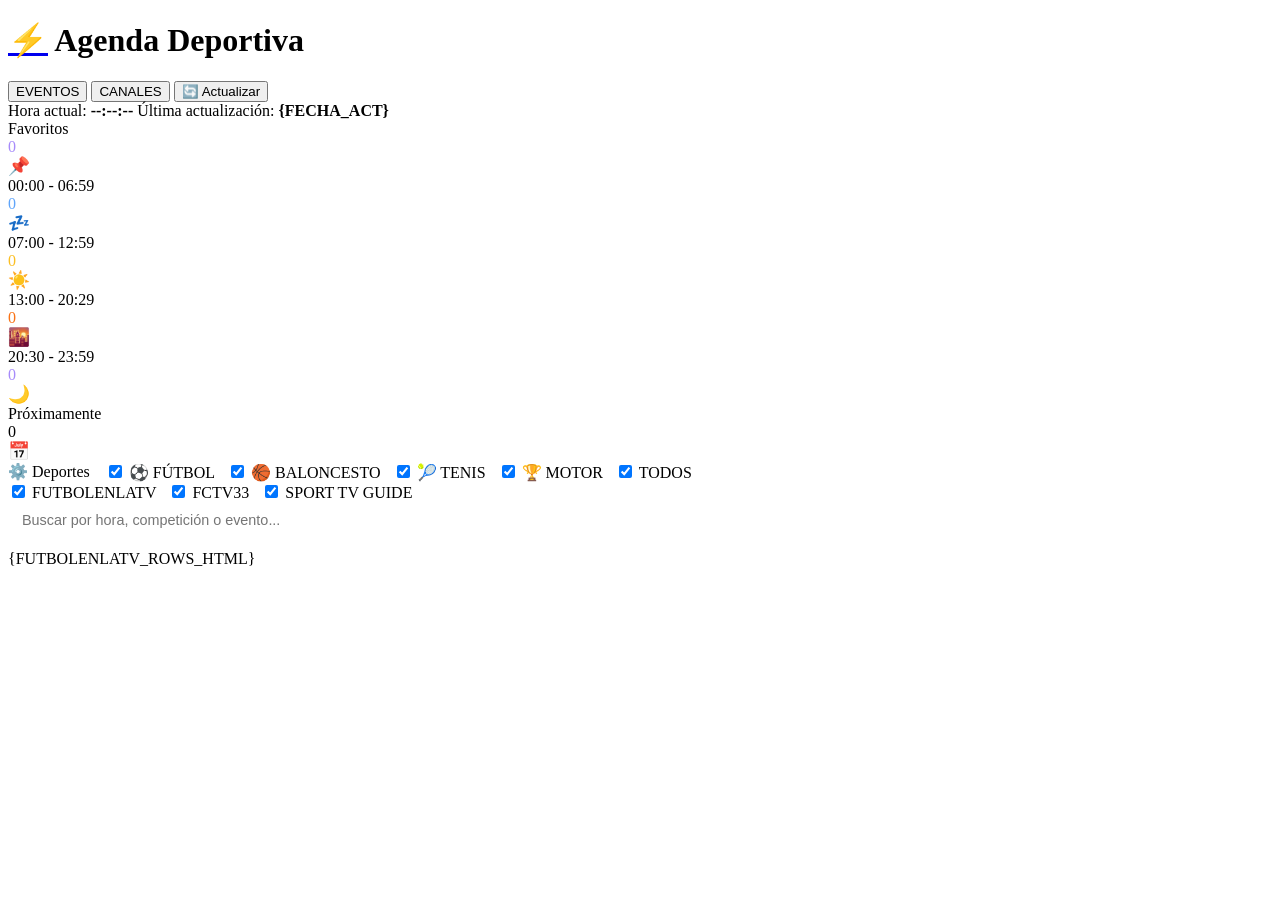
<file: agenda.html>
<!DOCTYPE html>
<html lang="es">
<head>
    <meta charset="UTF-8">
    <meta name="viewport" content="width=device-width, initial-scale=1.0">
    <title>Agenda Deportiva</title>
    <link href="https://fonts.googleapis.com/css2?family=Inter:wght@400;500;600;700;800&display=swap" rel="stylesheet">
    <style>
{AGENDA_CSS}
    </style>
</head>
<body>
<div class="container">
    <div class="sticky-panel" id="stickyPanel">
    <header>
        <div><h1><a href="https://daddylive.pk/" target="_blank" class="icon-link" title="Abrir DaddyLive HD">⚡</a> Agenda Deportiva</h1></div>
        <div class="header-controls">
            <button class="nav-tab-btn active" id="btn-view-futbolenlatv" onclick="switchView('futbolenlatv')">EVENTOS</button>
            <button class="nav-tab-btn" id="btn-view-channels" onclick="switchView('channels')">CANALES</button>
            <button class="btn-update" onclick="location.reload()">🔄 Actualizar</button>
        </div>
        <div class="last-update">
            <span>Hora actual: <strong id="liveClock">--:--:--</strong></span>
            <span>Última actualización: <strong>{FECHA_ACT}</strong></span>
        </div>
    </header>

    <div id="futbolenlatv-controls">
        <div class="stats-grid">
            <div class="stat-card active-card" id="card-favoritos" onclick="setFilter('favoritos')">
                <div><div class="lbl">Favoritos</div><div class="val" style="color:#a78bfa">0</div></div><div style="font-size:1.1rem">📌</div>
            </div>
            <div class="stat-card" id="card-madrugada" onclick="setFilter('madrugada')">
                <div><div class="lbl">00:00 - 06:59</div><div class="val" style="color:#60a5fa">0</div></div><div style="font-size:1.1rem">💤</div>
            </div>
            <div class="stat-card" id="card-manana" onclick="setFilter('manana')">
                <div><div class="lbl">07:00 - 12:59</div><div class="val" style="color:#fbbf24">0</div></div><div style="font-size:1.1rem">☀️</div>
            </div>
            <div class="stat-card" id="card-tarde" onclick="setFilter('tarde')">
                <div><div class="lbl">13:00 - 20:29</div><div class="val" style="color:#f97316">0</div></div><div style="font-size:1.1rem">🌇</div>
            </div>
            <div class="stat-card" id="card-noche" onclick="setFilter('noche')">
                <div><div class="lbl">20:30 - 23:59</div><div class="val" style="color:#a78bfa">0</div></div><div style="font-size:1.1rem">🌙</div>
            </div>
            <div class="stat-card" id="card-proximamente" onclick="setFilter('proximamente')">
                <div><div class="lbl">Próximamente</div><div class="val">0</div></div><div style="font-size:1.1rem">📅</div>
            </div>
        </div>

        <div class="comp-filter-panel">
            <div class="comp-filter-header">
                <div style="display: flex; gap: 15px; align-items: center; flex-wrap: wrap;">
                    <span>⚙️ Deportes</span>
                    <div class="comp-checkboxes" style="display: flex; gap: 12px; align-items: center; flex-wrap: wrap;">
                        <label><input type="checkbox" class="comp-chk" id="chk-futbol" value="futbol" checked onchange="handleSportChange('futbol')"> ⚽ FÚTBOL</label>
                        <label><input type="checkbox" class="comp-chk" id="chk-baloncesto" value="baloncesto" checked onchange="handleSportChange('baloncesto')"> 🏀 BALONCESTO</label>
                        <label><input type="checkbox" class="comp-chk" id="chk-tenis" value="tenis" checked onchange="handleSportChange('tenis')"> 🎾 TENIS</label>
                        <label><input type="checkbox" class="comp-chk" id="chk-motor" value="motor" checked onchange="handleSportChange('motor')"> 🏆 MOTOR</label>
                        <label><input type="checkbox" class="comp-chk" id="chk-todos" value="todos" checked onchange="handleSportChange('todos')"> TODOS</label>
                    </div>
                </div>
                <div style="display: flex; gap: 15px; align-items: center; flex-wrap: wrap;">
                    <div class="comp-checkboxes" style="display: flex; gap: 12px; align-items: center; flex-wrap: wrap;">
                        <label><input type="checkbox" class="source-chk" id="chk-futbolenlatv" value="futbolenlatv" checked onchange="handleSourceChange('futbolenlatv')"> FUTBOLENLATV</label>
                        <label><input type="checkbox" class="source-chk" id="chk-fctv33" value="fctv33" checked onchange="handleSourceChange('fctv33')"> FCTV33</label>
                        <label><input type="checkbox" class="source-chk" id="chk-cdnlive" value="cdnlive" checked onchange="handleSourceChange('cdnlive')"> SPORT TV GUIDE</label>
                    </div>
                </div>
            </div>
        </div>

        <div class="search-wrapper" style="position: relative; margin-bottom: 12px;">
            <input type="text" id="agendaSearch" placeholder="Buscar por hora, competición o evento..." oninput="toggleClearBtn('agendaSearch', 'clearAgendaSearch'); applyFilters()" style="width: 100%; padding: 10px 36px 10px 14px; background: var(--card-bg); border: 1px solid var(--border-color); border-radius: 8px; color: var(--text-main); font-size: 0.9rem;">
            <button type="button" id="clearAgendaSearch" onclick="clearSearchInput('agendaSearch', 'clearAgendaSearch', applyFilters)" title="Borrar búsqueda" style="display: none; position: absolute; right: 10px; top: 50%; transform: translateY(-50%); background: none; border: none; color: var(--text-muted); font-size: 1rem; font-weight: 700; cursor: pointer; padding: 2px 6px; line-height: 1;">✕</button>
        </div>
    </div>

    <div id="channels-controls" style="display: none; margin-bottom: 10px;">
        <div class="search-wrapper" style="position: relative; margin-bottom: 8px;">
            <input type="text" id="channelSearch" placeholder="Buscar canal..." oninput="toggleClearBtn('channelSearch', 'clearChannelSearch'); filterChannels()" style="width: 100%; padding: 10px 36px 10px 14px; background: var(--card-bg); border: 1px solid var(--border-color); border-radius: 8px; color: var(--text-main); font-size: 0.9rem;">
            <button type="button" id="clearChannelSearch" onclick="clearSearchInput('channelSearch', 'clearChannelSearch', filterChannels)" title="Borrar búsqueda" style="display: none; position: absolute; right: 10px; top: 50%; transform: translateY(-50%); background: none; border: none; color: var(--text-muted); font-size: 1rem; font-weight: 700; cursor: pointer; padding: 2px 6px; line-height: 1;">✕</button>
        </div>
        <div style="display: flex; flex-wrap: wrap; gap: 4px; justify-content: center;">
            <button class="letter-btn active" data-mode="FAVORITOS" onclick="filterChannelsByLetter('FAVORITOS')">⭐ Favoritos</button>
            <button class="letter-btn" data-mode="Todos" onclick="filterChannelsByLetter('Todos')">Todos</button>
            <button class="letter-btn" data-mode="#" onclick="filterChannelsByLetter('#')">#</button>
            <button class="letter-btn" data-mode="A" onclick="filterChannelsByLetter('A')">A</button>
            <button class="letter-btn" data-mode="B" onclick="filterChannelsByLetter('B')">B</button>
            <button class="letter-btn" data-mode="C" onclick="filterChannelsByLetter('C')">C</button>
            <button class="letter-btn" data-mode="D" onclick="filterChannelsByLetter('D')">D</button>
            <button class="letter-btn" data-mode="E" onclick="filterChannelsByLetter('E')">E</button>
            <button class="letter-btn" data-mode="F" onclick="filterChannelsByLetter('F')">F</button>
            <button class="letter-btn" data-mode="G" onclick="filterChannelsByLetter('G')">G</button>
            <button class="letter-btn" data-mode="H" onclick="filterChannelsByLetter('H')">H</button>
            <button class="letter-btn" data-mode="I" onclick="filterChannelsByLetter('I')">I</button>
            <button class="letter-btn" data-mode="J" onclick="filterChannelsByLetter('J')">J</button>
            <button class="letter-btn" data-mode="K" onclick="filterChannelsByLetter('K')">K</button>
            <button class="letter-btn" data-mode="L" onclick="filterChannelsByLetter('L')">L</button>
            <button class="letter-btn" data-mode="M" onclick="filterChannelsByLetter('M')">M</button>
            <button class="letter-btn" data-mode="N" onclick="filterChannelsByLetter('N')">N</button>
            <button class="letter-btn" data-mode="O" onclick="filterChannelsByLetter('O')">O</button>
            <button class="letter-btn" data-mode="P" onclick="filterChannelsByLetter('P')">P</button>
            <button class="letter-btn" data-mode="Q" onclick="filterChannelsByLetter('Q')">Q</button>
            <button class="letter-btn" data-mode="R" onclick="filterChannelsByLetter('R')">R</button>
            <button class="letter-btn" data-mode="S" onclick="filterChannelsByLetter('S')">S</button>
            <button class="letter-btn" data-mode="T" onclick="filterChannelsByLetter('T')">T</button>
            <button class="letter-btn" data-mode="U" onclick="filterChannelsByLetter('U')">U</button>
            <button class="letter-btn" data-mode="V" onclick="filterChannelsByLetter('V')">V</button>
            <button class="letter-btn" data-mode="W" onclick="filterChannelsByLetter('W')">W</button>
            <button class="letter-btn" data-mode="X" onclick="filterChannelsByLetter('X')">X</button>
            <button class="letter-btn" data-mode="Y" onclick="filterChannelsByLetter('Y')">Y</button>
            <button class="letter-btn" data-mode="Z" onclick="filterChannelsByLetter('Z')">Z</button>
        </div>
    </div>
    </div>

    <div class="table-card" id="futbolenlatv-view-container">
        <div class="events-stack" id="futbolenlatvTable">
            {FUTBOLENLATV_ROWS_HTML}
        </div>
    </div>

    <div class="table-card" id="channels-view-container" style="display: none;">
        <div id="sportTvGuideEventsPanel" style="display: none; padding: 14px 16px;"></div>
        <div id="channelsGrid" class="channels-grid">
            <div class="empty-state">Cargando canales...</div>
        </div>
    </div>
</div>

<dialog id="player-dialog">
    <div class="player-head">
        <strong id="player-title" style="color: #38bdf8; font-size: 0.95rem;">Reproductor</strong>
        <button onclick="closePlayerModal()" style="background: none; border: none; color: var(--text-muted); font-size: 1.2rem; cursor: pointer;">✕</button>
    </div>
    <div class="player-body" id="player-content"></div>
</dialog>

<script>
{AGENDA_JS}
</script>
</body>
</html>
</file>
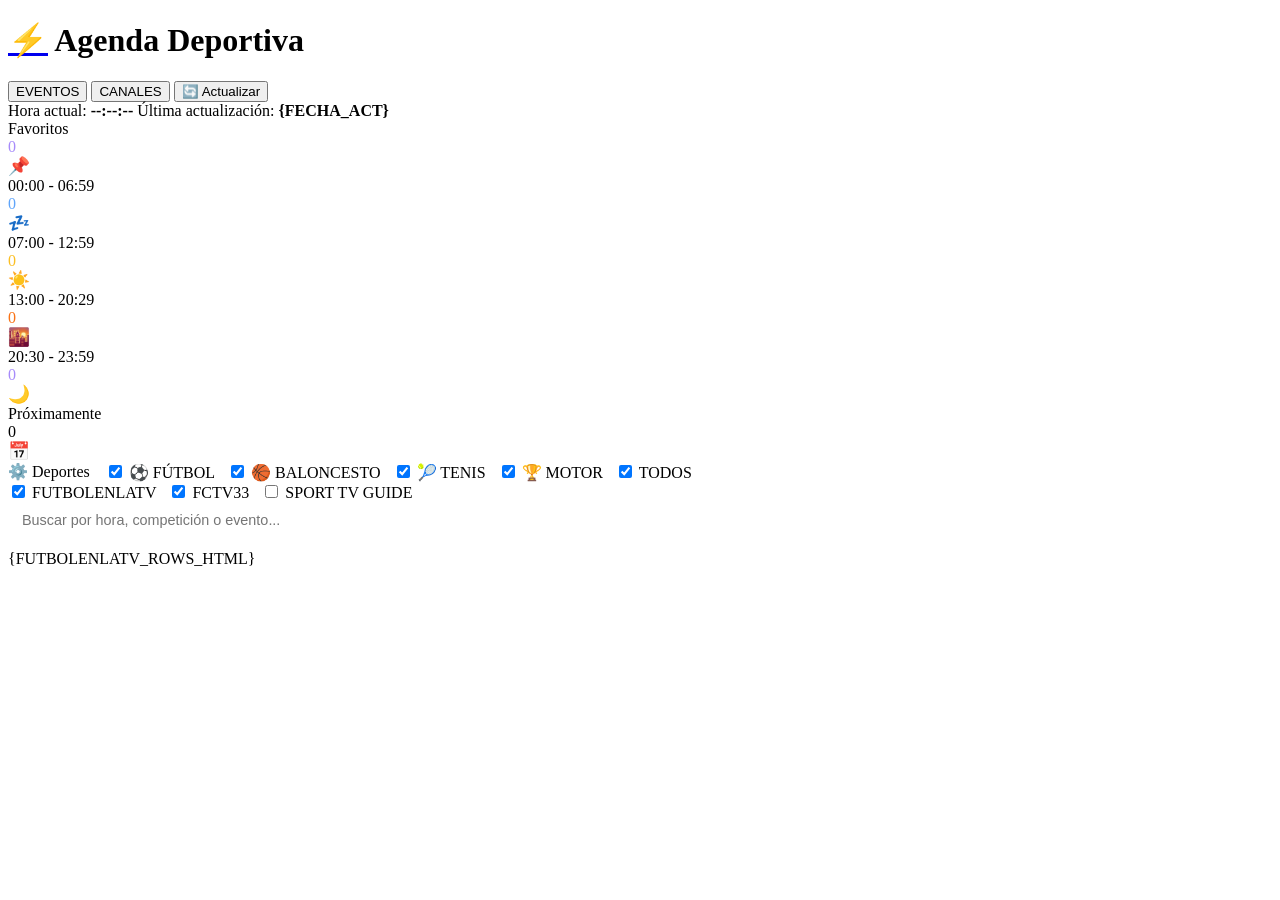
<file: templates/agenda.html>
<!DOCTYPE html>
<html lang="es">
<head>
    <meta charset="UTF-8">
    <meta name="viewport" content="width=device-width, initial-scale=1.0">
    <title>Agenda Deportiva</title>
    <link href="https://fonts.googleapis.com/css2?family=Inter:wght@400;500;600;700;800&display=swap" rel="stylesheet">
    <style>
{AGENDA_CSS}
    </style>
</head>
<body>
<div class="container">
    <div class="sticky-panel" id="stickyPanel">
    <header>
        <div><h1><a href="https://daddylive.pk/" target="_blank" class="icon-link" title="Abrir DaddyLive HD">⚡</a> Agenda Deportiva</h1></div>
        <div class="header-controls">
            <button class="nav-tab-btn active" id="btn-view-futbolenlatv" onclick="switchView('futbolenlatv')">EVENTOS</button>
            <button class="nav-tab-btn" id="btn-view-channels" onclick="switchView('channels')">CANALES</button>
            <button class="btn-update" onclick="location.reload()">🔄 Actualizar</button>
        </div>
        <div class="last-update">
            <span>Hora actual: <strong id="liveClock">--:--:--</strong></span>
            <span>Última actualización: <strong>{FECHA_ACT}</strong></span>
        </div>
    </header>

    <div id="futbolenlatv-controls">
        <div class="stats-grid">
            <div class="stat-card active-card" id="card-favoritos" onclick="setFilter('favoritos')">
                <div><div class="lbl">Favoritos</div><div class="val" style="color:#a78bfa">0</div></div><div style="font-size:1.1rem">📌</div>
            </div>
            <div class="stat-card" id="card-madrugada" onclick="setFilter('madrugada')">
                <div><div class="lbl">00:00 - 06:59</div><div class="val" style="color:#60a5fa">0</div></div><div style="font-size:1.1rem">💤</div>
            </div>
            <div class="stat-card" id="card-manana" onclick="setFilter('manana')">
                <div><div class="lbl">07:00 - 12:59</div><div class="val" style="color:#fbbf24">0</div></div><div style="font-size:1.1rem">☀️</div>
            </div>
            <div class="stat-card" id="card-tarde" onclick="setFilter('tarde')">
                <div><div class="lbl">13:00 - 20:29</div><div class="val" style="color:#f97316">0</div></div><div style="font-size:1.1rem">🌇</div>
            </div>
            <div class="stat-card" id="card-noche" onclick="setFilter('noche')">
                <div><div class="lbl">20:30 - 23:59</div><div class="val" style="color:#a78bfa">0</div></div><div style="font-size:1.1rem">🌙</div>
            </div>
            <div class="stat-card" id="card-proximamente" onclick="setFilter('proximamente')">
                <div><div class="lbl">Próximamente</div><div class="val">0</div></div><div style="font-size:1.1rem">📅</div>
            </div>
        </div>

        <div class="comp-filter-panel">
            <div class="comp-filter-header">
                <div style="display: flex; gap: 15px; align-items: center; flex-wrap: wrap;">
                    <span>⚙️ Deportes</span>
                    <div class="comp-checkboxes" style="display: flex; gap: 12px; align-items: center; flex-wrap: wrap;">
                        <label><input type="checkbox" class="comp-chk" id="chk-futbol" value="futbol" checked onchange="handleSportChange('futbol')"> ⚽ FÚTBOL</label>
                        <label><input type="checkbox" class="comp-chk" id="chk-baloncesto" value="baloncesto" checked onchange="handleSportChange('baloncesto')"> 🏀 BALONCESTO</label>
                        <label><input type="checkbox" class="comp-chk" id="chk-tenis" value="tenis" checked onchange="handleSportChange('tenis')"> 🎾 TENIS</label>
                        <label><input type="checkbox" class="comp-chk" id="chk-motor" value="motor" checked onchange="handleSportChange('motor')"> 🏆 MOTOR</label>
                        <label><input type="checkbox" class="comp-chk" id="chk-todos" value="todos" checked onchange="handleSportChange('todos')"> TODOS</label>
                    </div>
                </div>
                <div style="display: flex; gap: 15px; align-items: center; flex-wrap: wrap;">
                    <div class="comp-checkboxes" style="display: flex; gap: 12px; align-items: center; flex-wrap: wrap;">
                        <label><input type="checkbox" class="source-chk" id="chk-futbolenlatv" value="futbolenlatv" checked onchange="handleSourceChange('futbolenlatv')"> FUTBOLENLATV</label>
                        <label><input type="checkbox" class="source-chk" id="chk-fctv33" value="fctv33" checked onchange="handleSourceChange('fctv33')"> FCTV33</label>
                        <label><input type="checkbox" class="source-chk" id="chk-cdnlive" value="cdnlive" onchange="handleSourceChange('cdnlive')"> SPORT TV GUIDE</label>
                    </div>
                </div>
            </div>
        </div>

        <div class="search-wrapper" style="position: relative; margin-bottom: 12px;">
            <input type="text" id="agendaSearch" placeholder="Buscar por hora, competición o evento..." oninput="toggleClearBtn('agendaSearch', 'clearAgendaSearch'); applyFilters()" style="width: 100%; padding: 10px 36px 10px 14px; background: var(--card-bg); border: 1px solid var(--border-color); border-radius: 8px; color: var(--text-main); font-size: 0.9rem;">
            <button type="button" id="clearAgendaSearch" onclick="clearSearchInput('agendaSearch', 'clearAgendaSearch', applyFilters)" title="Borrar búsqueda" style="display: none; position: absolute; right: 10px; top: 50%; transform: translateY(-50%); background: none; border: none; color: var(--text-muted); font-size: 1rem; font-weight: 700; cursor: pointer; padding: 2px 6px; line-height: 1;">✕</button>
        </div>
    </div>

    <div id="channels-controls" style="display: none; margin-bottom: 10px;">
        <div class="search-wrapper" style="position: relative; margin-bottom: 8px;">
            <input type="text" id="channelSearch" placeholder="Buscar canal..." oninput="toggleClearBtn('channelSearch', 'clearChannelSearch'); filterChannels()" style="width: 100%; padding: 10px 36px 10px 14px; background: var(--card-bg); border: 1px solid var(--border-color); border-radius: 8px; color: var(--text-main); font-size: 0.9rem;">
            <button type="button" id="clearChannelSearch" onclick="clearSearchInput('channelSearch', 'clearChannelSearch', filterChannels)" title="Borrar búsqueda" style="display: none; position: absolute; right: 10px; top: 50%; transform: translateY(-50%); background: none; border: none; color: var(--text-muted); font-size: 1rem; font-weight: 700; cursor: pointer; padding: 2px 6px; line-height: 1;">✕</button>
        </div>
        <div style="display: flex; flex-wrap: wrap; gap: 4px; justify-content: center;">
            <button class="letter-btn active" data-mode="FAVORITOS" onclick="filterChannelsByLetter('FAVORITOS')">⭐ Favoritos</button>
            <button class="letter-btn" data-mode="Todos" onclick="filterChannelsByLetter('Todos')">Todos</button>
            <button class="letter-btn" data-mode="#" onclick="filterChannelsByLetter('#')">#</button>
            <button class="letter-btn" data-mode="A" onclick="filterChannelsByLetter('A')">A</button>
            <button class="letter-btn" data-mode="B" onclick="filterChannelsByLetter('B')">B</button>
            <button class="letter-btn" data-mode="C" onclick="filterChannelsByLetter('C')">C</button>
            <button class="letter-btn" data-mode="D" onclick="filterChannelsByLetter('D')">D</button>
            <button class="letter-btn" data-mode="E" onclick="filterChannelsByLetter('E')">E</button>
            <button class="letter-btn" data-mode="F" onclick="filterChannelsByLetter('F')">F</button>
            <button class="letter-btn" data-mode="G" onclick="filterChannelsByLetter('G')">G</button>
            <button class="letter-btn" data-mode="H" onclick="filterChannelsByLetter('H')">H</button>
            <button class="letter-btn" data-mode="I" onclick="filterChannelsByLetter('I')">I</button>
            <button class="letter-btn" data-mode="J" onclick="filterChannelsByLetter('J')">J</button>
            <button class="letter-btn" data-mode="K" onclick="filterChannelsByLetter('K')">K</button>
            <button class="letter-btn" data-mode="L" onclick="filterChannelsByLetter('L')">L</button>
            <button class="letter-btn" data-mode="M" onclick="filterChannelsByLetter('M')">M</button>
            <button class="letter-btn" data-mode="N" onclick="filterChannelsByLetter('N')">N</button>
            <button class="letter-btn" data-mode="O" onclick="filterChannelsByLetter('O')">O</button>
            <button class="letter-btn" data-mode="P" onclick="filterChannelsByLetter('P')">P</button>
            <button class="letter-btn" data-mode="Q" onclick="filterChannelsByLetter('Q')">Q</button>
            <button class="letter-btn" data-mode="R" onclick="filterChannelsByLetter('R')">R</button>
            <button class="letter-btn" data-mode="S" onclick="filterChannelsByLetter('S')">S</button>
            <button class="letter-btn" data-mode="T" onclick="filterChannelsByLetter('T')">T</button>
            <button class="letter-btn" data-mode="U" onclick="filterChannelsByLetter('U')">U</button>
            <button class="letter-btn" data-mode="V" onclick="filterChannelsByLetter('V')">V</button>
            <button class="letter-btn" data-mode="W" onclick="filterChannelsByLetter('W')">W</button>
            <button class="letter-btn" data-mode="X" onclick="filterChannelsByLetter('X')">X</button>
            <button class="letter-btn" data-mode="Y" onclick="filterChannelsByLetter('Y')">Y</button>
            <button class="letter-btn" data-mode="Z" onclick="filterChannelsByLetter('Z')">Z</button>
        </div>
    </div>
    </div>

    <div class="table-card" id="futbolenlatv-view-container">
        <div class="events-stack" id="futbolenlatvTable">
            {FUTBOLENLATV_ROWS_HTML}
        </div>
    </div>

    <div class="table-card" id="channels-view-container" style="display: none;">
        <div id="sportTvGuideEventsPanel" style="display: none; padding: 14px 16px;"></div>
        <div id="channelsGrid" class="channels-grid">
            <div class="empty-state">Cargando canales...</div>
        </div>
    </div>
</div>

<dialog id="player-dialog">
    <div class="player-head">
        <strong id="player-title" style="color: #38bdf8; font-size: 0.95rem;">Reproductor</strong>
        <button onclick="closePlayerModal()" style="background: none; border: none; color: var(--text-muted); font-size: 1.2rem; cursor: pointer;">✕</button>
    </div>
    <div class="player-body" id="player-content"></div>
</dialog>

<script>
{AGENDA_JS}
</script>
</body>
</html>
</file>
